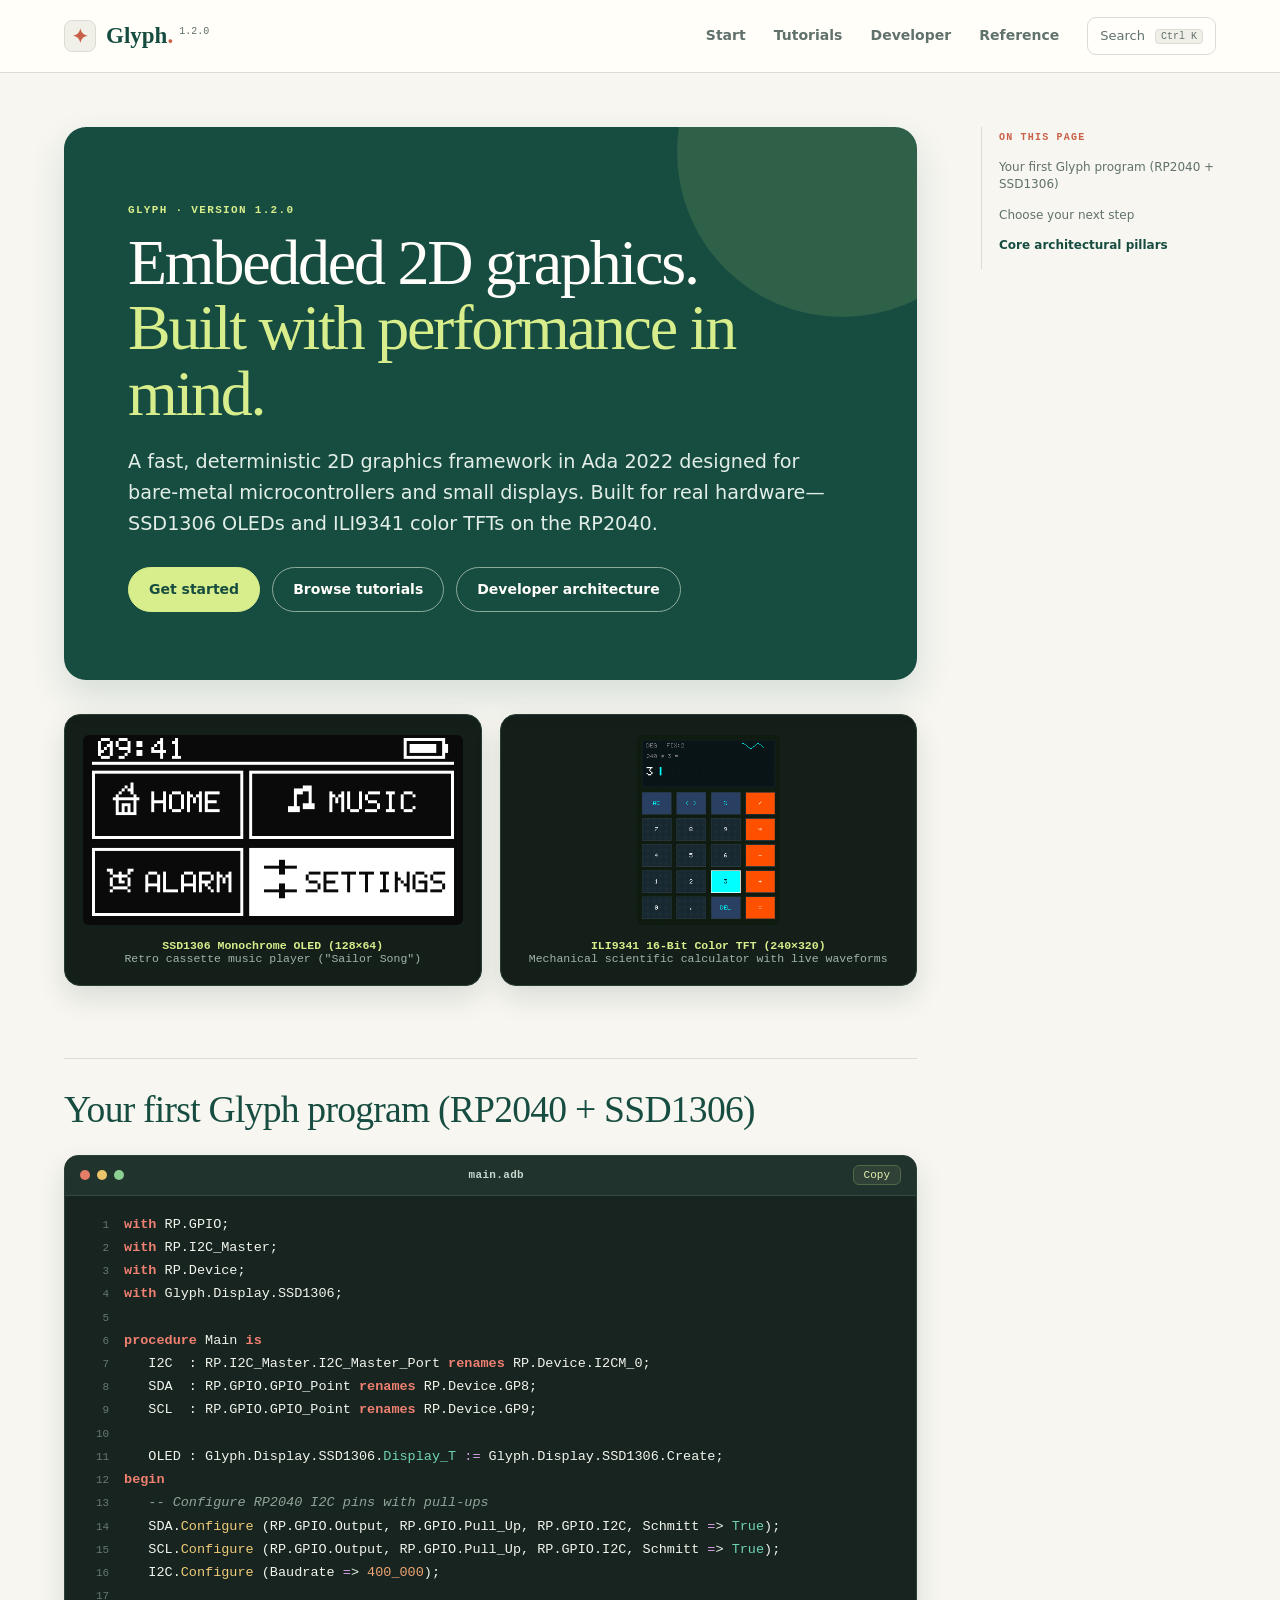
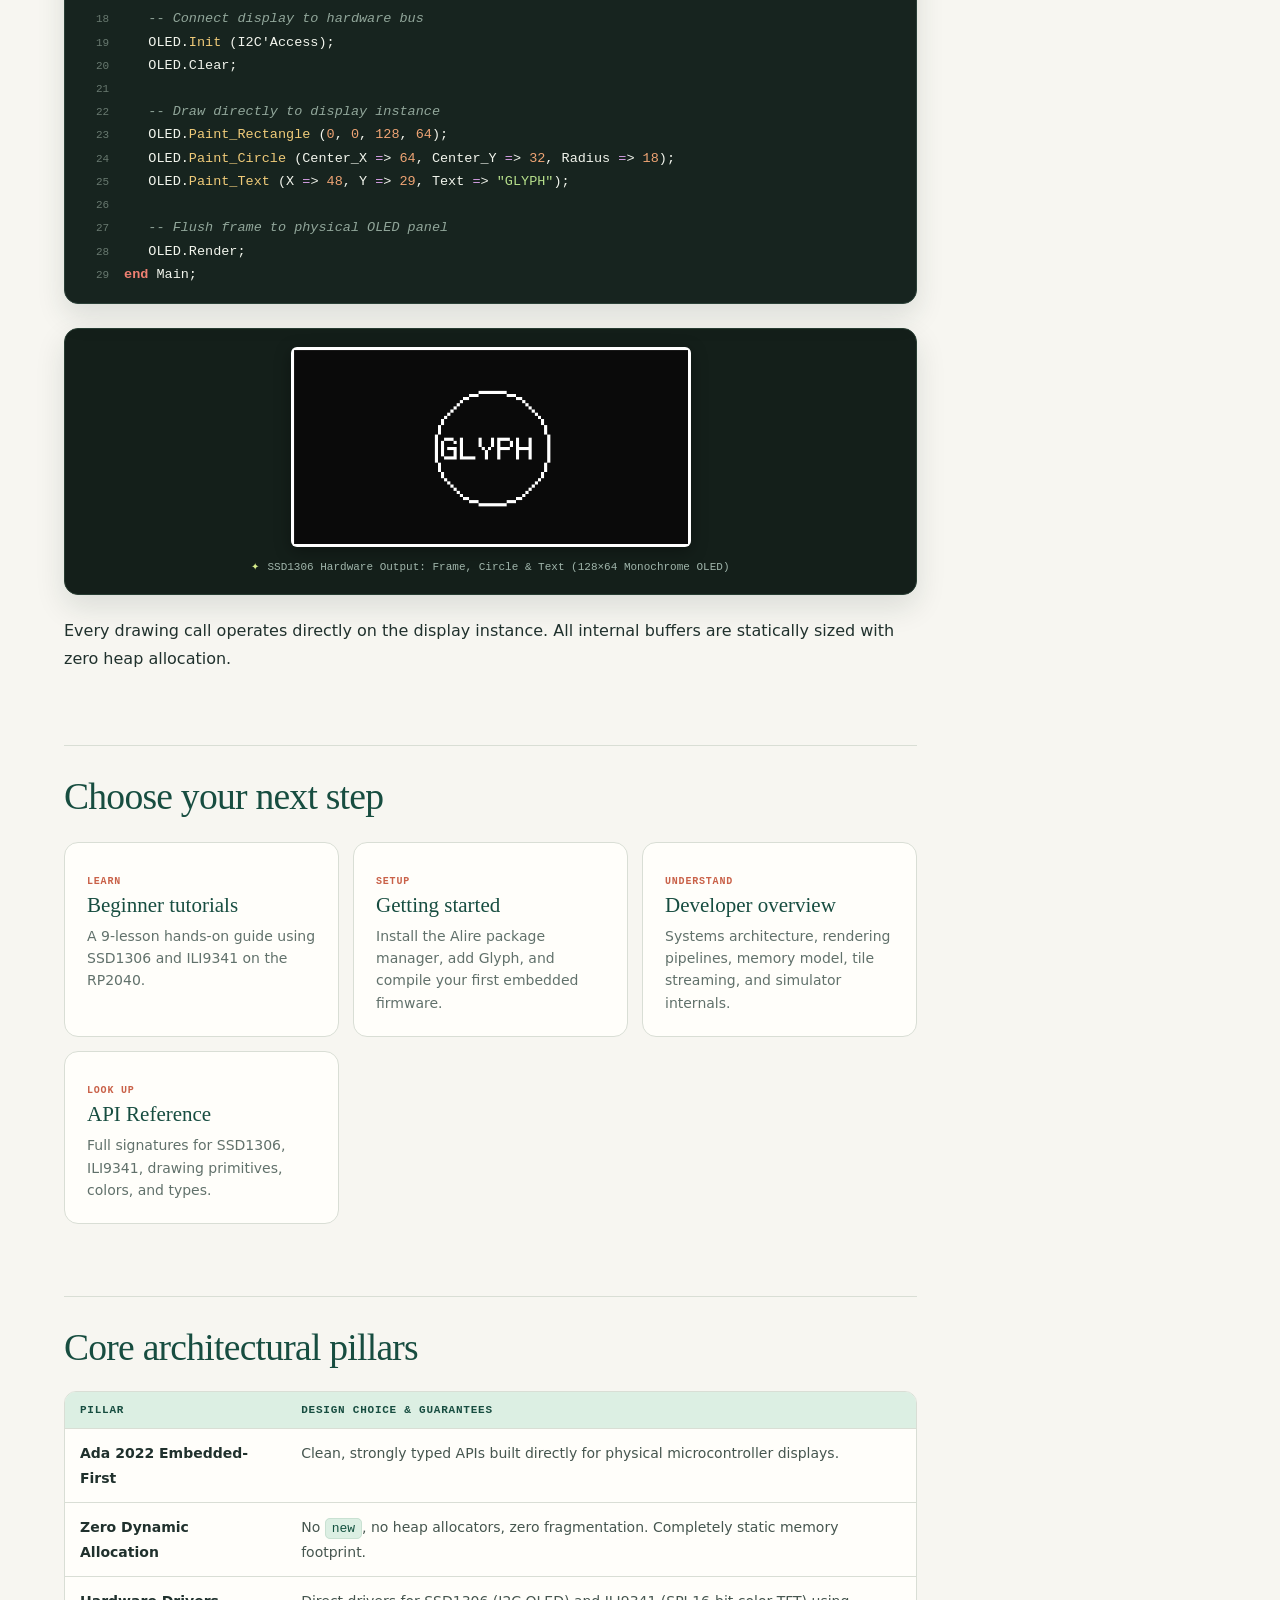
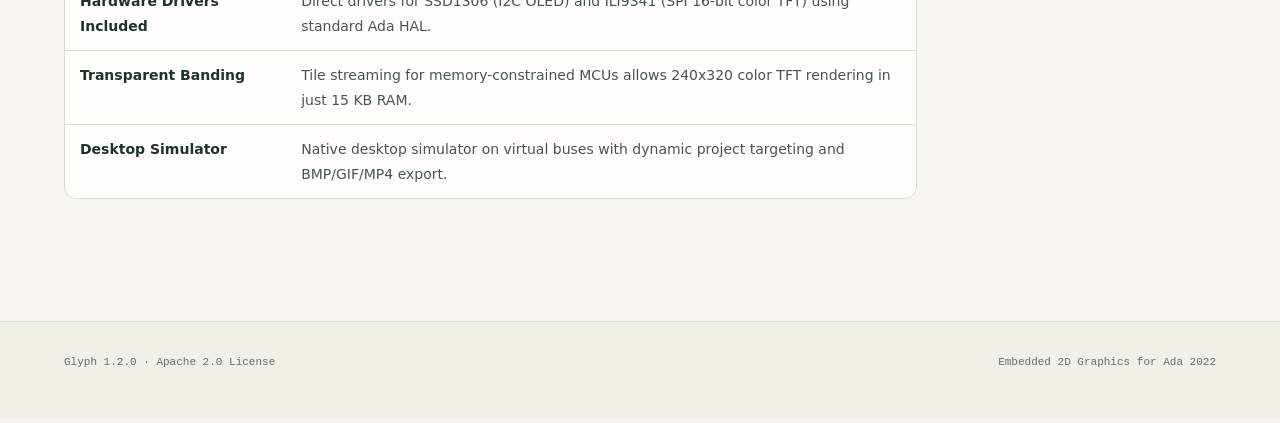
<file: docs/index.html>
<!doctype html><html lang="en"><head><meta charset="utf-8"><meta name="viewport" content="width=device-width,initial-scale=1"><title>Overview · Glyph 1.2.0</title><link rel="stylesheet" href="styles.css"><link rel="icon" href="data:image/svg+xml,<svg xmlns=%22http://www.w3.org/2000/svg%22 viewBox=%220 0 100 100%22><text y=%22.88em%22 font-size=%2286%22 fill=%22%23c96148%22>✦</text></svg>"></head><body data-r=""><header><div class="w"><a class="brand" href="index.html"><span class="brand-mark">✦</span><span>Glyph<i>.</i><sup>1.2.0</sup></span></a><nav><a href="getting-started.html">Start</a><a href="tutorials/index.html">Tutorials</a><a href="developer-overview.html">Developer</a><a href="reference.html">Reference</a></nav><button class="sb" id="sk">Search <kbd>Ctrl K</kbd></button><button class="mb" id="mb" aria-label="Menu">≡</button></div></header><div class="w doc"><article>

<div class="hero">
  <p class="eb">Glyph · version 1.2.0</p>
  <h1>Embedded 2D graphics.<br><em>Built with performance in mind.</em></h1>
  <p class="lead">A fast, deterministic 2D graphics framework in Ada 2022 designed for bare-metal microcontrollers and small displays. Built for real hardware—SSD1306 OLEDs and ILI9341 color TFTs on the RP2040.</p>
  <div class="cta"><a class="btn p" href="getting-started.html">Get started</a><a class="btn" href="tutorials/index.html">Browse tutorials</a><a class="btn" href="developer-overview.html">Developer architecture</a></div>
</div>

<div class="showcase-banner">
  <div class="showcase-item">
    <img src="assets/ssd1306_animation.gif" alt="SSD1306 Music Player" height="190">
    <span><b>SSD1306 Monochrome OLED (128×64)</b><br>Retro cassette music player ("Sailor Song")</span>
  </div>
  <div class="showcase-item">
    <img src="assets/ili9341_animation.gif" alt="ILI9341 Calculator" height="190">
    <span><b>ILI9341 16-Bit Color TFT (240×320)</b><br>Mechanical scientific calculator with live waveforms</span>
  </div>
</div>

<h2 id="first-program">Your first Glyph program (RP2040 + SSD1306)</h2>
<pre><code>with RP.GPIO;
with RP.I2C_Master;
with RP.Device;
with Glyph.Display.SSD1306;

procedure Main is
   I2C  : RP.I2C_Master.I2C_Master_Port renames RP.Device.I2CM_0;
   SDA  : RP.GPIO.GPIO_Point renames RP.Device.GP8;
   SCL  : RP.GPIO.GPIO_Point renames RP.Device.GP9;

   OLED : Glyph.Display.SSD1306.Display_T := Glyph.Display.SSD1306.Create;
begin
   -- Configure RP2040 I2C pins with pull-ups
   SDA.Configure (RP.GPIO.Output, RP.GPIO.Pull_Up, RP.GPIO.I2C, Schmitt => True);
   SCL.Configure (RP.GPIO.Output, RP.GPIO.Pull_Up, RP.GPIO.I2C, Schmitt => True);
   I2C.Configure (Baudrate => 400_000);

   -- Connect display to hardware bus
   OLED.Init (I2C'Access);
   OLED.Clear;

   -- Draw directly to display instance
   OLED.Paint_Rectangle (0, 0, 128, 64);
   OLED.Paint_Circle (Center_X => 64, Center_Y => 32, Radius => 18);
   OLED.Paint_Text (X => 48, Y => 29, Text => "GLYPH");

   -- Flush frame to physical OLED panel
   OLED.Render;
end Main;</code></pre>

<div class="display-preview">
  <img src="assets/first_program.gif" alt="First Program Output on SSD1306" width="400">
  <div class="caption">SSD1306 Hardware Output: Frame, Circle &amp; Text (128×64 Monochrome OLED)</div>
</div>

<p>Every drawing call operates directly on the display instance. All internal buffers are statically sized with zero heap allocation.</p>

<h2 id="learn">Choose your next step</h2>
<div class="grid">
  <a class="card" href="tutorials/index.html">
    <small>LEARN</small>
    <b>Beginner tutorials</b>
    <span>A 9-lesson hands-on guide using SSD1306 and ILI9341 on the RP2040.</span>
  </a>
  <a class="card" href="getting-started.html">
    <small>SETUP</small>
    <b>Getting started</b>
    <span>Install the Alire package manager, add Glyph, and compile your first embedded firmware.</span>
  </a>
  <a class="card" href="developer-overview.html">
    <small>UNDERSTAND</small>
    <b>Developer overview</b>
    <span>Systems architecture, rendering pipelines, memory model, tile streaming, and simulator internals.</span>
  </a>
  <a class="card" href="reference.html">
    <small>LOOK UP</small>
    <b>API Reference</b>
    <span>Full signatures for SSD1306, ILI9341, drawing primitives, colors, and types.</span>
  </a>
</div>

<h2 id="pillars">Core architectural pillars</h2>
<table>
  <tr><th>Pillar<th>Design Choice &amp; Guarantees</tr>
  <tr><td><b>Ada 2022 Embedded-First</b><td>Clean, strongly typed APIs built directly for physical microcontroller displays.</td></tr>
  <tr><td><b>Zero Dynamic Allocation</b><td>No <code>new</code>, no heap allocators, zero fragmentation. Completely static memory footprint.</td></tr>
  <tr><td><b>Hardware Drivers Included</b><td>Direct drivers for SSD1306 (I2C OLED) and ILI9341 (SPI 16-bit color TFT) using standard Ada HAL.</td></tr>
  <tr><td><b>Transparent Banding</b><td>Tile streaming for memory-constrained MCUs allows 240x320 color TFT rendering in just 15 KB RAM.</td></tr>
  <tr><td><b>Desktop Simulator</b><td>Native desktop simulator on virtual buses with dynamic project targeting and BMP/GIF/MP4 export.</td></tr>
</table>

</article><aside id="toc"></aside></div>

<footer><div class="w"><span>Glyph 1.2.0 · Apache 2.0 License</span><span>Embedded 2D Graphics for Ada 2022</span></div></footer>

<div id="pal"><div><input id="pi" placeholder="Search Glyph documentation…"><div id="pl"></div></div></div>

<script src="docs.js"></script>
</body></html>
</file>
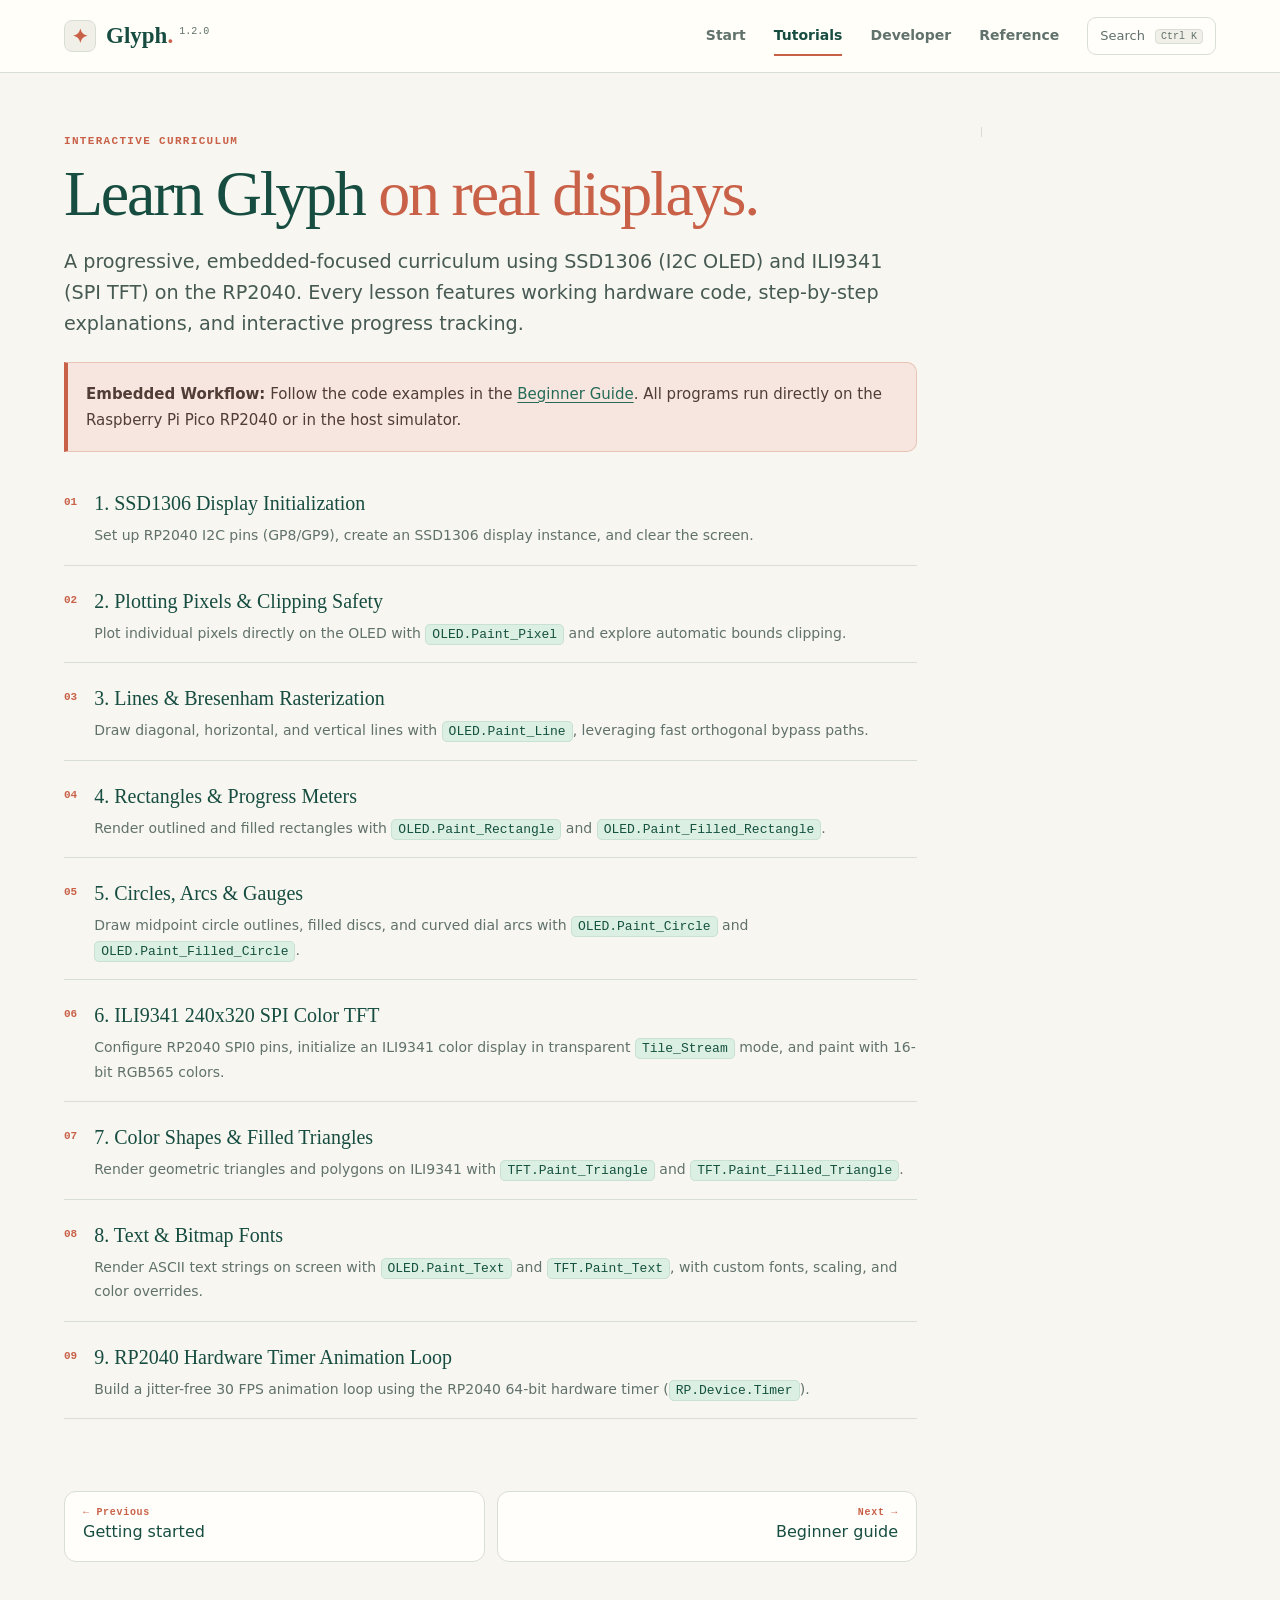
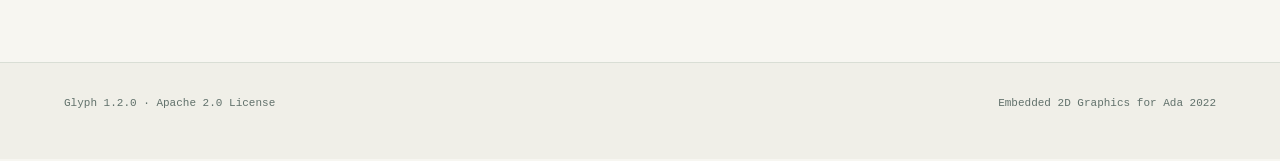
<file: docs/tutorials/index.html>
<!doctype html><html lang="en"><head><meta charset="utf-8"><meta name="viewport" content="width=device-width,initial-scale=1"><title>Tutorials · Glyph 1.2.0</title><link rel="stylesheet" href="../styles.css"><link rel="icon" href="data:image/svg+xml,<svg xmlns=%22http://www.w3.org/2000/svg%22 viewBox=%220 0 100 100%22><text y=%22.88em%22 font-size=%2286%22 fill=%22%23c96148%22>✦</text></svg>"></head><body data-r="../"><header><div class="w"><a class="brand" href="../index.html"><span class="brand-mark">✦</span><span>Glyph<i>.</i><sup>1.2.0</sup></span></a><nav><a href="../getting-started.html">Start</a><a href="../tutorials/index.html" class="on">Tutorials</a><a href="../developer-overview.html">Developer</a><a href="../reference.html">Reference</a></nav><button class="sb" id="sk">Search <kbd>Ctrl K</kbd></button><button class="mb" id="mb" aria-label="Menu">≡</button></div></header><div class="w doc"><article>

<p class="eb">Interactive Curriculum</p>
<h1>Learn Glyph <em>on real displays.</em></h1>
<p class="lead">A progressive, embedded-focused curriculum using SSD1306 (I2C OLED) and ILI9341 (SPI TFT) on the RP2040. Every lesson features working hardware code, step-by-step explanations, and interactive progress tracking.</p>

<div class="note">
  <p><b>Embedded Workflow:</b> Follow the code examples in the <a href="beginner-guide.html">Beginner Guide</a>. All programs run directly on the Raspberry Pi Pico RP2040 or in the host simulator.</p>
</div>

<ol class="les">
  <li><div><a href="beginner-guide.html#l1">1. SSD1306 Display Initialization</a><p>Set up RP2040 I2C pins (GP8/GP9), create an SSD1306 display instance, and clear the screen.</p></div></li>
  <li><div><a href="beginner-guide.html#l2">2. Plotting Pixels &amp; Clipping Safety</a><p>Plot individual pixels directly on the OLED with <code>OLED.Paint_Pixel</code> and explore automatic bounds clipping.</p></div></li>
  <li><div><a href="beginner-guide.html#l3">3. Lines &amp; Bresenham Rasterization</a><p>Draw diagonal, horizontal, and vertical lines with <code>OLED.Paint_Line</code>, leveraging fast orthogonal bypass paths.</p></div></li>
  <li><div><a href="beginner-guide.html#l4">4. Rectangles &amp; Progress Meters</a><p>Render outlined and filled rectangles with <code>OLED.Paint_Rectangle</code> and <code>OLED.Paint_Filled_Rectangle</code>.</p></div></li>
  <li><div><a href="beginner-guide.html#l5">5. Circles, Arcs &amp; Gauges</a><p>Draw midpoint circle outlines, filled discs, and curved dial arcs with <code>OLED.Paint_Circle</code> and <code>OLED.Paint_Filled_Circle</code>.</p></div></li>
  <li><div><a href="beginner-guide.html#l6">6. ILI9341 240x320 SPI Color TFT</a><p>Configure RP2040 SPI0 pins, initialize an ILI9341 color display in transparent <code>Tile_Stream</code> mode, and paint with 16-bit RGB565 colors.</p></div></li>
  <li><div><a href="beginner-guide.html#l7">7. Color Shapes &amp; Filled Triangles</a><p>Render geometric triangles and polygons on ILI9341 with <code>TFT.Paint_Triangle</code> and <code>TFT.Paint_Filled_Triangle</code>.</p></div></li>
  <li><div><a href="beginner-guide.html#l8">8. Text &amp; Bitmap Fonts</a><p>Render ASCII text strings on screen with <code>OLED.Paint_Text</code> and <code>TFT.Paint_Text</code>, with custom fonts, scaling, and color overrides.</p></div></li>
  <li><div><a href="beginner-guide.html#l9">9. RP2040 Hardware Timer Animation Loop</a><p>Build a jitter-free 30 FPS animation loop using the RP2040 64-bit hardware timer (<code>RP.Device.Timer</code>).</p></div></li>
</ol>

<div class="pn">
  <a href="../getting-started.html"><small>← Previous</small>Getting started</a>
  <a href="beginner-guide.html"><small>Next →</small>Beginner guide</a>
</div>

</article><aside id="toc"></aside></div>

<footer><div class="w"><span>Glyph 1.2.0 · Apache 2.0 License</span><span>Embedded 2D Graphics for Ada 2022</span></div></footer>

<div id="pal"><div><input id="pi" placeholder="Search Glyph documentation…"><div id="pl"></div></div></div>

<script src="../docs.js"></script>
</body></html>
</file>
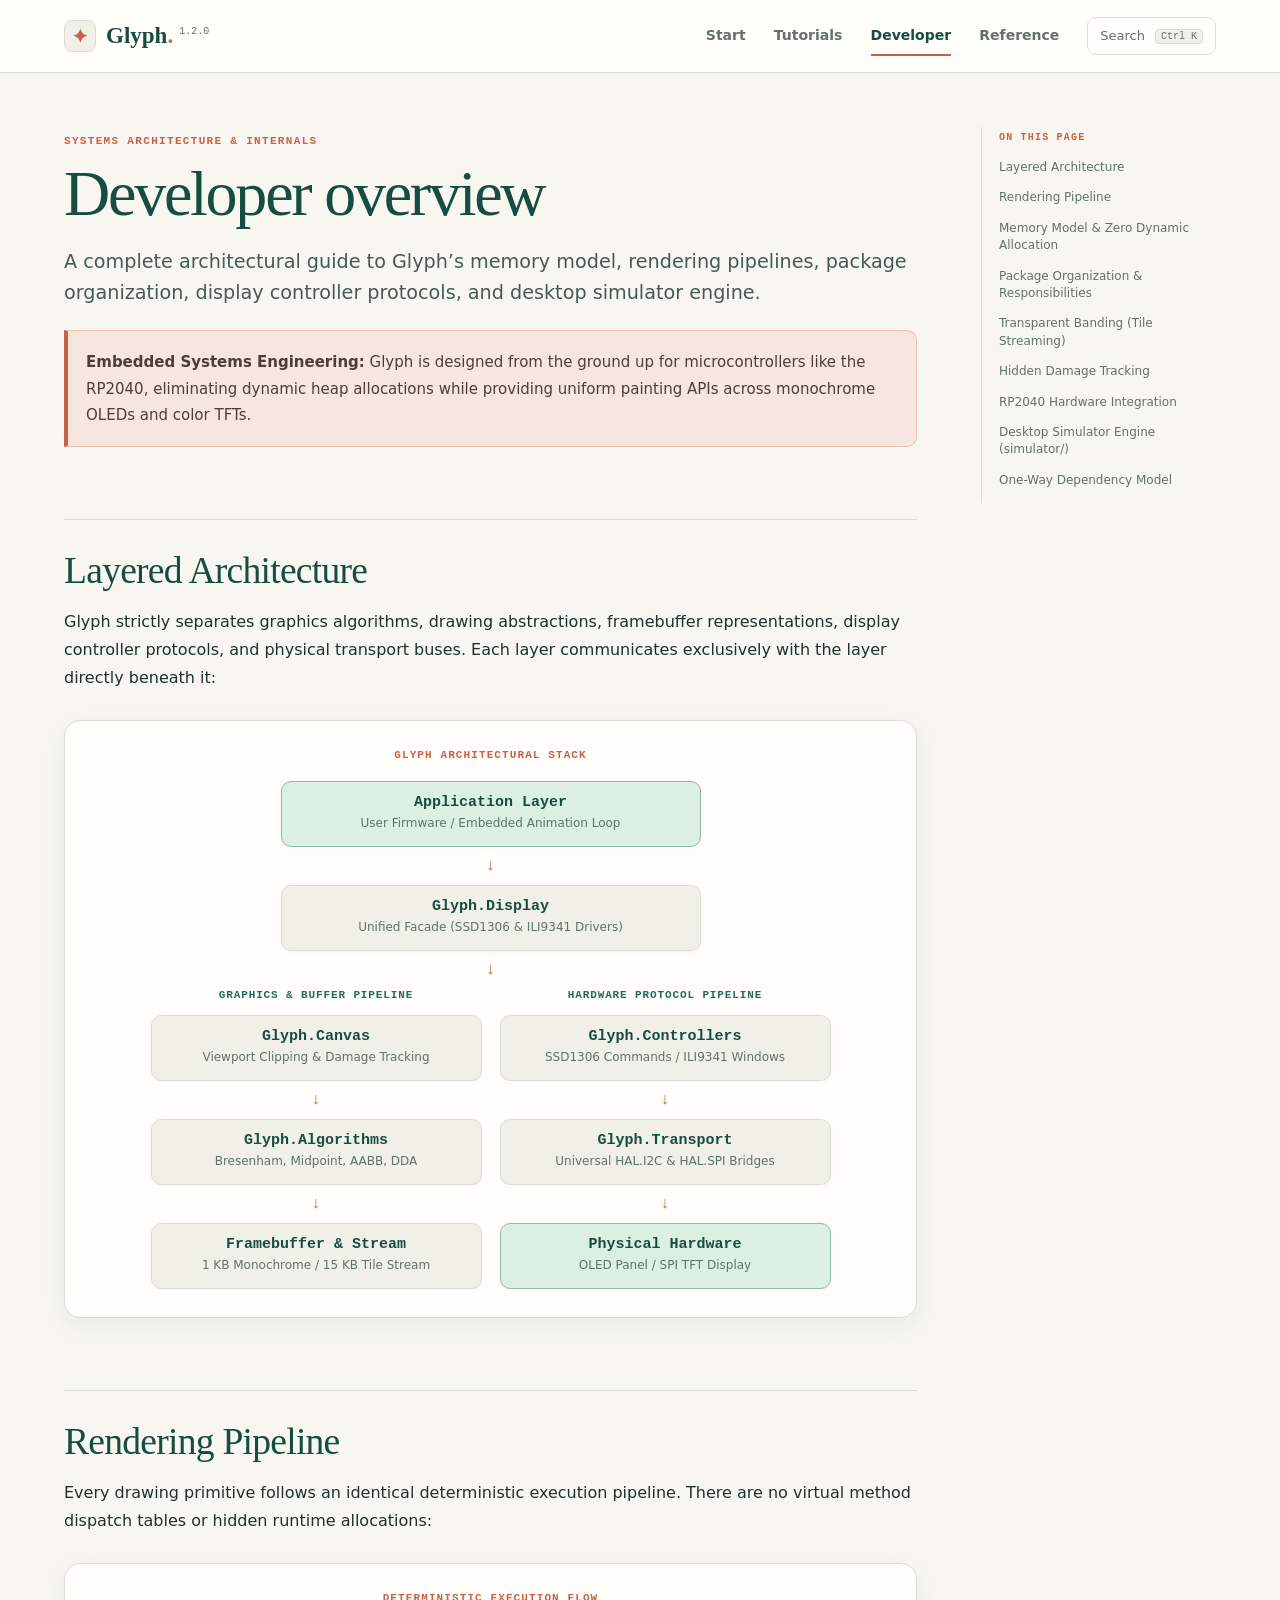
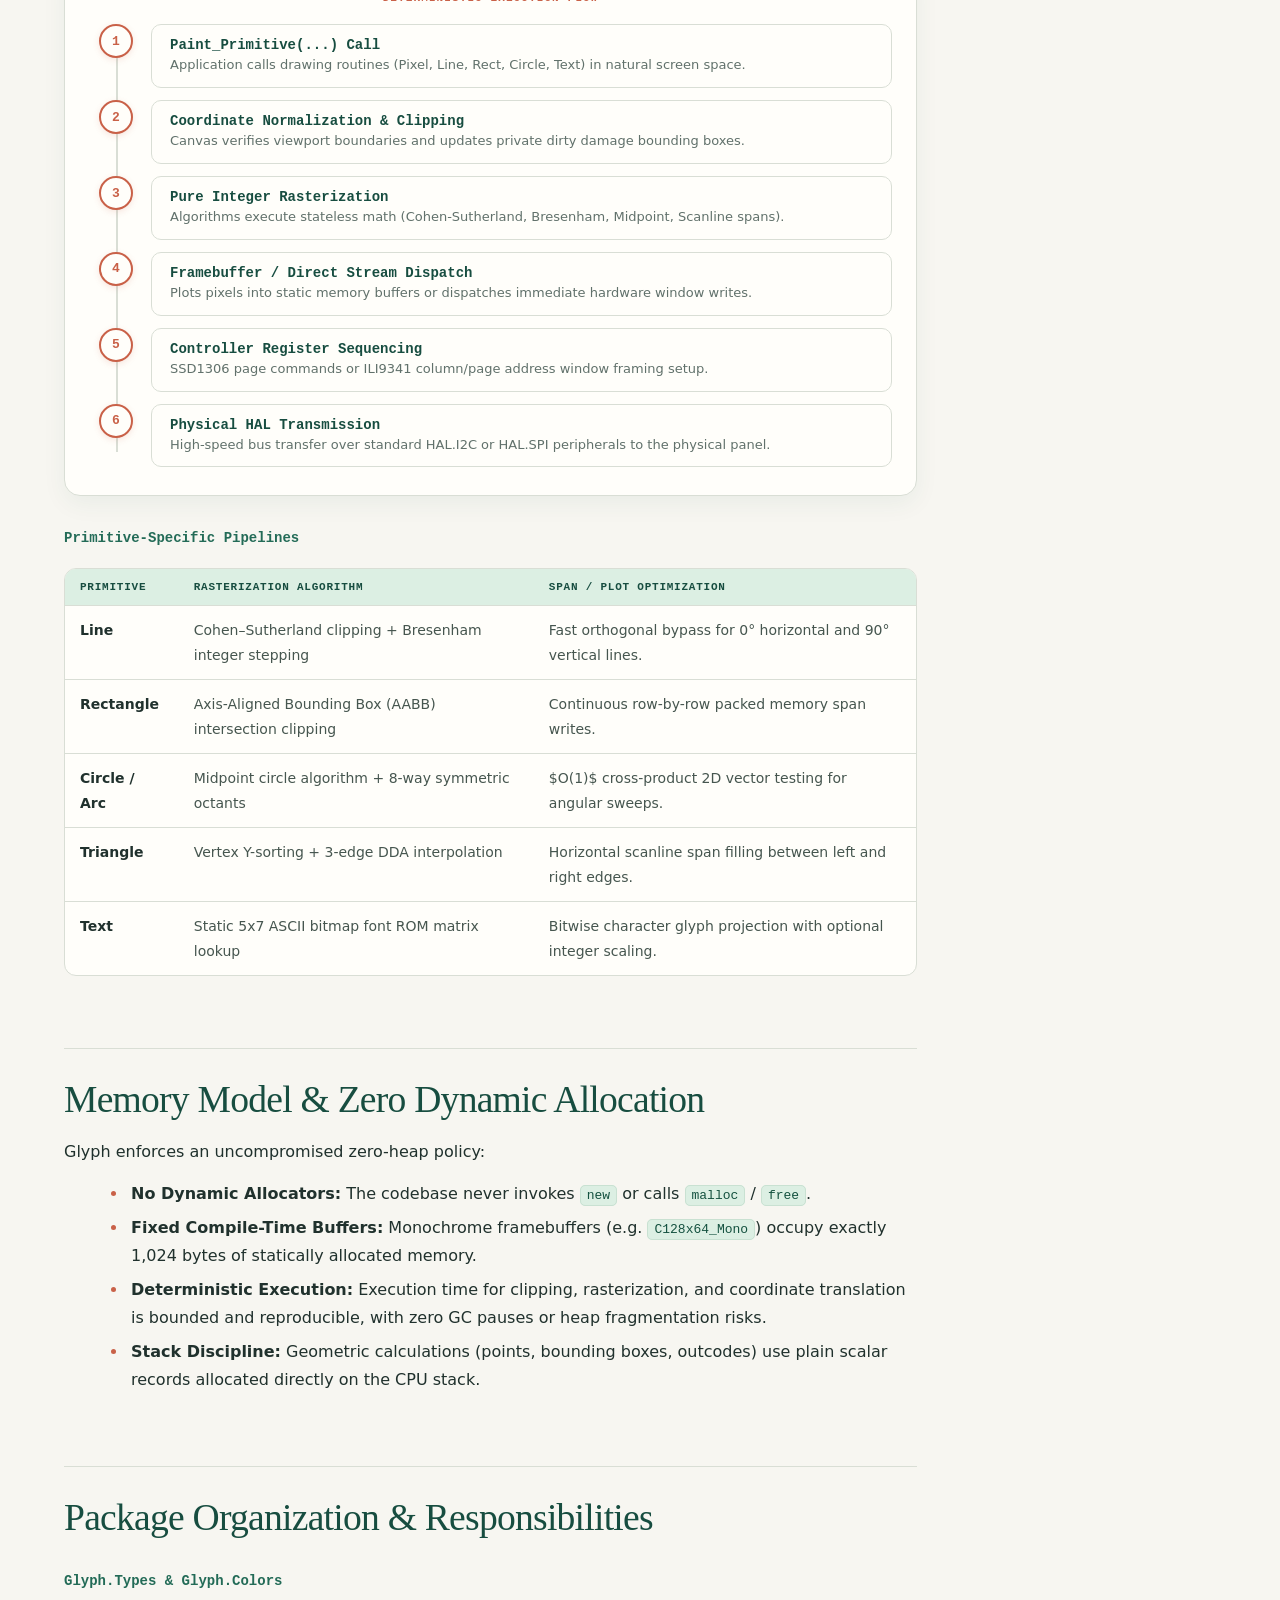
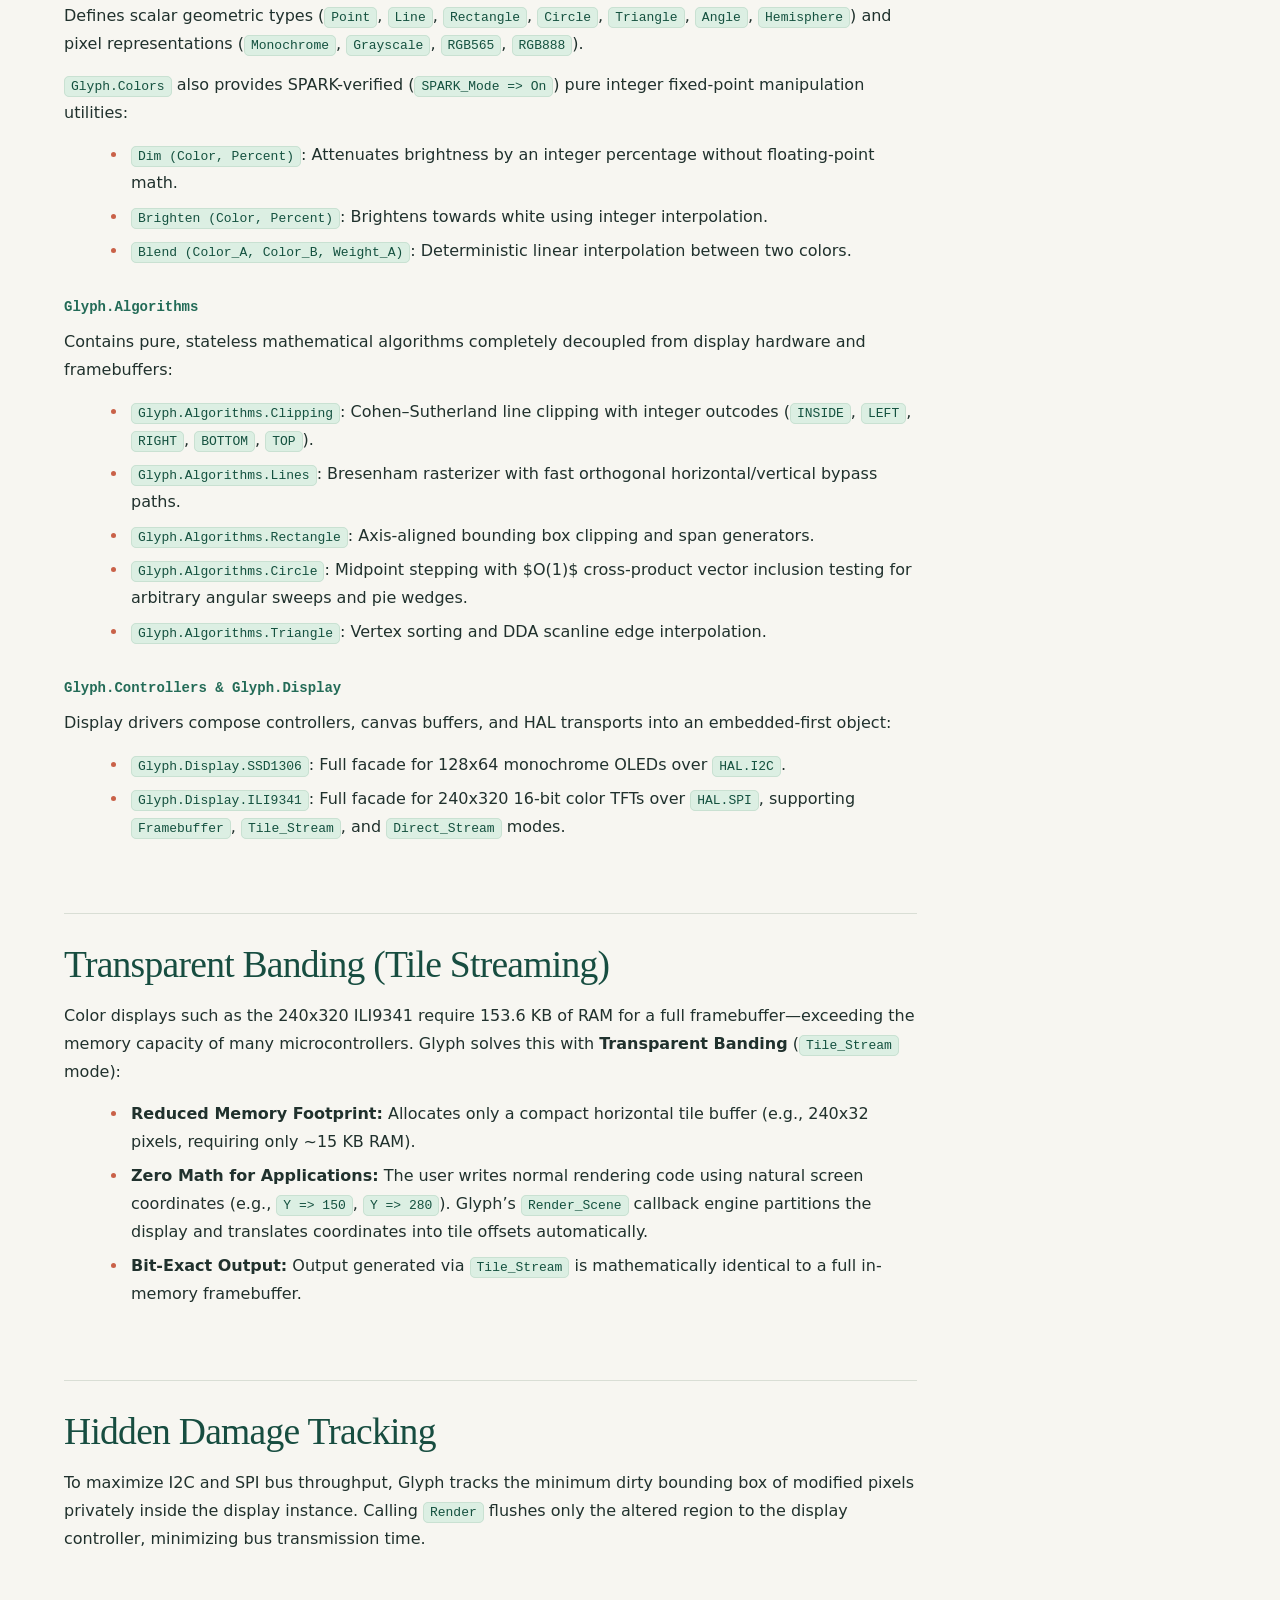
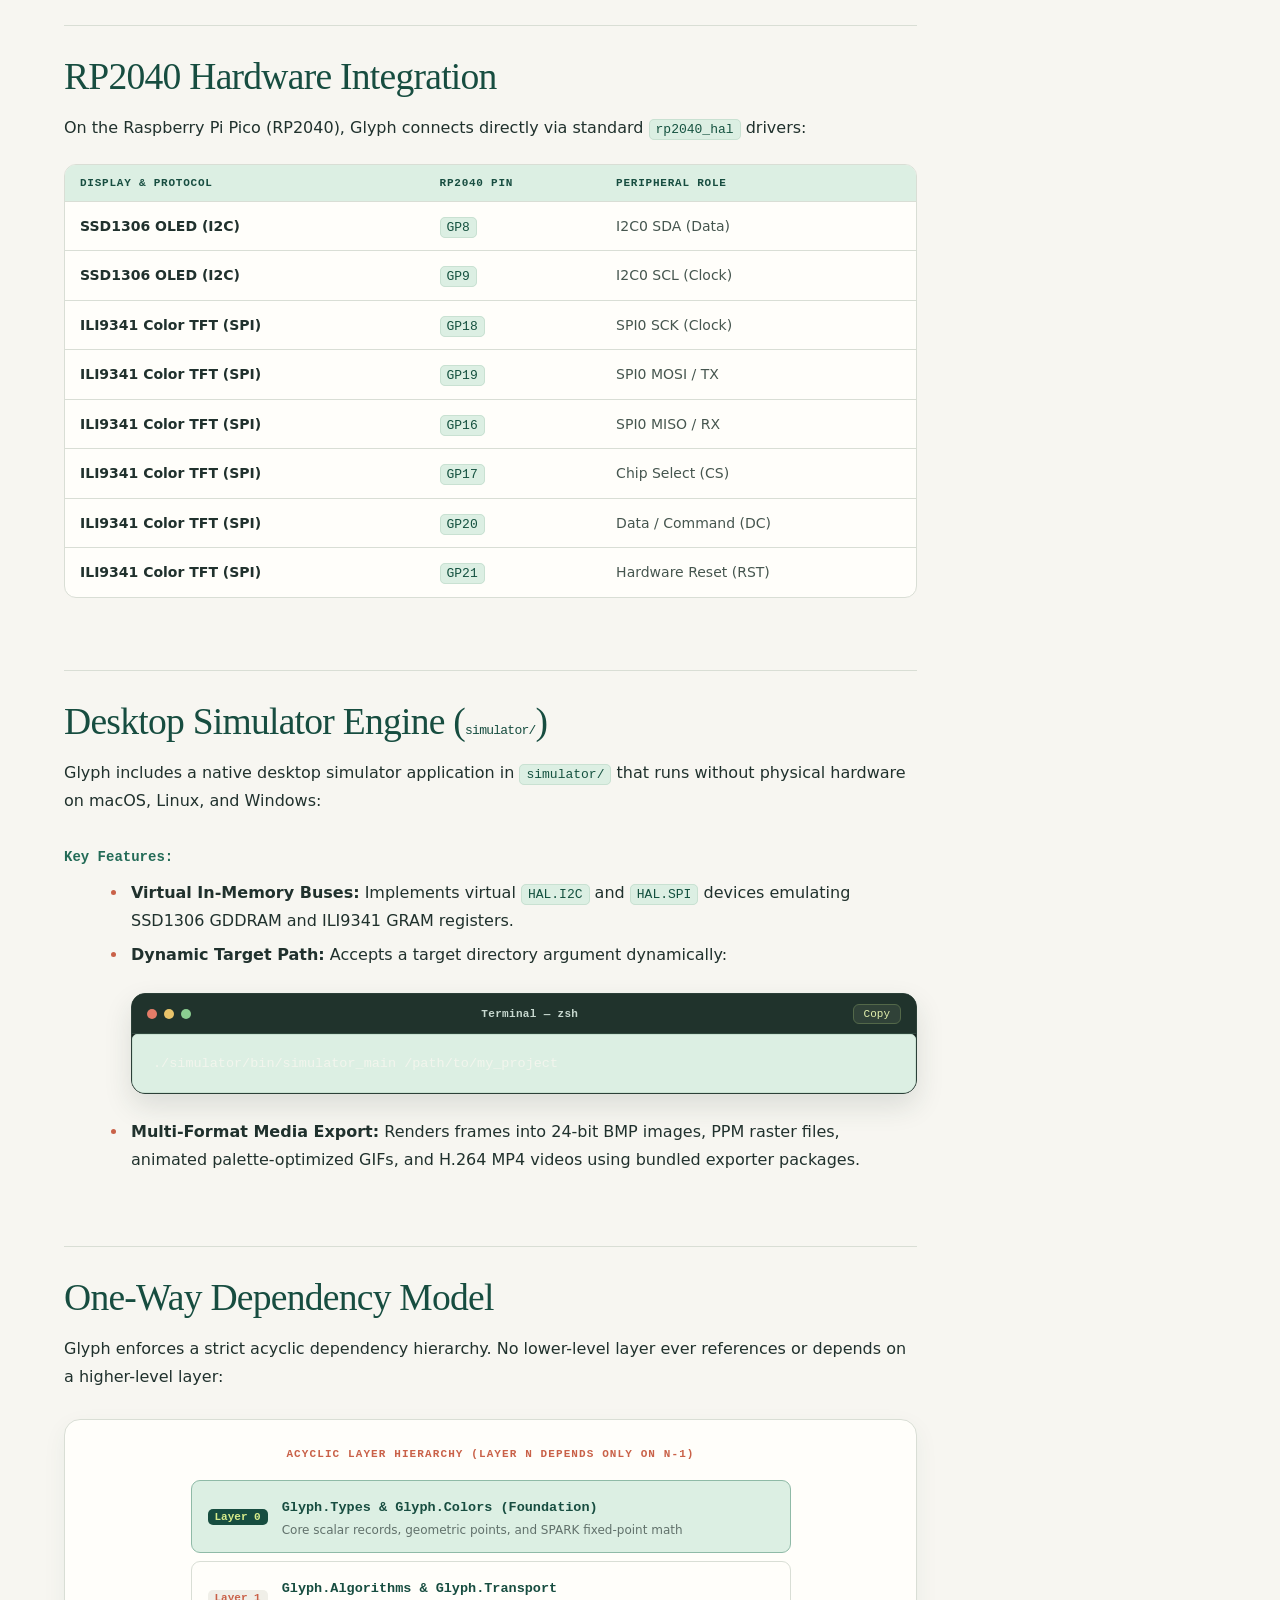
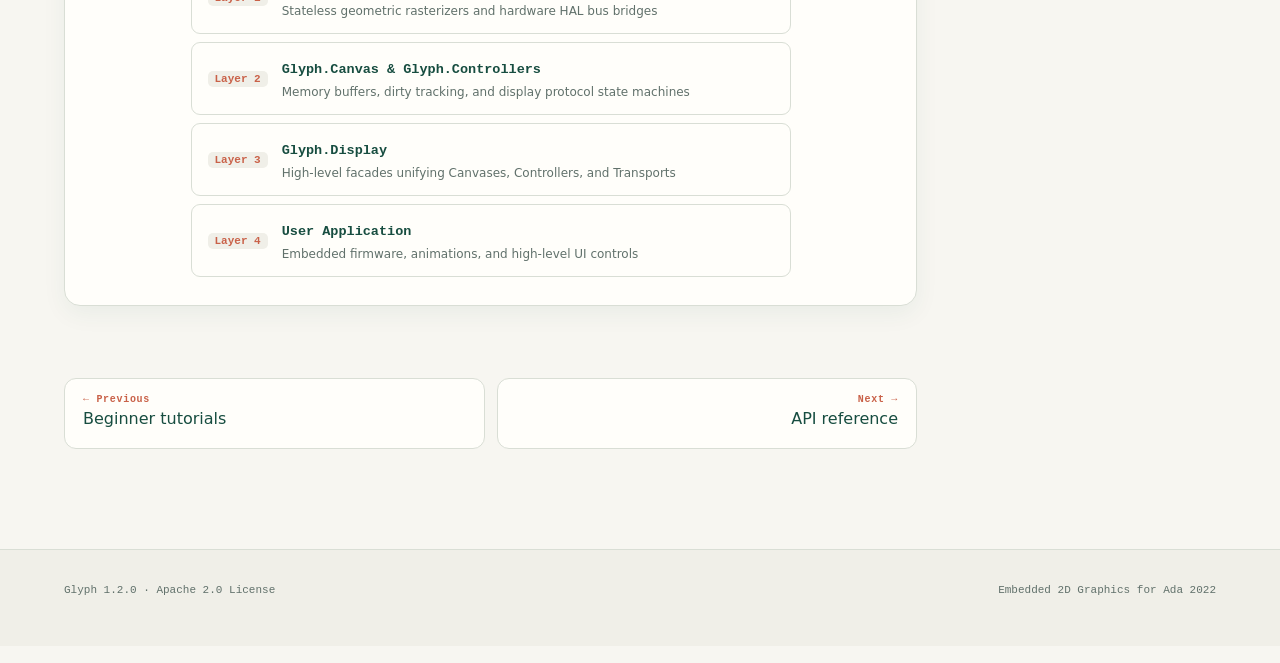
<file: docs/developer-overview.html>
<!doctype html><html lang="en"><head><meta charset="utf-8"><meta name="viewport" content="width=device-width,initial-scale=1"><title>Developer overview · Glyph 1.2.0</title><link rel="stylesheet" href="styles.css"><link rel="icon" href="data:image/svg+xml,<svg xmlns=%22http://www.w3.org/2000/svg%22 viewBox=%220 0 100 100%22><text y=%22.88em%22 font-size=%2286%22 fill=%22%23c96148%22>✦</text></svg>"></head><body data-r=""><header><div class="w"><a class="brand" href="index.html"><span class="brand-mark">✦</span><span>Glyph<i>.</i><sup>1.2.0</sup></span></a><nav><a href="getting-started.html">Start</a><a href="tutorials/index.html">Tutorials</a><a href="developer-overview.html" class="on">Developer</a><a href="reference.html">Reference</a></nav><button class="sb" id="sk">Search <kbd>Ctrl K</kbd></button><button class="mb" id="mb" aria-label="Menu">≡</button></div></header><div class="w doc"><article>

<p class="eb">Systems Architecture &amp; Internals</p>
<h1>Developer overview</h1>
<p class="lead">A complete architectural guide to Glyph’s memory model, rendering pipelines, package organization, display controller protocols, and desktop simulator engine.</p>

<div class="note">
  <p><b>Embedded Systems Engineering:</b> Glyph is designed from the ground up for microcontrollers like the RP2040, eliminating dynamic heap allocations while providing uniform painting APIs across monochrome OLEDs and color TFTs.</p>
</div>

<!-- Architecture -->
<h2 id="architecture">Layered Architecture</h2>
<p>Glyph strictly separates graphics algorithms, drawing abstractions, framebuffer representations, display controller protocols, and physical transport buses. Each layer communicates exclusively with the layer directly beneath it:</p>

<div class="diag-box">
  <div class="diag-title">Glyph Architectural Stack</div>
  <div class="arch-tree">
    <div class="arch-node highlight">
      <b>Application Layer</b>
      <small>User Firmware / Embedded Animation Loop</small>
    </div>
    <div class="arch-arrow">↓</div>
    <div class="arch-node">
      <b>Glyph.Display</b>
      <small>Unified Facade (SSD1306 &amp; ILI9341 Drivers)</small>
    </div>
    <div class="arch-arrow">↓</div>
    <div class="arch-branches">
      <div class="arch-branch-col">
        <div class="arch-branch-header">Graphics &amp; Buffer Pipeline</div>
        <div class="arch-node">
          <b>Glyph.Canvas</b>
          <small>Viewport Clipping &amp; Damage Tracking</small>
        </div>
        <div class="arch-arrow">↓</div>
        <div class="arch-node">
          <b>Glyph.Algorithms</b>
          <small>Bresenham, Midpoint, AABB, DDA</small>
        </div>
        <div class="arch-arrow">↓</div>
        <div class="arch-node">
          <b>Framebuffer &amp; Stream</b>
          <small>1 KB Monochrome / 15 KB Tile Stream</small>
        </div>
      </div>
      <div class="arch-branch-col">
        <div class="arch-branch-header">Hardware Protocol Pipeline</div>
        <div class="arch-node">
          <b>Glyph.Controllers</b>
          <small>SSD1306 Commands / ILI9341 Windows</small>
        </div>
        <div class="arch-arrow">↓</div>
        <div class="arch-node">
          <b>Glyph.Transport</b>
          <small>Universal HAL.I2C &amp; HAL.SPI Bridges</small>
        </div>
        <div class="arch-arrow">↓</div>
        <div class="arch-node highlight">
          <b>Physical Hardware</b>
          <small>OLED Panel / SPI TFT Display</small>
        </div>
      </div>
    </div>
  </div>
</div>

<!-- Rendering Pipeline -->
<h2 id="pipeline">Rendering Pipeline</h2>
<p>Every drawing primitive follows an identical deterministic execution pipeline. There are no virtual method dispatch tables or hidden runtime allocations:</p>

<div class="diag-box">
  <div class="diag-title">Deterministic Execution Flow</div>
  <div class="pipeline-flow">
    <div class="pipe-step">
      <div class="pipe-num">1</div>
      <div class="pipe-content">
        <b>Paint_Primitive(...) Call</b>
        <p>Application calls drawing routines (Pixel, Line, Rect, Circle, Text) in natural screen space.</p>
      </div>
    </div>
    <div class="pipe-step">
      <div class="pipe-num">2</div>
      <div class="pipe-content">
        <b>Coordinate Normalization &amp; Clipping</b>
        <p>Canvas verifies viewport boundaries and updates private dirty damage bounding boxes.</p>
      </div>
    </div>
    <div class="pipe-step">
      <div class="pipe-num">3</div>
      <div class="pipe-content">
        <b>Pure Integer Rasterization</b>
        <p>Algorithms execute stateless math (Cohen-Sutherland, Bresenham, Midpoint, Scanline spans).</p>
      </div>
    </div>
    <div class="pipe-step">
      <div class="pipe-num">4</div>
      <div class="pipe-content">
        <b>Framebuffer / Direct Stream Dispatch</b>
        <p>Plots pixels into static memory buffers or dispatches immediate hardware window writes.</p>
      </div>
    </div>
    <div class="pipe-step">
      <div class="pipe-num">5</div>
      <div class="pipe-content">
        <b>Controller Register Sequencing</b>
        <p>SSD1306 page commands or ILI9341 column/page address window framing setup.</p>
      </div>
    </div>
    <div class="pipe-step">
      <div class="pipe-num">6</div>
      <div class="pipe-content">
        <b>Physical HAL Transmission</b>
        <p>High-speed bus transfer over standard HAL.I2C or HAL.SPI peripherals to the physical panel.</p>
      </div>
    </div>
  </div>
</div>

<h3>Primitive-Specific Pipelines</h3>
<table>
  <tr><th>Primitive<th>Rasterization Algorithm<th>Span / Plot Optimization</tr>
  <tr><td><b>Line</b><td>Cohen–Sutherland clipping + Bresenham integer stepping</td><td>Fast orthogonal bypass for 0° horizontal and 90° vertical lines.</td></tr>
  <tr><td><b>Rectangle</b><td>Axis-Aligned Bounding Box (AABB) intersection clipping</td><td>Continuous row-by-row packed memory span writes.</td></tr>
  <tr><td><b>Circle / Arc</b><td>Midpoint circle algorithm + 8-way symmetric octants</td><td>$O(1)$ cross-product 2D vector testing for angular sweeps.</td></tr>
  <tr><td><b>Triangle</b><td>Vertex Y-sorting + 3-edge DDA interpolation</td><td>Horizontal scanline span filling between left and right edges.</td></tr>
  <tr><td><b>Text</b><td>Static 5x7 ASCII bitmap font ROM matrix lookup</td><td>Bitwise character glyph projection with optional integer scaling.</td></tr>
</table>

<!-- Memory Model -->
<h2 id="memory-model">Memory Model &amp; Zero Dynamic Allocation</h2>
<p>Glyph enforces an uncompromised zero-heap policy:</p>
<ul>
  <li><b>No Dynamic Allocators:</b> The codebase never invokes <code>new</code> or calls <code>malloc</code> / <code>free</code>.</li>
  <li><b>Fixed Compile-Time Buffers:</b> Monochrome framebuffers (e.g. <code>C128x64_Mono</code>) occupy exactly 1,024 bytes of statically allocated memory.</li>
  <li><b>Deterministic Execution:</b> Execution time for clipping, rasterization, and coordinate translation is bounded and reproducible, with zero GC pauses or heap fragmentation risks.</li>
  <li><b>Stack Discipline:</b> Geometric calculations (points, bounding boxes, outcodes) use plain scalar records allocated directly on the CPU stack.</li>
</ul>

<!-- Package Responsibilities -->
<h2 id="packages">Package Organization &amp; Responsibilities</h2>

<h3>Glyph.Types &amp; Glyph.Colors</h3>
<p>Defines scalar geometric types (<code>Point</code>, <code>Line</code>, <code>Rectangle</code>, <code>Circle</code>, <code>Triangle</code>, <code>Angle</code>, <code>Hemisphere</code>) and pixel representations (<code>Monochrome</code>, <code>Grayscale</code>, <code>RGB565</code>, <code>RGB888</code>).</p>
<p><code>Glyph.Colors</code> also provides SPARK-verified (<code>SPARK_Mode => On</code>) pure integer fixed-point manipulation utilities:</p>
<ul>
  <li><code>Dim (Color, Percent)</code>: Attenuates brightness by an integer percentage without floating-point math.</li>
  <li><code>Brighten (Color, Percent)</code>: Brightens towards white using integer interpolation.</li>
  <li><code>Blend (Color_A, Color_B, Weight_A)</code>: Deterministic linear interpolation between two colors.</li>
</ul>

<h3>Glyph.Algorithms</h3>
<p>Contains pure, stateless mathematical algorithms completely decoupled from display hardware and framebuffers:</p>
<ul>
  <li><code>Glyph.Algorithms.Clipping</code>: Cohen–Sutherland line clipping with integer outcodes (<code>INSIDE</code>, <code>LEFT</code>, <code>RIGHT</code>, <code>BOTTOM</code>, <code>TOP</code>).</li>
  <li><code>Glyph.Algorithms.Lines</code>: Bresenham rasterizer with fast orthogonal horizontal/vertical bypass paths.</li>
  <li><code>Glyph.Algorithms.Rectangle</code>: Axis-aligned bounding box clipping and span generators.</li>
  <li><code>Glyph.Algorithms.Circle</code>: Midpoint stepping with $O(1)$ cross-product vector inclusion testing for arbitrary angular sweeps and pie wedges.</li>
  <li><code>Glyph.Algorithms.Triangle</code>: Vertex sorting and DDA scanline edge interpolation.</li>
</ul>

<h3>Glyph.Controllers &amp; Glyph.Display</h3>
<p>Display drivers compose controllers, canvas buffers, and HAL transports into an embedded-first object:</p>
<ul>
  <li><code>Glyph.Display.SSD1306</code>: Full facade for 128x64 monochrome OLEDs over <code>HAL.I2C</code>.</li>
  <li><code>Glyph.Display.ILI9341</code>: Full facade for 240x320 16-bit color TFTs over <code>HAL.SPI</code>, supporting <code>Framebuffer</code>, <code>Tile_Stream</code>, and <code>Direct_Stream</code> modes.</li>
</ul>

<!-- Banding & Damage Tracking -->
<h2 id="banding">Transparent Banding (Tile Streaming)</h2>
<p>Color displays such as the 240x320 ILI9341 require 153.6 KB of RAM for a full framebuffer—exceeding the memory capacity of many microcontrollers. Glyph solves this with <b>Transparent Banding</b> (<code>Tile_Stream</code> mode):</p>
<ul>
  <li><b>Reduced Memory Footprint:</b> Allocates only a compact horizontal tile buffer (e.g., 240x32 pixels, requiring only ~15 KB RAM).</li>
  <li><b>Zero Math for Applications:</b> The user writes normal rendering code using natural screen coordinates (e.g., <code>Y => 150</code>, <code>Y => 280</code>). Glyph’s <code>Render_Scene</code> callback engine partitions the display and translates coordinates into tile offsets automatically.</li>
  <li><b>Bit-Exact Output:</b> Output generated via <code>Tile_Stream</code> is mathematically identical to a full in-memory framebuffer.</li>
</ul>

<h2 id="damage-tracking">Hidden Damage Tracking</h2>
<p>To maximize I2C and SPI bus throughput, Glyph tracks the minimum dirty bounding box of modified pixels privately inside the display instance. Calling <code>Render</code> flushes only the altered region to the display controller, minimizing bus transmission time.</p>

<!-- RP2040 Hardware Integration -->
<h2 id="rp2040-hardware">RP2040 Hardware Integration</h2>
<p>On the Raspberry Pi Pico (RP2040), Glyph connects directly via standard <code>rp2040_hal</code> drivers:</p>

<table>
  <tr><th>Display &amp; Protocol<th>RP2040 Pin<th>Peripheral Role</tr>
  <tr><td><b>SSD1306 OLED (I2C)</b></td><td><code>GP8</code></td><td>I2C0 SDA (Data)</td></tr>
  <tr><td><b>SSD1306 OLED (I2C)</b></td><td><code>GP9</code></td><td>I2C0 SCL (Clock)</td></tr>
  <tr><td><b>ILI9341 Color TFT (SPI)</b></td><td><code>GP18</code></td><td>SPI0 SCK (Clock)</td></tr>
  <tr><td><b>ILI9341 Color TFT (SPI)</b></td><td><code>GP19</code></td><td>SPI0 MOSI / TX</td></tr>
  <tr><td><b>ILI9341 Color TFT (SPI)</b></td><td><code>GP16</code></td><td>SPI0 MISO / RX</td></tr>
  <tr><td><b>ILI9341 Color TFT (SPI)</b></td><td><code>GP17</code></td><td>Chip Select (CS)</td></tr>
  <tr><td><b>ILI9341 Color TFT (SPI)</b></td><td><code>GP20</code></td><td>Data / Command (DC)</td></tr>
  <tr><td><b>ILI9341 Color TFT (SPI)</b></td><td><code>GP21</code></td><td>Hardware Reset (RST)</td></tr>
</table>

<!-- Desktop Simulator -->
<h2 id="simulator">Desktop Simulator Engine (<code>simulator/</code>)</h2>
<p>Glyph includes a native desktop simulator application in <code>simulator/</code> that runs without physical hardware on macOS, Linux, and Windows:</p>

<h3>Key Features:</h3>
<ul>
  <li><b>Virtual In-Memory Buses:</b> Implements virtual <code>HAL.I2C</code> and <code>HAL.SPI</code> devices emulating SSD1306 GDDRAM and ILI9341 GRAM registers.</li>
  <li><b>Dynamic Target Path:</b> Accepts a target directory argument dynamically:
    <pre class="sh"><code>./simulator/bin/simulator_main /path/to/my_project</code></pre>
  </li>
  <li><b>Multi-Format Media Export:</b> Renders frames into 24-bit BMP images, PPM raster files, animated palette-optimized GIFs, and H.264 MP4 videos using bundled exporter packages.</li>
</ul>

<!-- Dependency Rules -->
<h2 id="dependency-rules">One-Way Dependency Model</h2>
<p>Glyph enforces a strict acyclic dependency hierarchy. No lower-level layer ever references or depends on a higher-level layer:</p>

<div class="diag-box">
  <div class="diag-title">Acyclic Layer Hierarchy (Layer N depends only on N-1)</div>
  <div class="dep-layers">
    <div class="dep-layer">
      <span class="dep-lvl">Layer 4</span>
      <div class="dep-info">
        <b>User Application</b>
        <span>Embedded firmware, animations, and high-level UI controls</span>
      </div>
    </div>
    <div class="dep-layer">
      <span class="dep-lvl">Layer 3</span>
      <div class="dep-info">
        <b>Glyph.Display</b>
        <span>High-level facades unifying Canvases, Controllers, and Transports</span>
      </div>
    </div>
    <div class="dep-layer">
      <span class="dep-lvl">Layer 2</span>
      <div class="dep-info">
        <b>Glyph.Canvas &amp; Glyph.Controllers</b>
        <span>Memory buffers, dirty tracking, and display protocol state machines</span>
      </div>
    </div>
    <div class="dep-layer">
      <span class="dep-lvl">Layer 1</span>
      <div class="dep-info">
        <b>Glyph.Algorithms &amp; Glyph.Transport</b>
        <span>Stateless geometric rasterizers and hardware HAL bus bridges</span>
      </div>
    </div>
    <div class="dep-layer root">
      <span class="dep-lvl">Layer 0</span>
      <div class="dep-info">
        <b>Glyph.Types &amp; Glyph.Colors (Foundation)</b>
        <span>Core scalar records, geometric points, and SPARK fixed-point math</span>
      </div>
    </div>
  </div>
</div>

<div class="pn">
  <a href="tutorials/beginner-guide.html"><small>← Previous</small>Beginner tutorials</a>
  <a href="reference.html"><small>Next →</small>API reference</a>
</div>

</article><aside id="toc"></aside></div>

<footer><div class="w"><span>Glyph 1.2.0 · Apache 2.0 License</span><span>Embedded 2D Graphics for Ada 2022</span></div></footer>

<div id="pal"><div><input id="pi" placeholder="Search Glyph documentation…"><div id="pl"></div></div></div>

<script src="docs.js"></script>
</body></html>
</file>
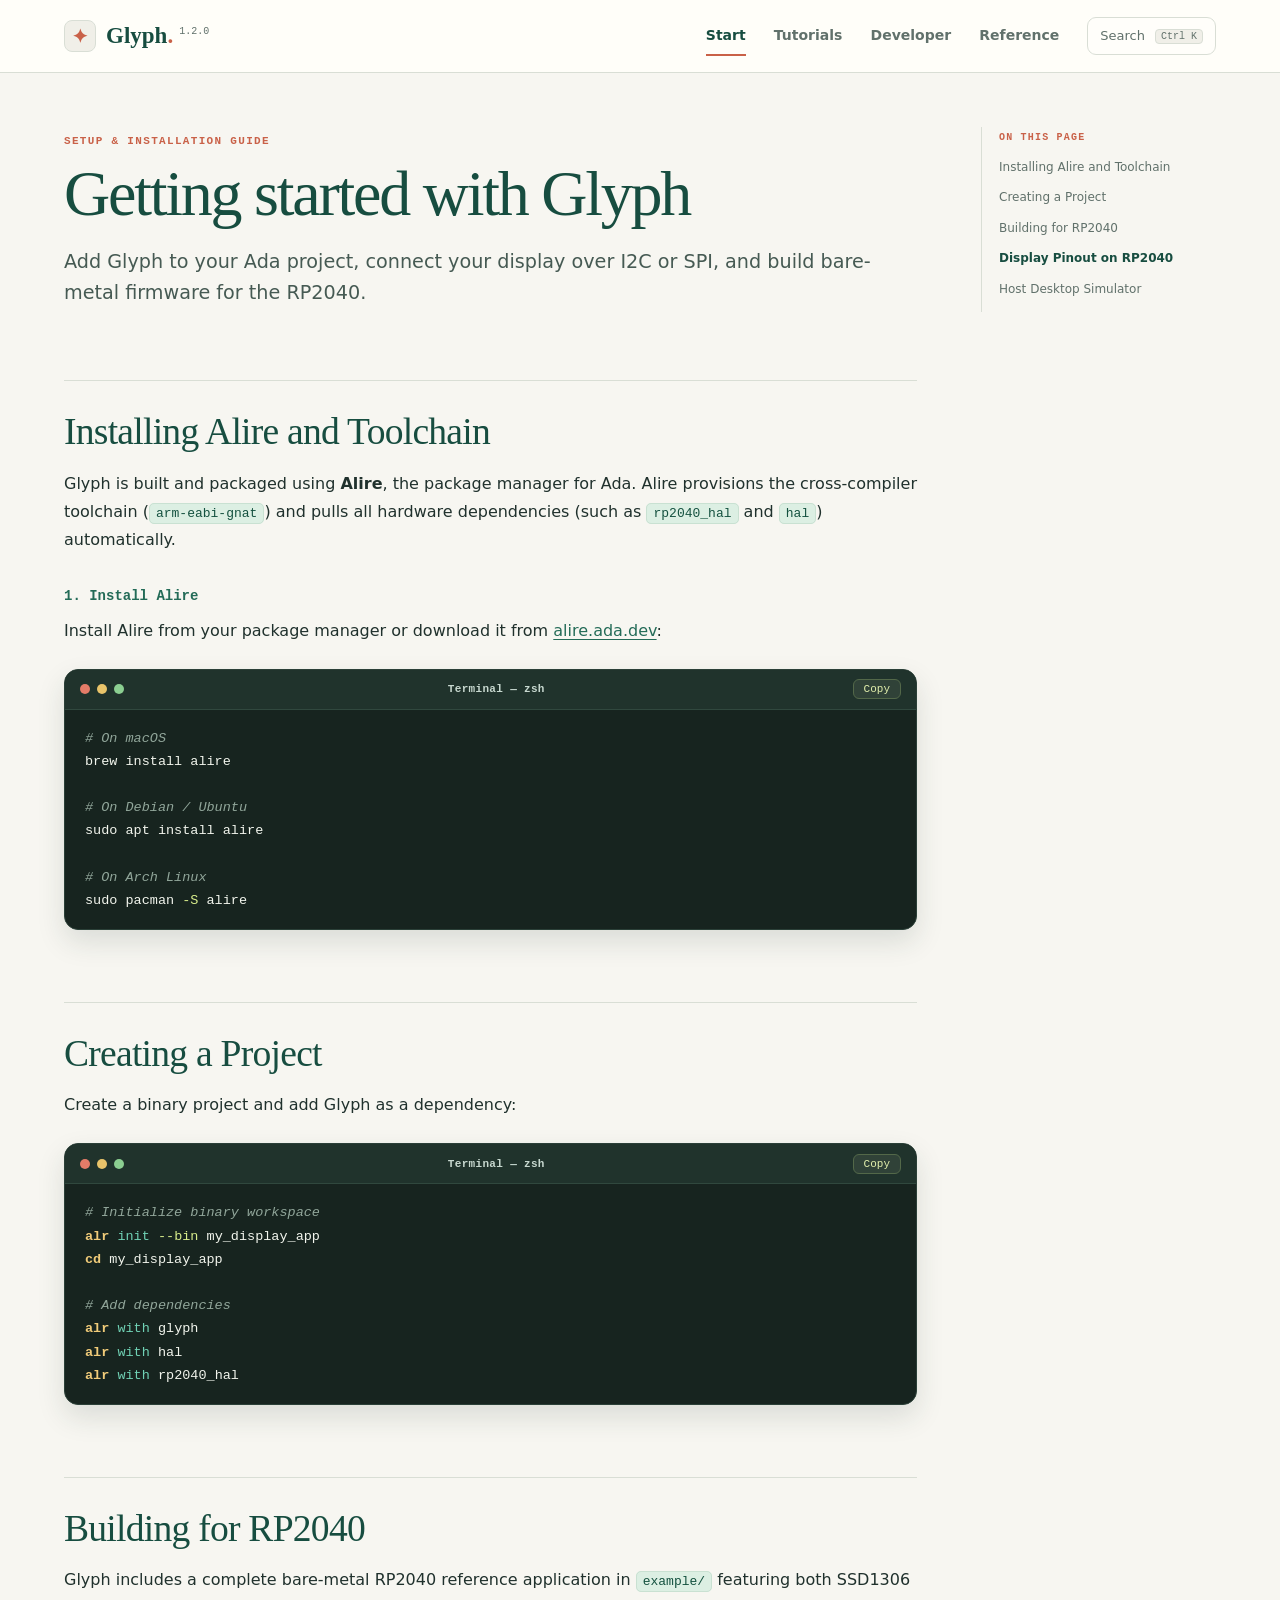
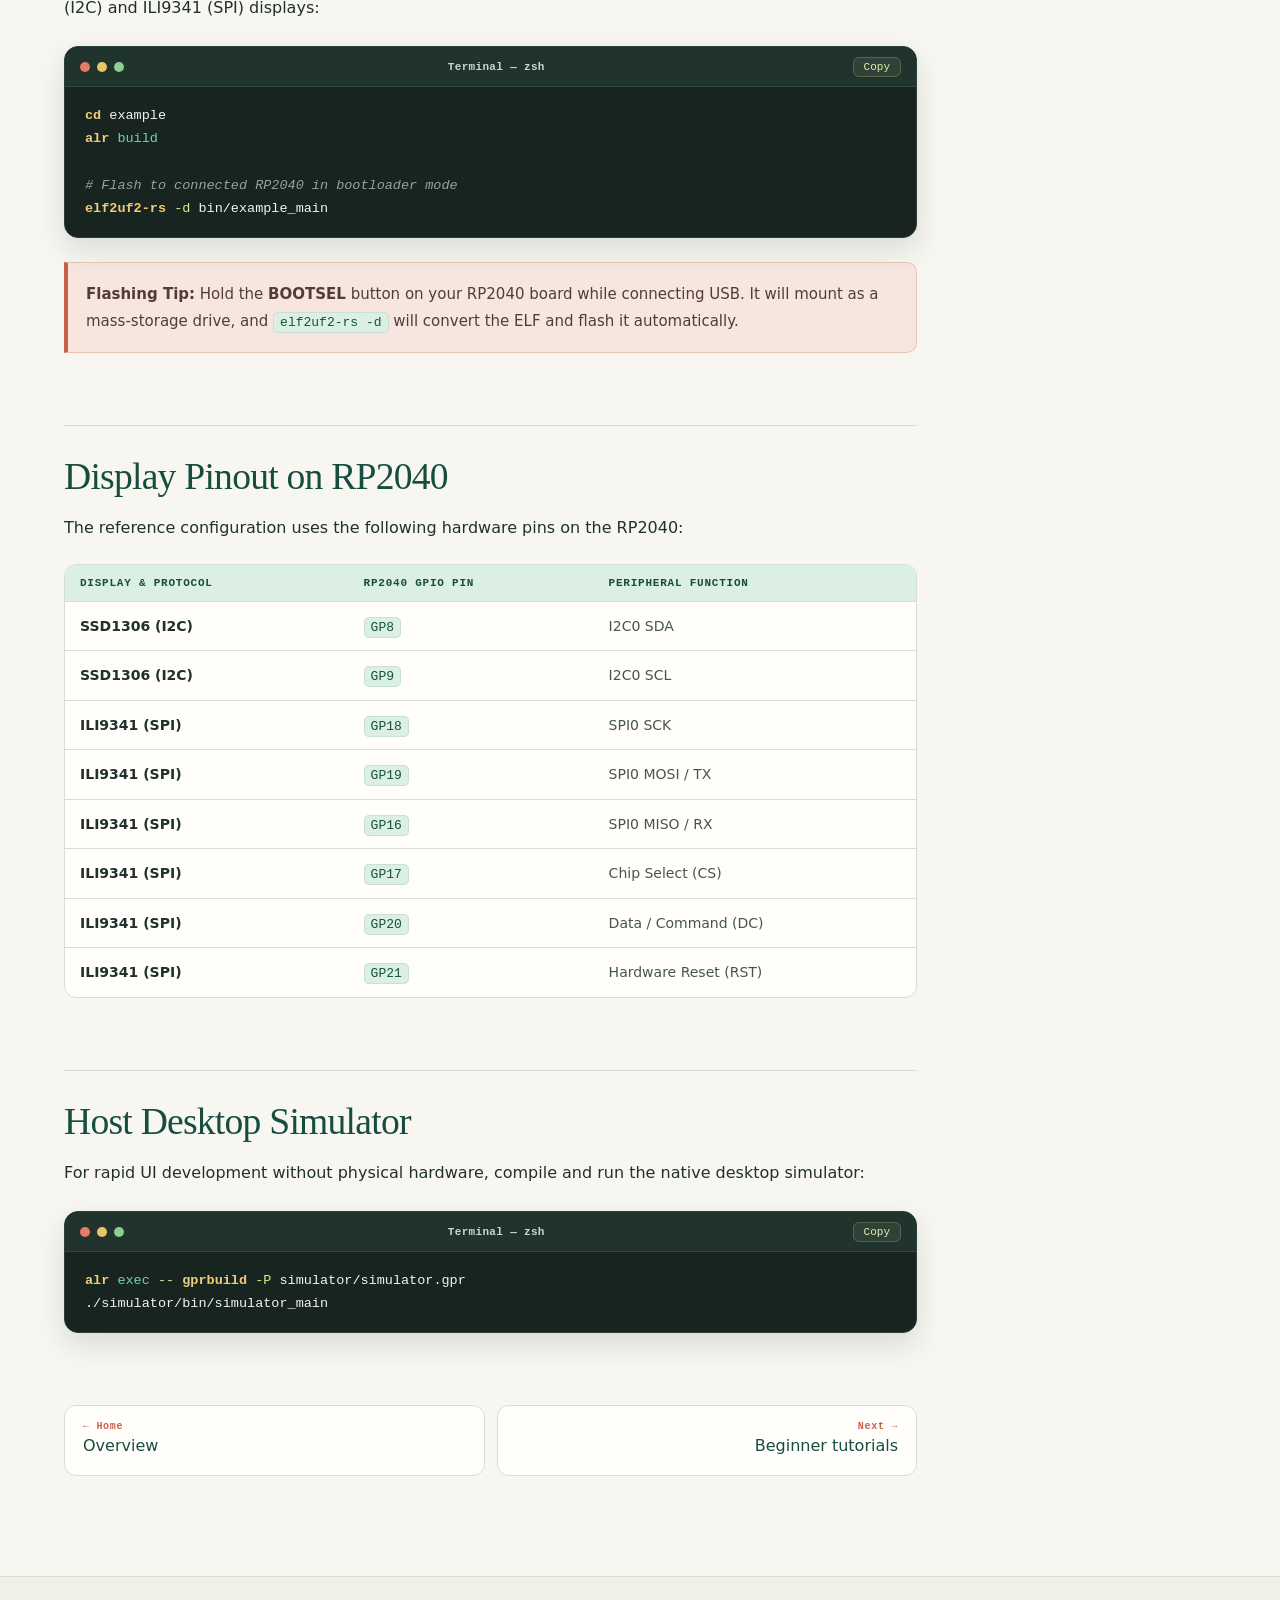
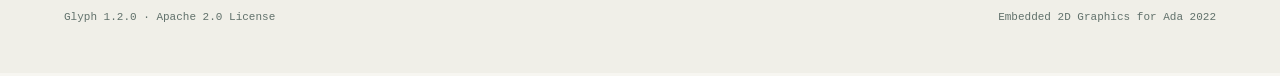
<file: docs/getting-started.html>
<!doctype html><html lang="en"><head><meta charset="utf-8"><meta name="viewport" content="width=device-width,initial-scale=1"><title>Getting started · Glyph 1.2.0</title><link rel="stylesheet" href="styles.css"><link rel="icon" href="data:image/svg+xml,<svg xmlns=%22http://www.w3.org/2000/svg%22 viewBox=%220 0 100 100%22><text y=%22.88em%22 font-size=%2286%22 fill=%22%23c96148%22>✦</text></svg>"></head><body data-r=""><header><div class="w"><a class="brand" href="index.html"><span class="brand-mark">✦</span><span>Glyph<i>.</i><sup>1.2.0</sup></span></a><nav><a href="getting-started.html" class="on">Start</a><a href="tutorials/index.html">Tutorials</a><a href="developer-overview.html">Developer</a><a href="reference.html">Reference</a></nav><button class="sb" id="sk">Search <kbd>Ctrl K</kbd></button><button class="mb" id="mb" aria-label="Menu">≡</button></div></header><div class="w doc"><article>

<p class="eb">Setup &amp; Installation Guide</p>
<h1>Getting started with Glyph</h1>
<p class="lead">Add Glyph to your Ada project, connect your display over I2C or SPI, and build bare-metal firmware for the RP2040.</p>

<h2 id="install">Installing Alire and Toolchain</h2>
<p>Glyph is built and packaged using <b>Alire</b>, the package manager for Ada. Alire provisions the cross-compiler toolchain (<code>arm-eabi-gnat</code>) and pulls all hardware dependencies (such as <code>rp2040_hal</code> and <code>hal</code>) automatically.</p>

<h3>1. Install Alire</h3>
<p>Install Alire from your package manager or download it from <a href="https://alire.ada.dev" target="_blank" rel="noopener">alire.ada.dev</a>:</p>

<pre class="sh"><code># On macOS
brew install alire

# On Debian / Ubuntu
sudo apt install alire

# On Arch Linux
sudo pacman -S alire</code></pre>

<h2 id="project-setup">Creating a Project</h2>
<p>Create a binary project and add Glyph as a dependency:</p>

<pre class="sh"><code># Initialize binary workspace
alr init --bin my_display_app
cd my_display_app

# Add dependencies
alr with glyph
alr with hal
alr with rp2040_hal</code></pre>

<h2 id="rp2040-example">Building for RP2040</h2>
<p>Glyph includes a complete bare-metal RP2040 reference application in <code>example/</code> featuring both SSD1306 (I2C) and ILI9341 (SPI) displays:</p>

<pre class="sh"><code>cd example
alr build

# Flash to connected RP2040 in bootloader mode
elf2uf2-rs -d bin/example_main</code></pre>

<div class="note">
  <p><b>Flashing Tip:</b> Hold the <b>BOOTSEL</b> button on your RP2040 board while connecting USB. It will mount as a mass-storage drive, and <code>elf2uf2-rs -d</code> will convert the ELF and flash it automatically.</p>
</div>

<h2 id="hardware-wiring">Display Pinout on RP2040</h2>
<p>The reference configuration uses the following hardware pins on the RP2040:</p>

<table>
  <tr><th>Display &amp; Protocol<th>RP2040 GPIO Pin<th>Peripheral Function</tr>
  <tr><td><b>SSD1306 (I2C)</b></td><td><code>GP8</code></td><td>I2C0 SDA</td></tr>
  <tr><td><b>SSD1306 (I2C)</b></td><td><code>GP9</code></td><td>I2C0 SCL</td></tr>
  <tr><td><b>ILI9341 (SPI)</b></td><td><code>GP18</code></td><td>SPI0 SCK</td></tr>
  <tr><td><b>ILI9341 (SPI)</b></td><td><code>GP19</code></td><td>SPI0 MOSI / TX</td></tr>
  <tr><td><b>ILI9341 (SPI)</b></td><td><code>GP16</code></td><td>SPI0 MISO / RX</td></tr>
  <tr><td><b>ILI9341 (SPI)</b></td><td><code>GP17</code></td><td>Chip Select (CS)</td></tr>
  <tr><td><b>ILI9341 (SPI)</b></td><td><code>GP20</code></td><td>Data / Command (DC)</td></tr>
  <tr><td><b>ILI9341 (SPI)</b></td><td><code>GP21</code></td><td>Hardware Reset (RST)</td></tr>
</table>

<h2 id="desktop-simulator">Host Desktop Simulator</h2>
<p>For rapid UI development without physical hardware, compile and run the native desktop simulator:</p>

<pre class="sh"><code>alr exec -- gprbuild -P simulator/simulator.gpr
./simulator/bin/simulator_main</code></pre>

<div class="pn">
  <a href="index.html"><small>← Home</small>Overview</a>
  <a href="tutorials/index.html"><small>Next →</small>Beginner tutorials</a>
</div>

</article><aside id="toc"></aside></div>

<footer><div class="w"><span>Glyph 1.2.0 · Apache 2.0 License</span><span>Embedded 2D Graphics for Ada 2022</span></div></footer>

<div id="pal"><div><input id="pi" placeholder="Search Glyph documentation…"><div id="pl"></div></div></div>

<script src="docs.js"></script>
</body></html>
</file>
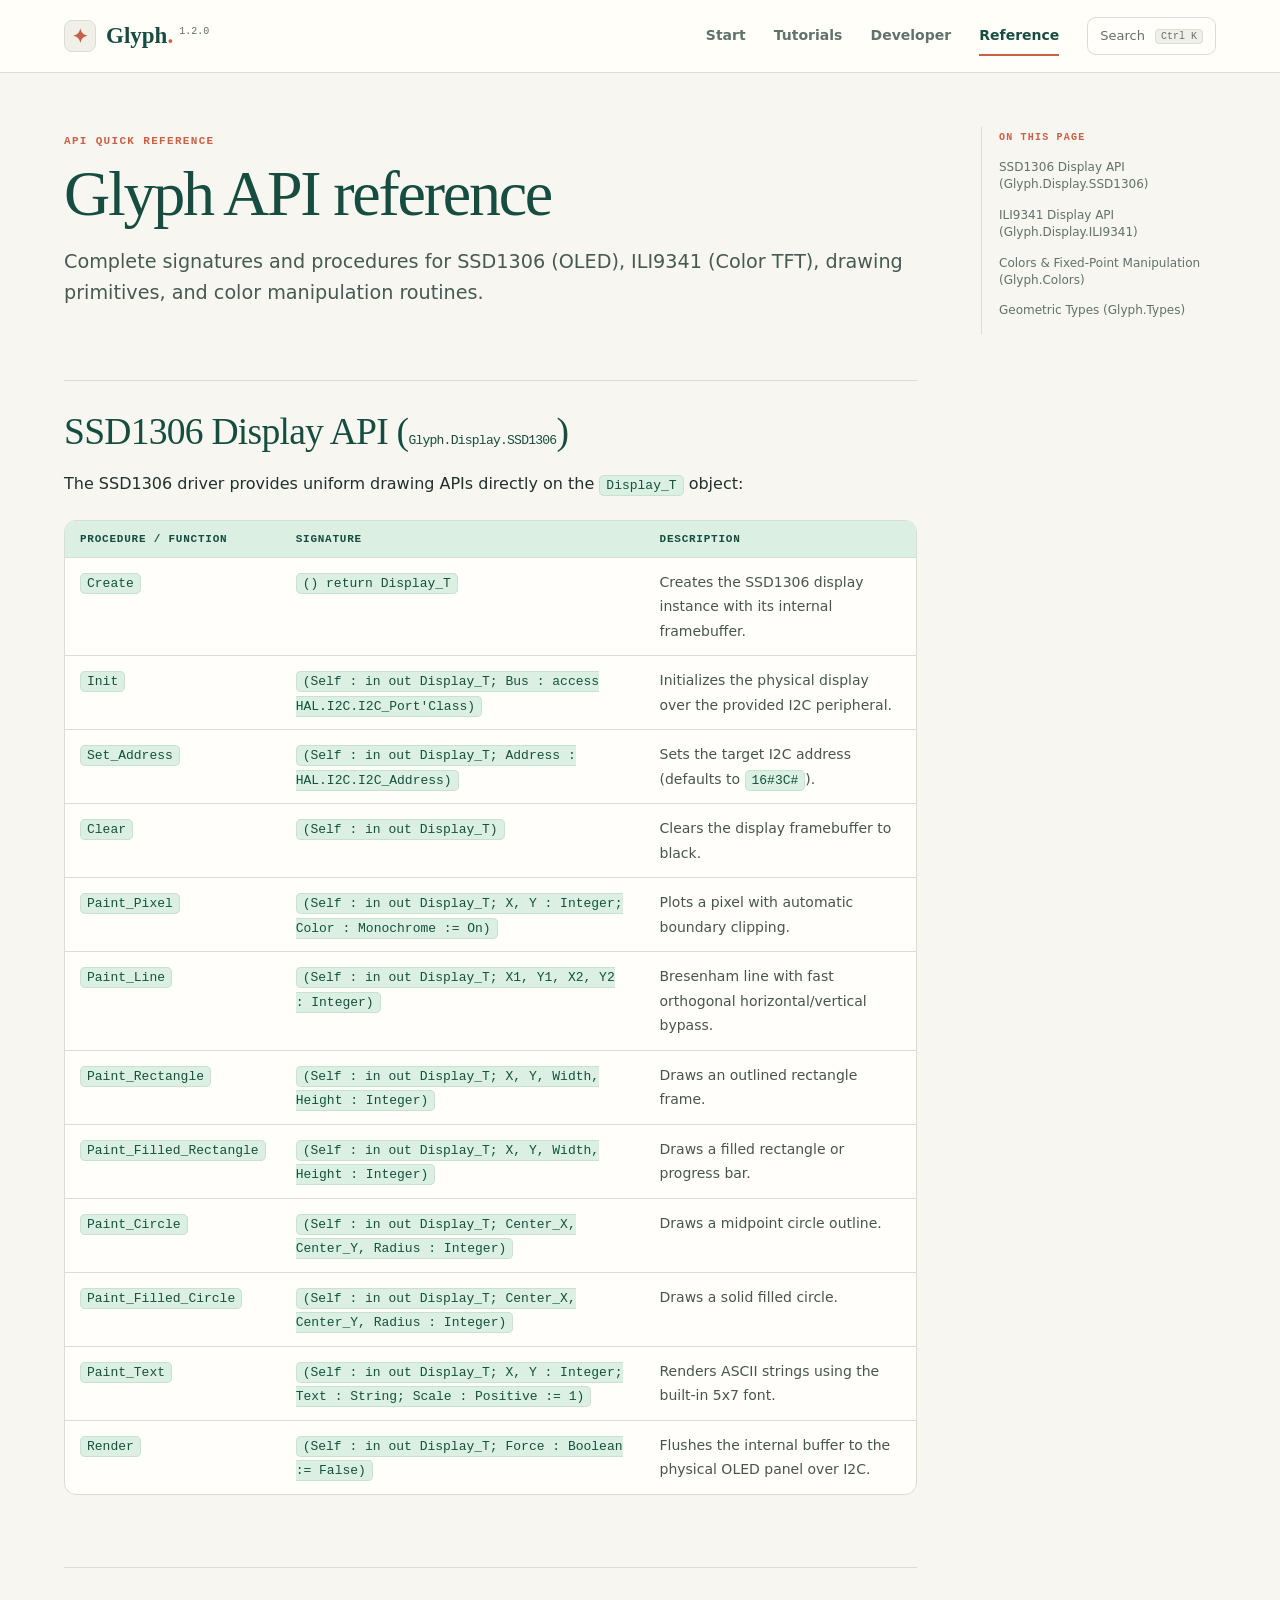
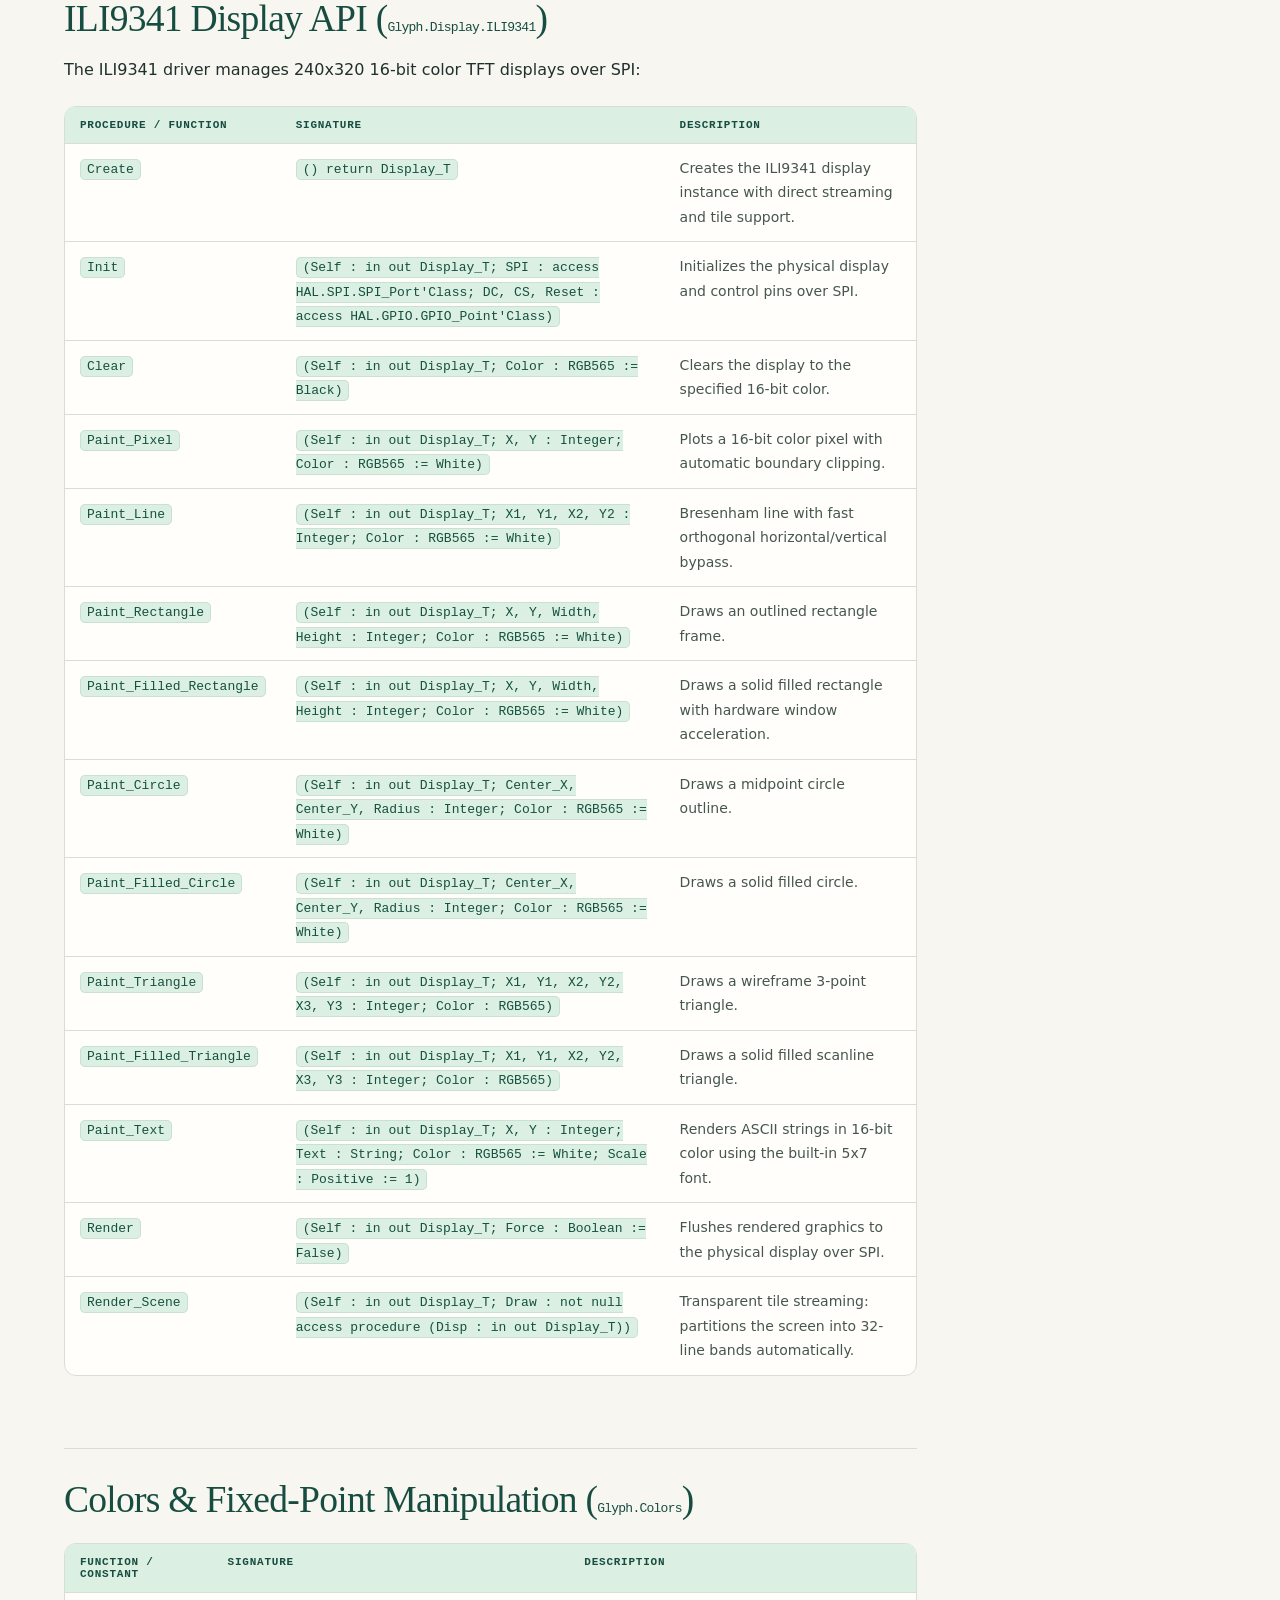
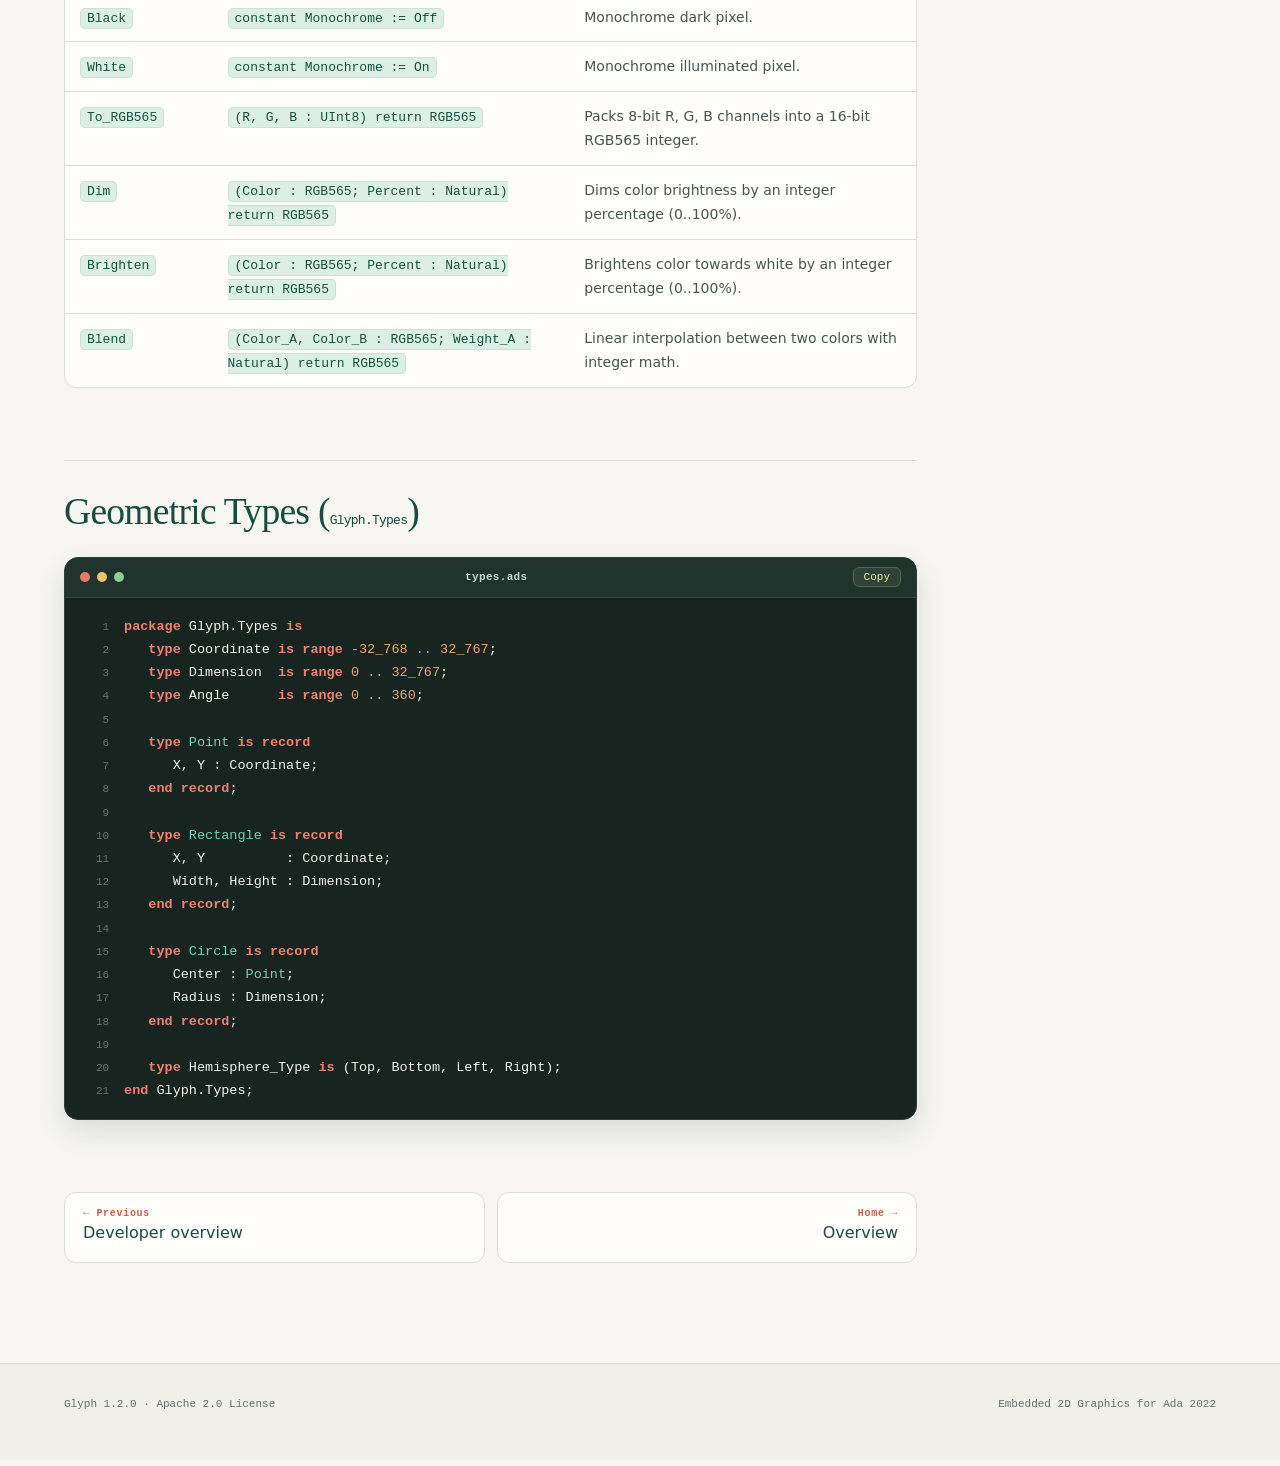
<file: docs/reference.html>
<!doctype html><html lang="en"><head><meta charset="utf-8"><meta name="viewport" content="width=device-width,initial-scale=1"><title>API Reference · Glyph 1.2.0</title><link rel="stylesheet" href="styles.css"><link rel="icon" href="data:image/svg+xml,<svg xmlns=%22http://www.w3.org/2000/svg%22 viewBox=%220 0 100 100%22><text y=%22.88em%22 font-size=%2286%22 fill=%22%23c96148%22>✦</text></svg>"></head><body data-r=""><header><div class="w"><a class="brand" href="index.html"><span class="brand-mark">✦</span><span>Glyph<i>.</i><sup>1.2.0</sup></span></a><nav><a href="getting-started.html">Start</a><a href="tutorials/index.html">Tutorials</a><a href="developer-overview.html">Developer</a><a href="reference.html" class="on">Reference</a></nav><button class="sb" id="sk">Search <kbd>Ctrl K</kbd></button><button class="mb" id="mb" aria-label="Menu">≡</button></div></header><div class="w doc"><article>

<p class="eb">API Quick Reference</p>
<h1>Glyph API reference</h1>
<p class="lead">Complete signatures and procedures for SSD1306 (OLED), ILI9341 (Color TFT), drawing primitives, and color manipulation routines.</p>

<h2 id="ssd1306">SSD1306 Display API (<code>Glyph.Display.SSD1306</code>)</h2>
<p>The SSD1306 driver provides uniform drawing APIs directly on the <code>Display_T</code> object:</p>

<table>
  <tr><th>Procedure / Function<th>Signature<th>Description</tr>
  <tr><td><code>Create</code></td><td><code>() return Display_T</code></td><td>Creates the SSD1306 display instance with its internal framebuffer.</td></tr>
  <tr><td><code>Init</code></td><td><code>(Self : in out Display_T; Bus : access HAL.I2C.I2C_Port'Class)</code></td><td>Initializes the physical display over the provided I2C peripheral.</td></tr>
  <tr><td><code>Set_Address</code></td><td><code>(Self : in out Display_T; Address : HAL.I2C.I2C_Address)</code></td><td>Sets the target I2C address (defaults to <code>16#3C#</code>).</td></tr>
  <tr><td><code>Clear</code></td><td><code>(Self : in out Display_T)</code></td><td>Clears the display framebuffer to black.</td></tr>
  <tr><td><code>Paint_Pixel</code></td><td><code>(Self : in out Display_T; X, Y : Integer; Color : Monochrome := On)</code></td><td>Plots a pixel with automatic boundary clipping.</td></tr>
  <tr><td><code>Paint_Line</code></td><td><code>(Self : in out Display_T; X1, Y1, X2, Y2 : Integer)</code></td><td>Bresenham line with fast orthogonal horizontal/vertical bypass.</td></tr>
  <tr><td><code>Paint_Rectangle</code></td><td><code>(Self : in out Display_T; X, Y, Width, Height : Integer)</code></td><td>Draws an outlined rectangle frame.</td></tr>
  <tr><td><code>Paint_Filled_Rectangle</code></td><td><code>(Self : in out Display_T; X, Y, Width, Height : Integer)</code></td><td>Draws a filled rectangle or progress bar.</td></tr>
  <tr><td><code>Paint_Circle</code></td><td><code>(Self : in out Display_T; Center_X, Center_Y, Radius : Integer)</code></td><td>Draws a midpoint circle outline.</td></tr>
  <tr><td><code>Paint_Filled_Circle</code></td><td><code>(Self : in out Display_T; Center_X, Center_Y, Radius : Integer)</code></td><td>Draws a solid filled circle.</td></tr>
  <tr><td><code>Paint_Text</code></td><td><code>(Self : in out Display_T; X, Y : Integer; Text : String; Scale : Positive := 1)</code></td><td>Renders ASCII strings using the built-in 5x7 font.</td></tr>
  <tr><td><code>Render</code></td><td><code>(Self : in out Display_T; Force : Boolean := False)</code></td><td>Flushes the internal buffer to the physical OLED panel over I2C.</td></tr>
</table>

<h2 id="ili9341">ILI9341 Display API (<code>Glyph.Display.ILI9341</code>)</h2>
<p>The ILI9341 driver manages 240x320 16-bit color TFT displays over SPI:</p>

<table>
  <tr><th>Procedure / Function<th>Signature<th>Description</tr>
  <tr><td><code>Create</code></td><td><code>() return Display_T</code></td><td>Creates the ILI9341 display instance with direct streaming and tile support.</td></tr>
  <tr><td><code>Init</code></td><td><code>(Self : in out Display_T; SPI : access HAL.SPI.SPI_Port'Class; DC, CS, Reset : access HAL.GPIO.GPIO_Point'Class)</code></td><td>Initializes the physical display and control pins over SPI.</td></tr>
  <tr><td><code>Clear</code></td><td><code>(Self : in out Display_T; Color : RGB565 := Black)</code></td><td>Clears the display to the specified 16-bit color.</td></tr>
  <tr><td><code>Paint_Pixel</code></td><td><code>(Self : in out Display_T; X, Y : Integer; Color : RGB565 := White)</code></td><td>Plots a 16-bit color pixel with automatic boundary clipping.</td></tr>
  <tr><td><code>Paint_Line</code></td><td><code>(Self : in out Display_T; X1, Y1, X2, Y2 : Integer; Color : RGB565 := White)</code></td><td>Bresenham line with fast orthogonal horizontal/vertical bypass.</td></tr>
  <tr><td><code>Paint_Rectangle</code></td><td><code>(Self : in out Display_T; X, Y, Width, Height : Integer; Color : RGB565 := White)</code></td><td>Draws an outlined rectangle frame.</td></tr>
  <tr><td><code>Paint_Filled_Rectangle</code></td><td><code>(Self : in out Display_T; X, Y, Width, Height : Integer; Color : RGB565 := White)</code></td><td>Draws a solid filled rectangle with hardware window acceleration.</td></tr>
  <tr><td><code>Paint_Circle</code></td><td><code>(Self : in out Display_T; Center_X, Center_Y, Radius : Integer; Color : RGB565 := White)</code></td><td>Draws a midpoint circle outline.</td></tr>
  <tr><td><code>Paint_Filled_Circle</code></td><td><code>(Self : in out Display_T; Center_X, Center_Y, Radius : Integer; Color : RGB565 := White)</code></td><td>Draws a solid filled circle.</td></tr>
  <tr><td><code>Paint_Triangle</code></td><td><code>(Self : in out Display_T; X1, Y1, X2, Y2, X3, Y3 : Integer; Color : RGB565)</code></td><td>Draws a wireframe 3-point triangle.</td></tr>
  <tr><td><code>Paint_Filled_Triangle</code></td><td><code>(Self : in out Display_T; X1, Y1, X2, Y2, X3, Y3 : Integer; Color : RGB565)</code></td><td>Draws a solid filled scanline triangle.</td></tr>
  <tr><td><code>Paint_Text</code></td><td><code>(Self : in out Display_T; X, Y : Integer; Text : String; Color : RGB565 := White; Scale : Positive := 1)</code></td><td>Renders ASCII strings in 16-bit color using the built-in 5x7 font.</td></tr>
  <tr><td><code>Render</code></td><td><code>(Self : in out Display_T; Force : Boolean := False)</code></td><td>Flushes rendered graphics to the physical display over SPI.</td></tr>
  <tr><td><code>Render_Scene</code></td><td><code>(Self : in out Display_T; Draw : not null access procedure (Disp : in out Display_T))</code></td><td>Transparent tile streaming: partitions the screen into 32-line bands automatically.</td></tr>
</table>

<h2 id="colors">Colors &amp; Fixed-Point Manipulation (<code>Glyph.Colors</code>)</h2>
<table>
  <tr><th>Function / Constant<th>Signature<th>Description</tr>
  <tr><td><code>Black</code></td><td><code>constant Monochrome := Off</code></td><td>Monochrome dark pixel.</td></tr>
  <tr><td><code>White</code></td><td><code>constant Monochrome := On</code></td><td>Monochrome illuminated pixel.</td></tr>
  <tr><td><code>To_RGB565</code></td><td><code>(R, G, B : UInt8) return RGB565</code></td><td>Packs 8-bit R, G, B channels into a 16-bit RGB565 integer.</td></tr>
  <tr><td><code>Dim</code></td><td><code>(Color : RGB565; Percent : Natural) return RGB565</code></td><td>Dims color brightness by an integer percentage (0..100%).</td></tr>
  <tr><td><code>Brighten</code></td><td><code>(Color : RGB565; Percent : Natural) return RGB565</code></td><td>Brightens color towards white by an integer percentage (0..100%).</td></tr>
  <tr><td><code>Blend</code></td><td><code>(Color_A, Color_B : RGB565; Weight_A : Natural) return RGB565</code></td><td>Linear interpolation between two colors with integer math.</td></tr>
</table>

<h2 id="types">Geometric Types (<code>Glyph.Types</code>)</h2>
<pre><code>package Glyph.Types is
   type Coordinate is range -32_768 .. 32_767;
   type Dimension  is range 0 .. 32_767;
   type Angle      is range 0 .. 360;

   type Point is record
      X, Y : Coordinate;
   end record;

   type Rectangle is record
      X, Y          : Coordinate;
      Width, Height : Dimension;
   end record;

   type Circle is record
      Center : Point;
      Radius : Dimension;
   end record;

   type Hemisphere_Type is (Top, Bottom, Left, Right);
end Glyph.Types;</code></pre>

<div class="pn">
  <a href="developer-overview.html"><small>← Previous</small>Developer overview</a>
  <a href="index.html"><small>Home →</small>Overview</a>
</div>

</article><aside id="toc"></aside></div>

<footer><div class="w"><span>Glyph 1.2.0 · Apache 2.0 License</span><span>Embedded 2D Graphics for Ada 2022</span></div></footer>

<div id="pal"><div><input id="pi" placeholder="Search Glyph documentation…"><div id="pl"></div></div></div>

<script src="docs.js"></script>
</body></html>
</file>
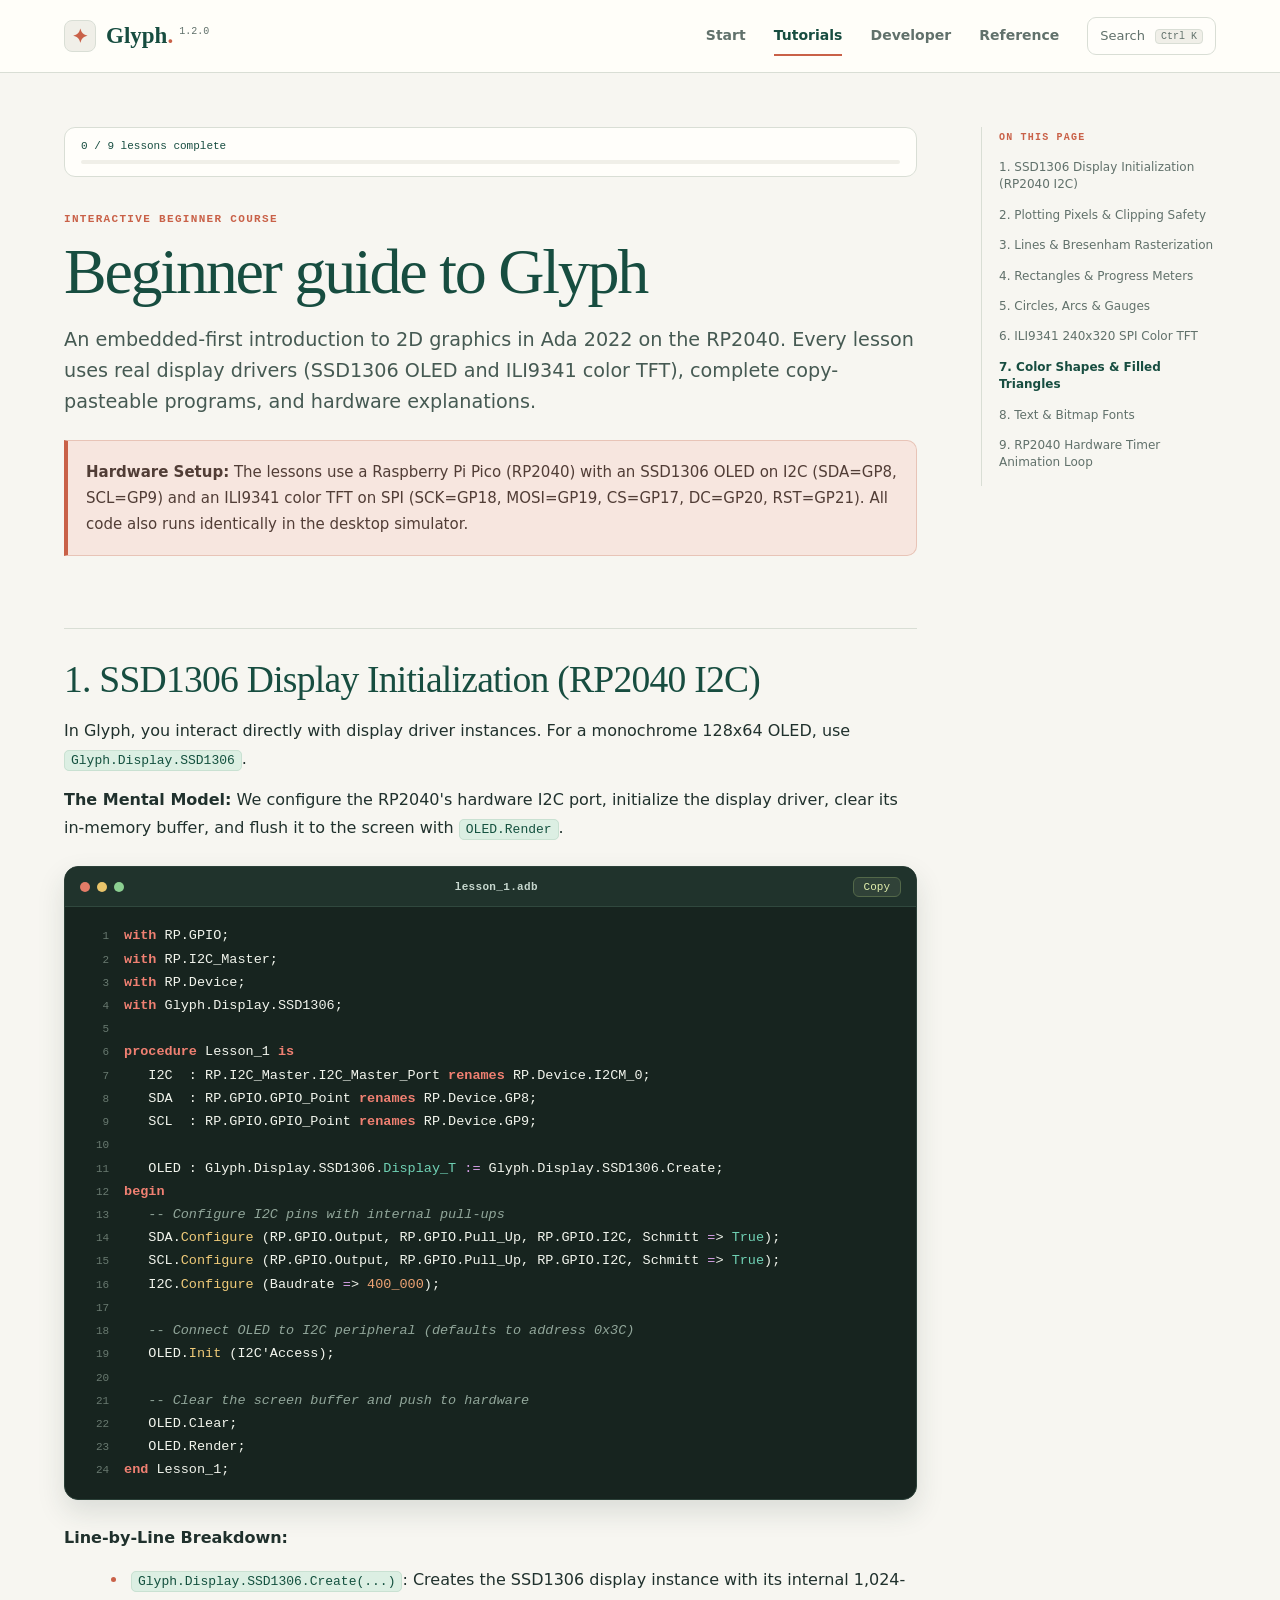
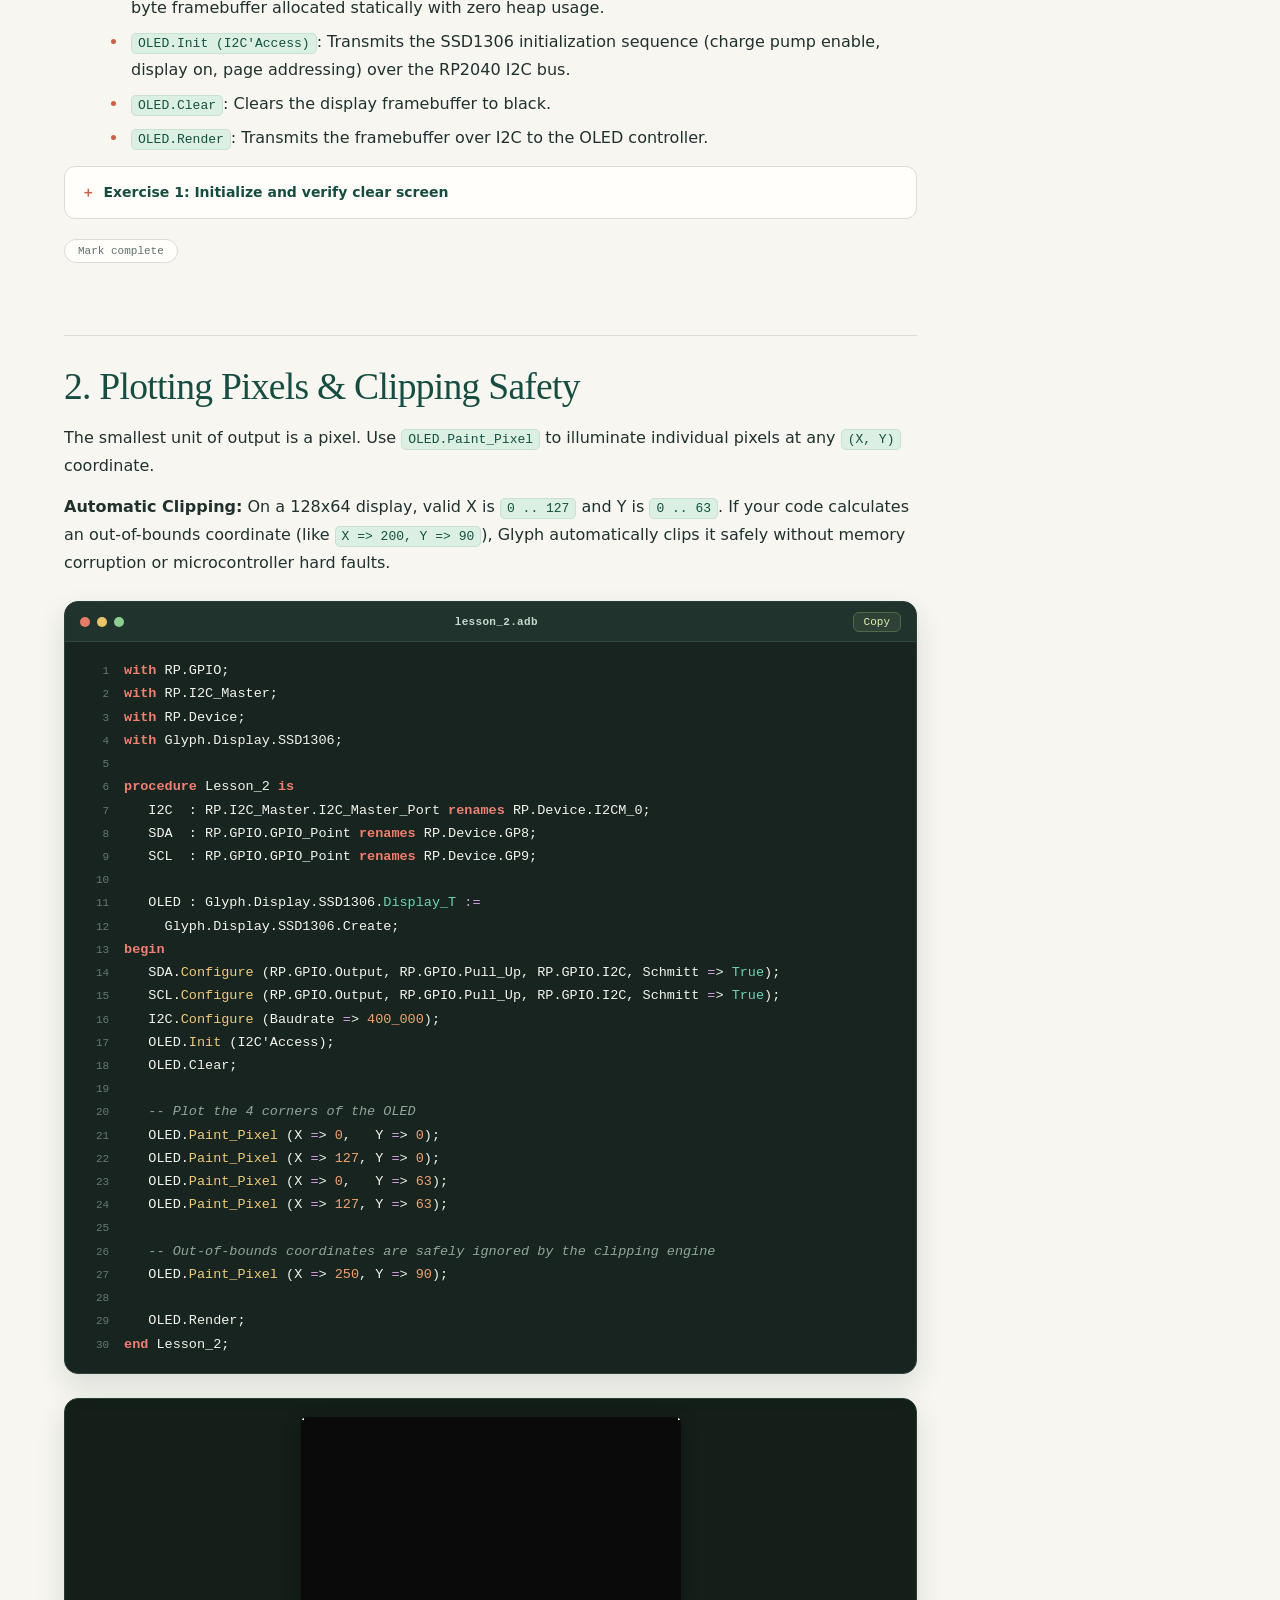
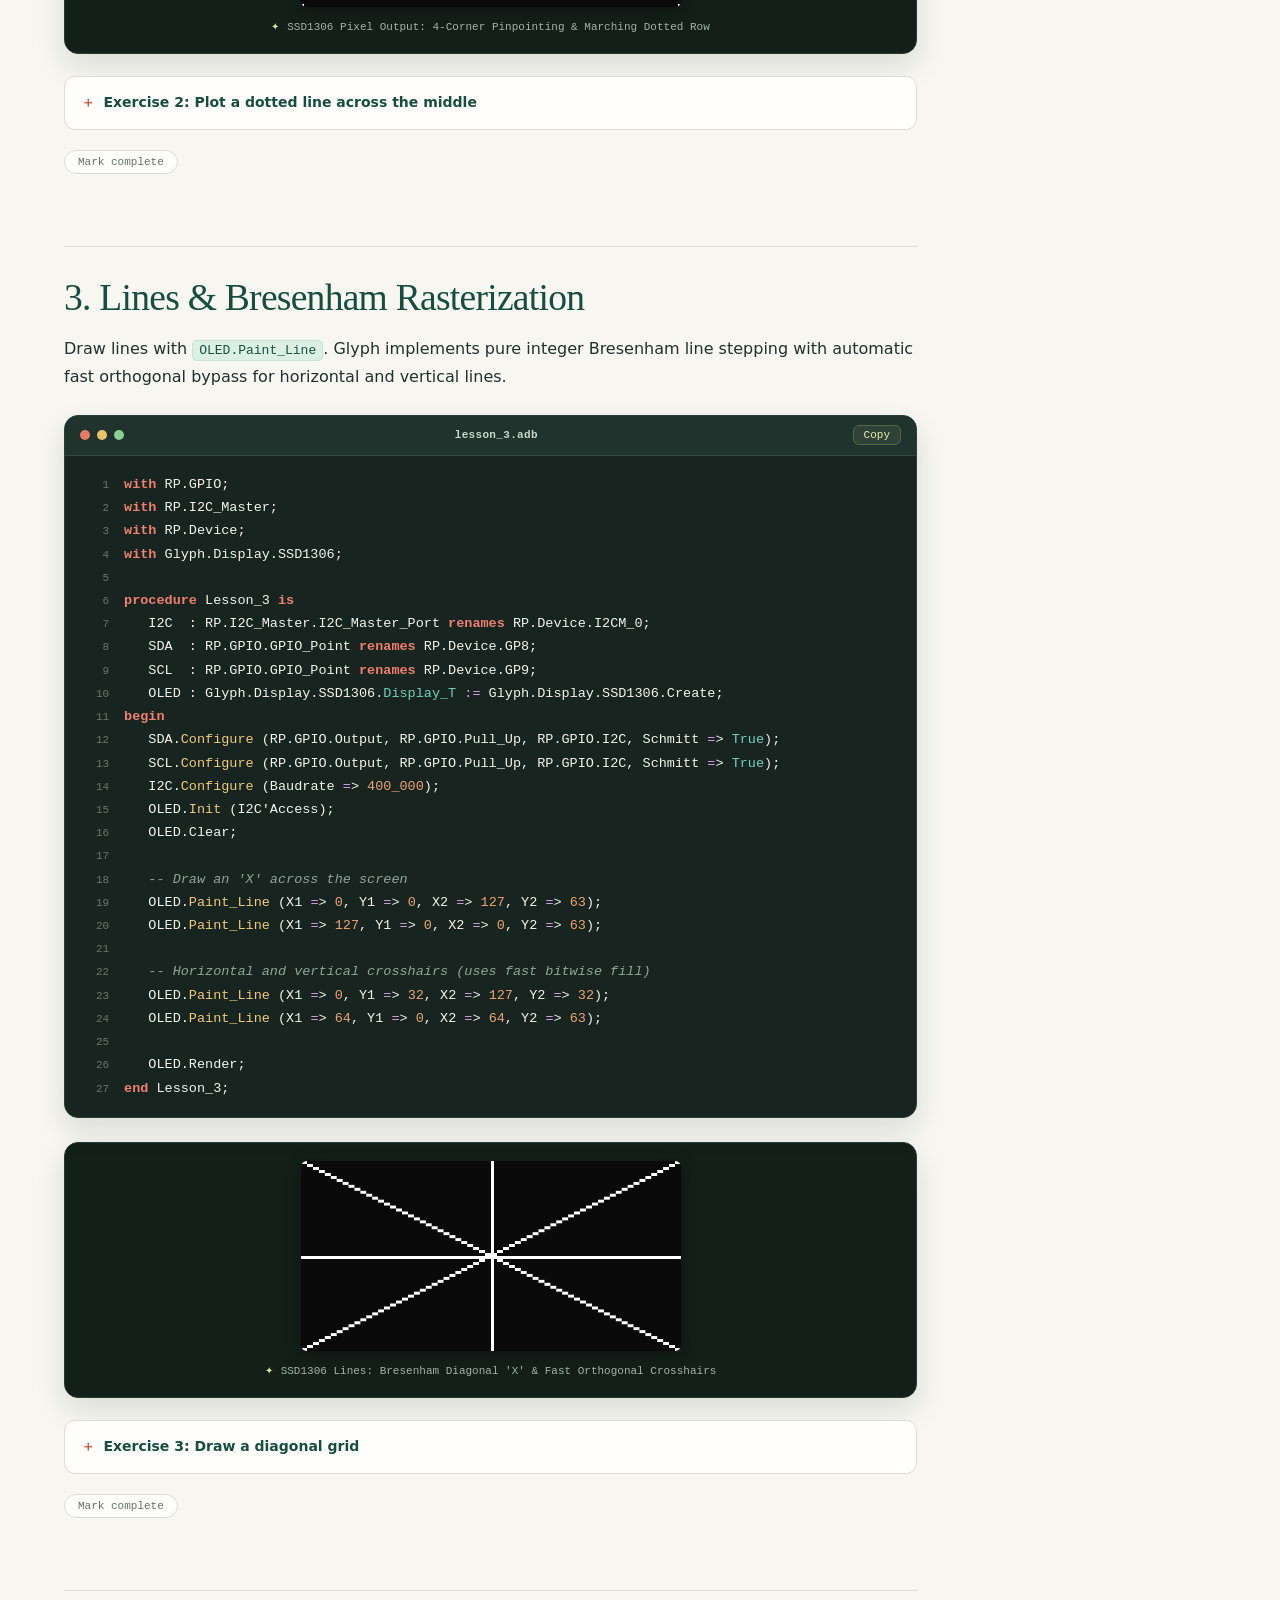
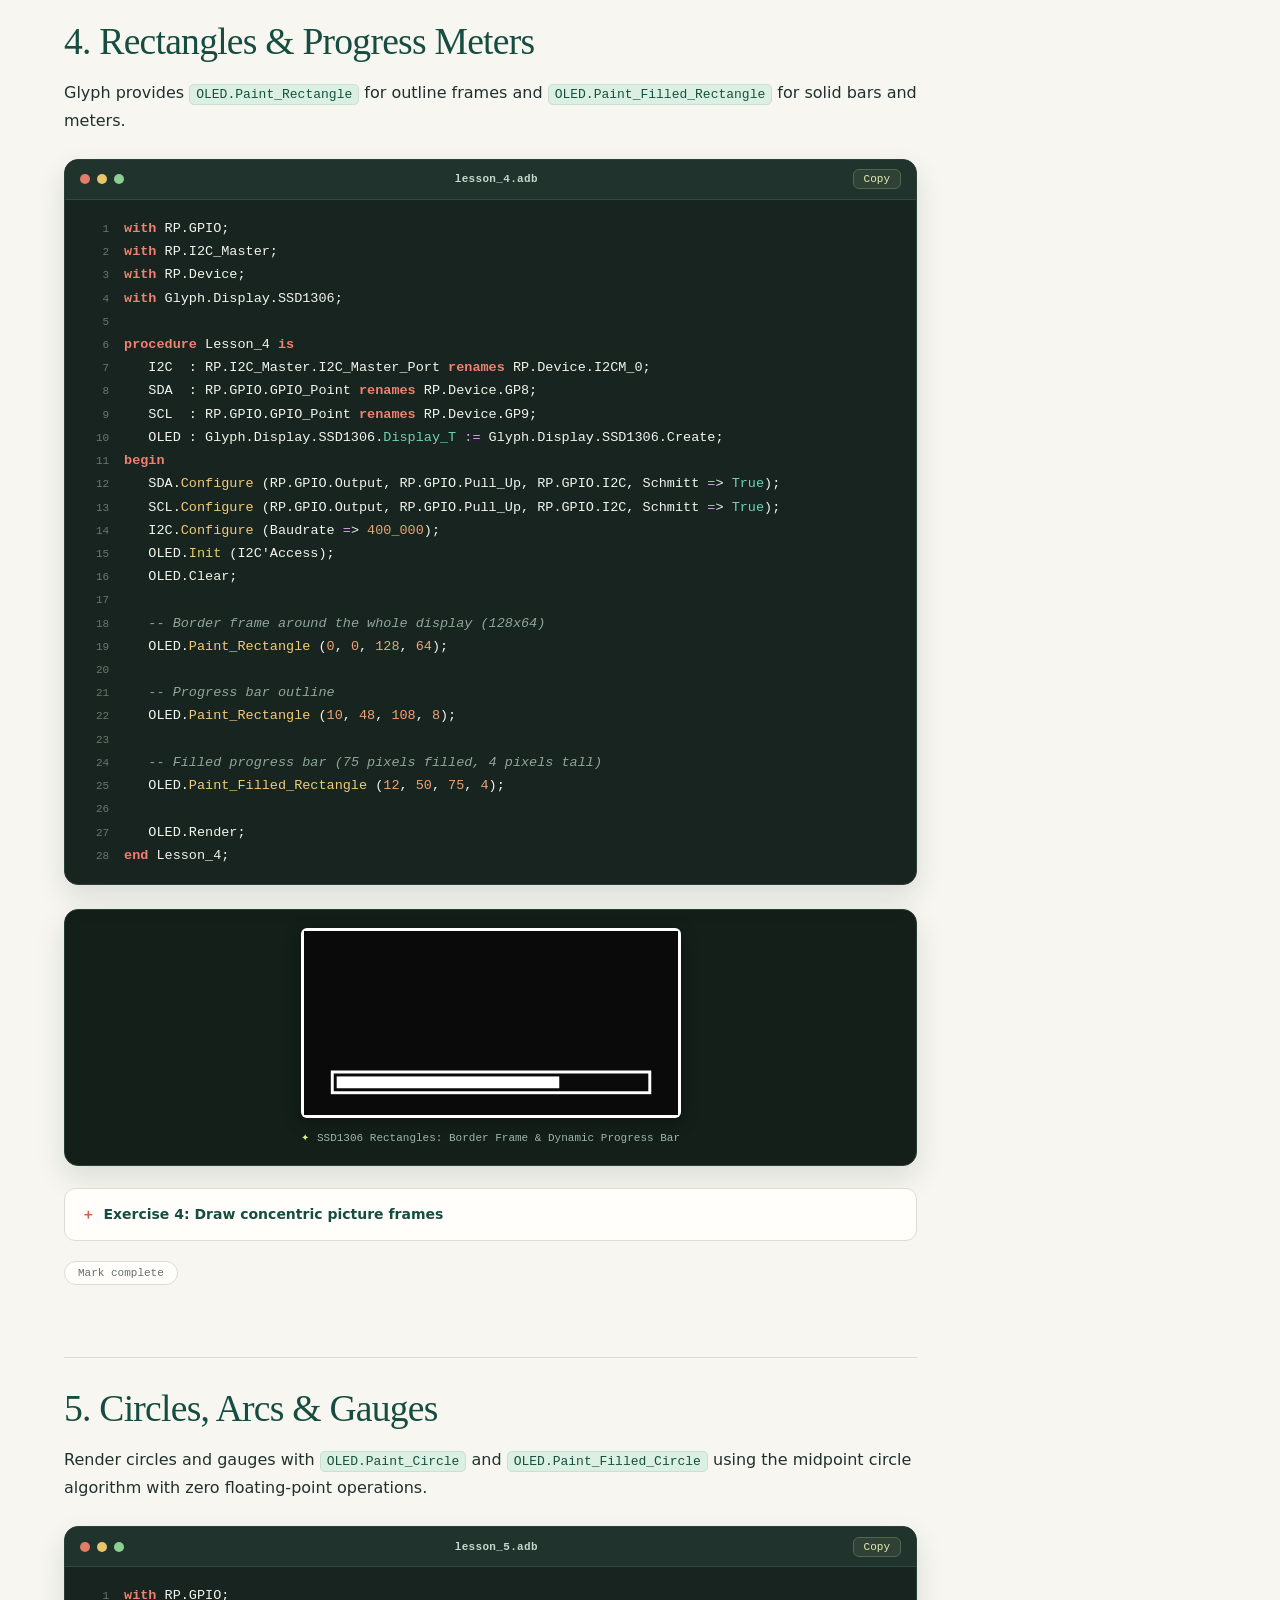
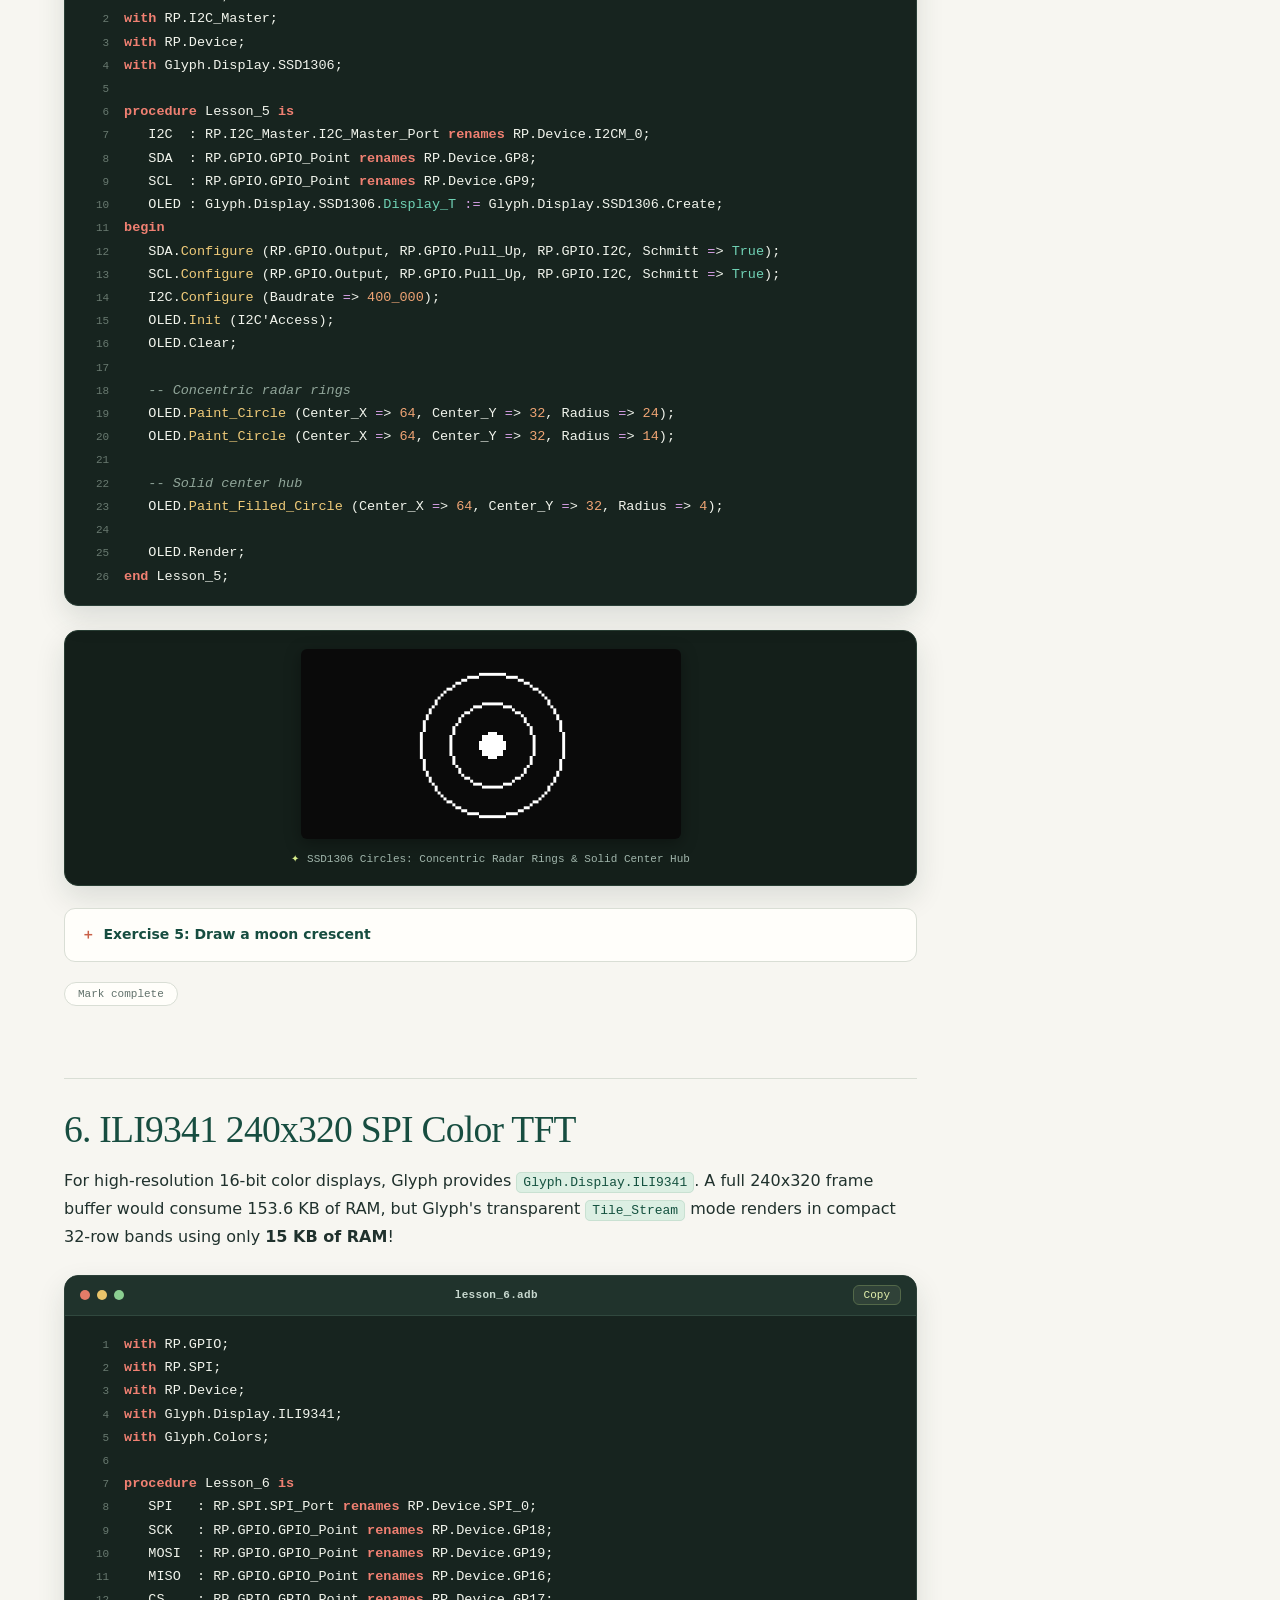
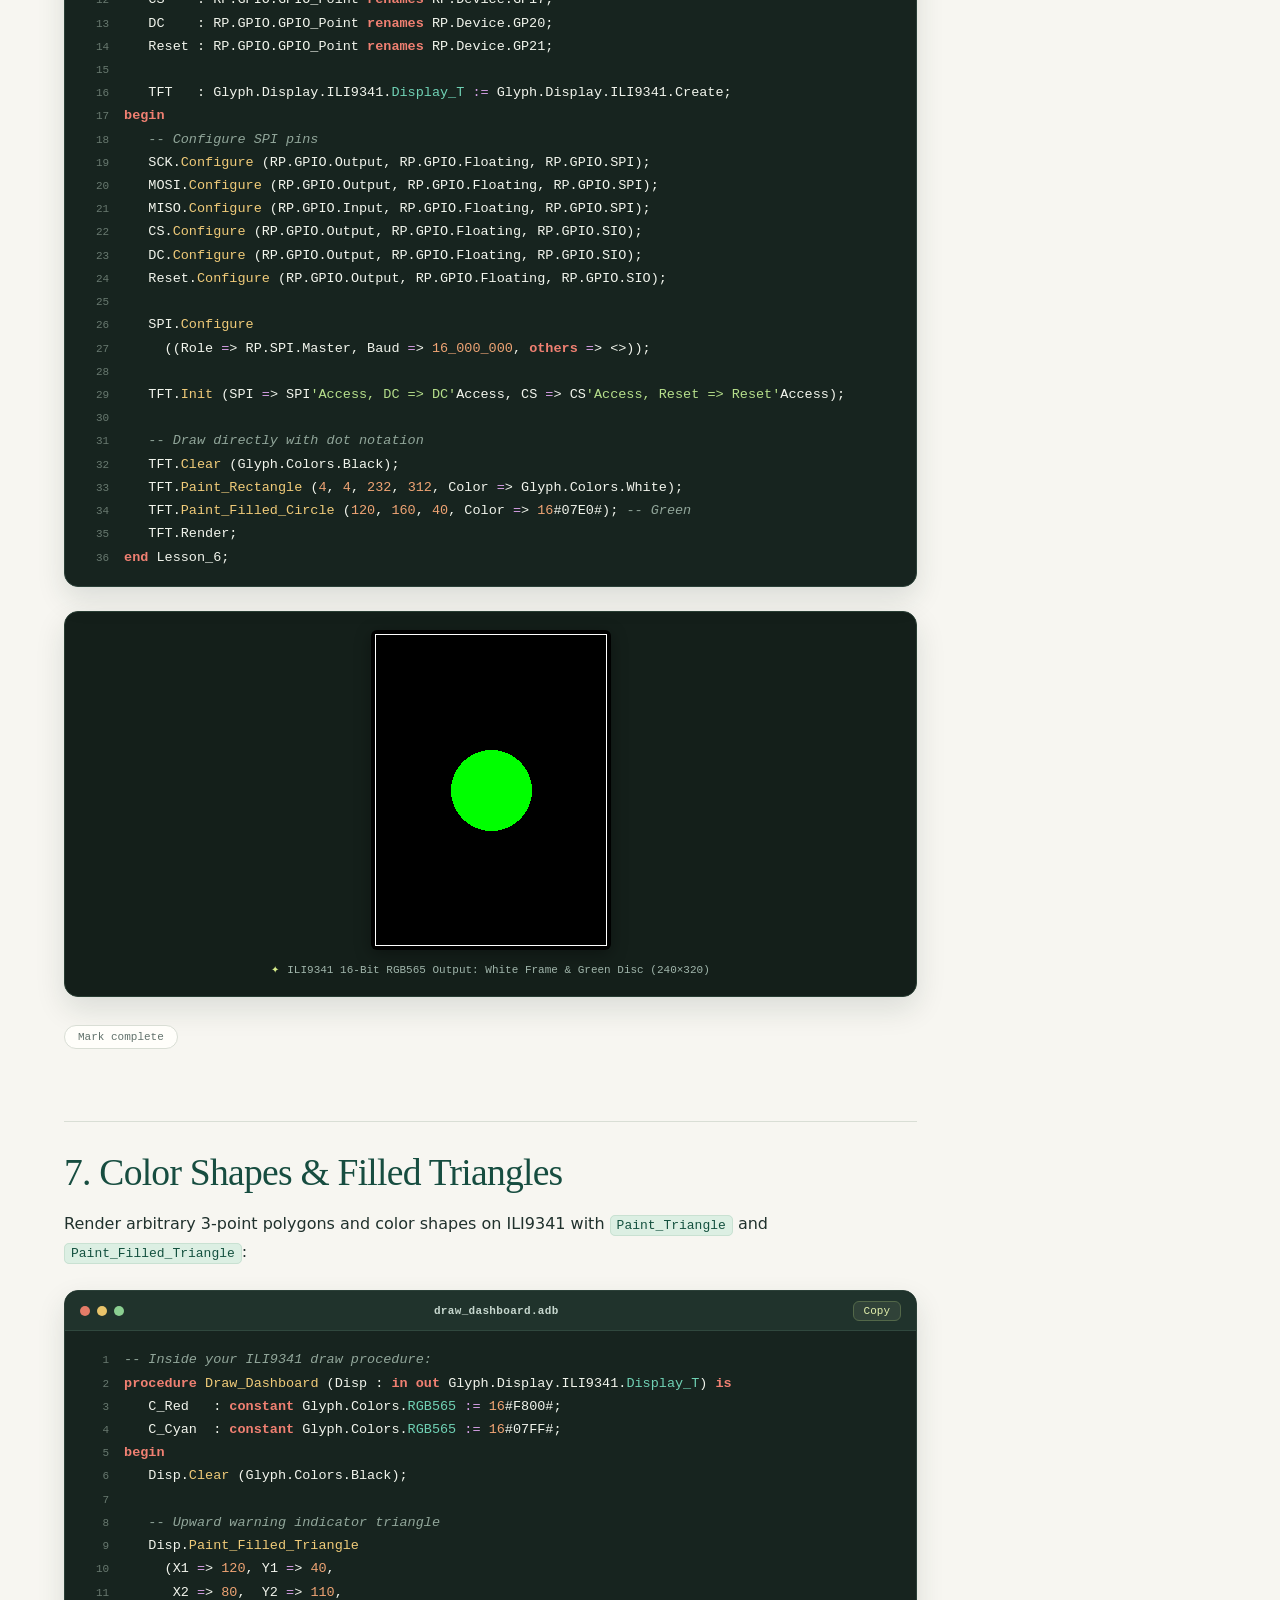
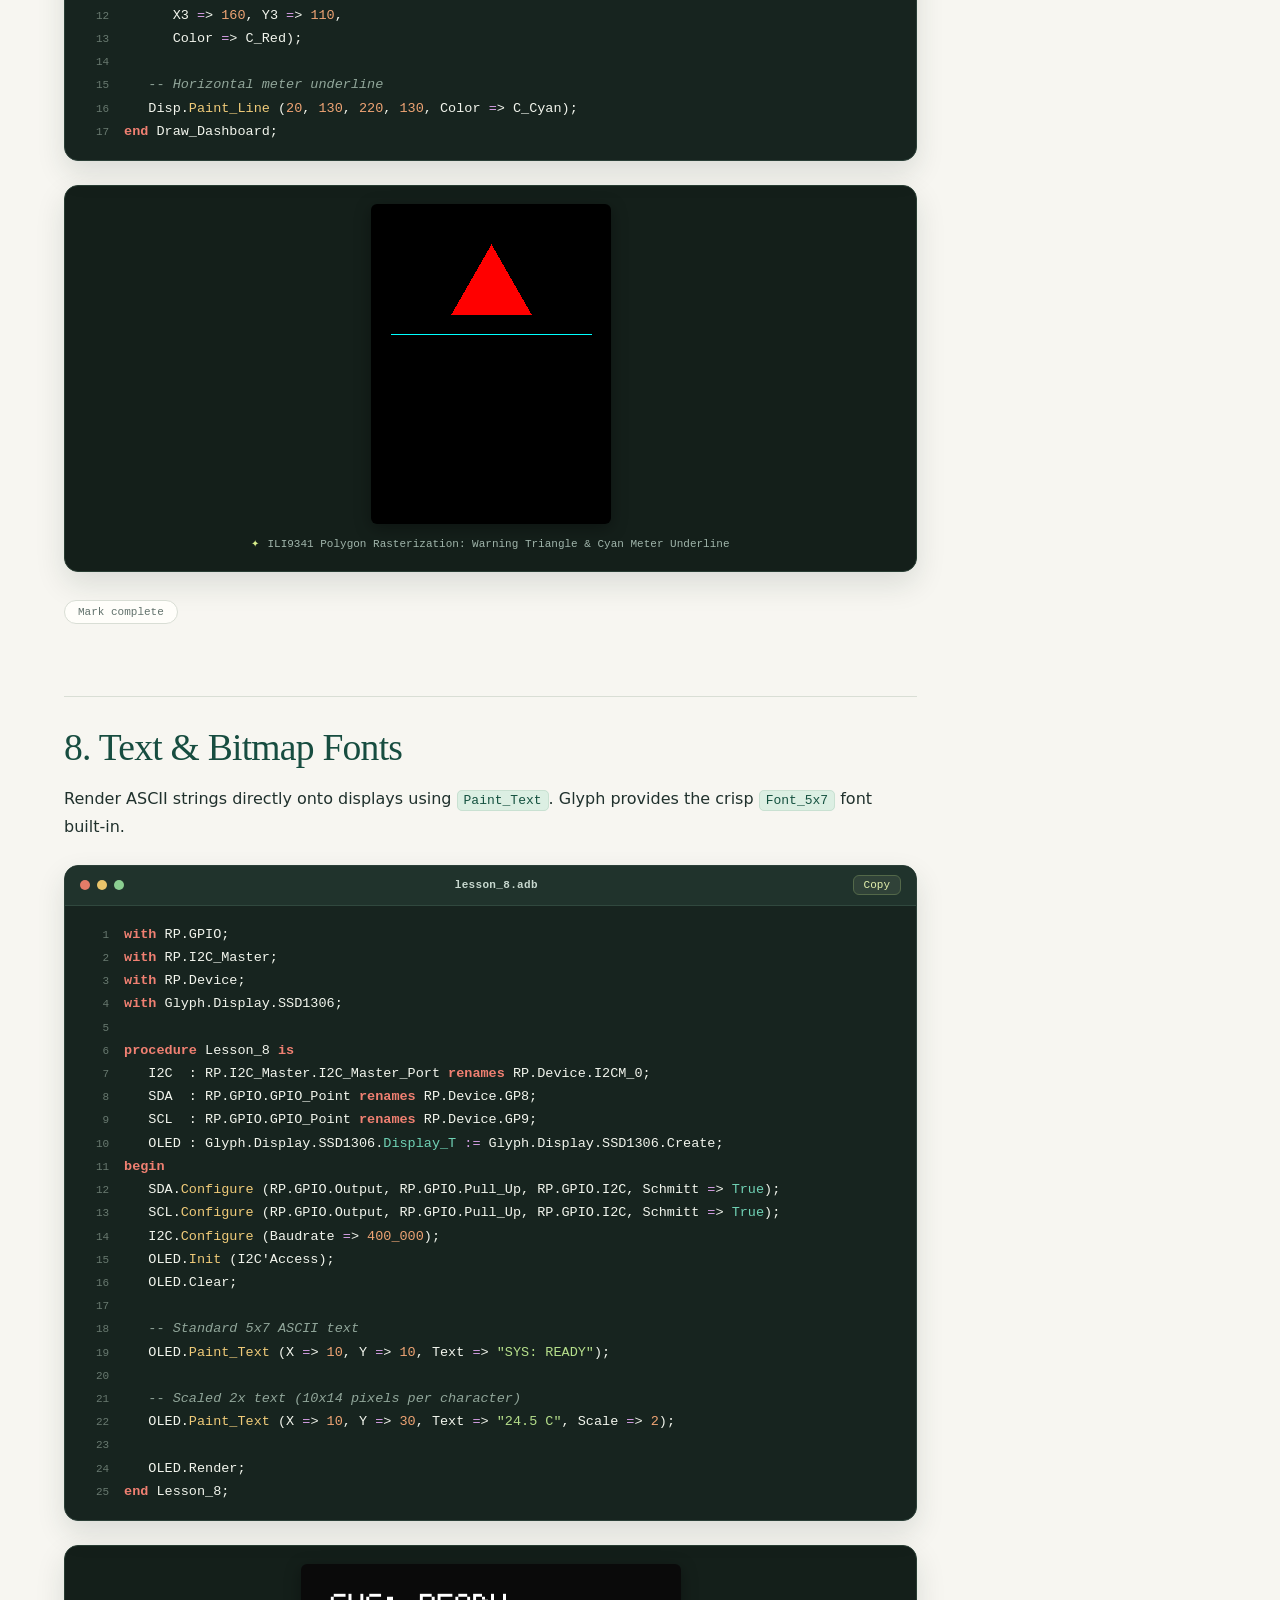
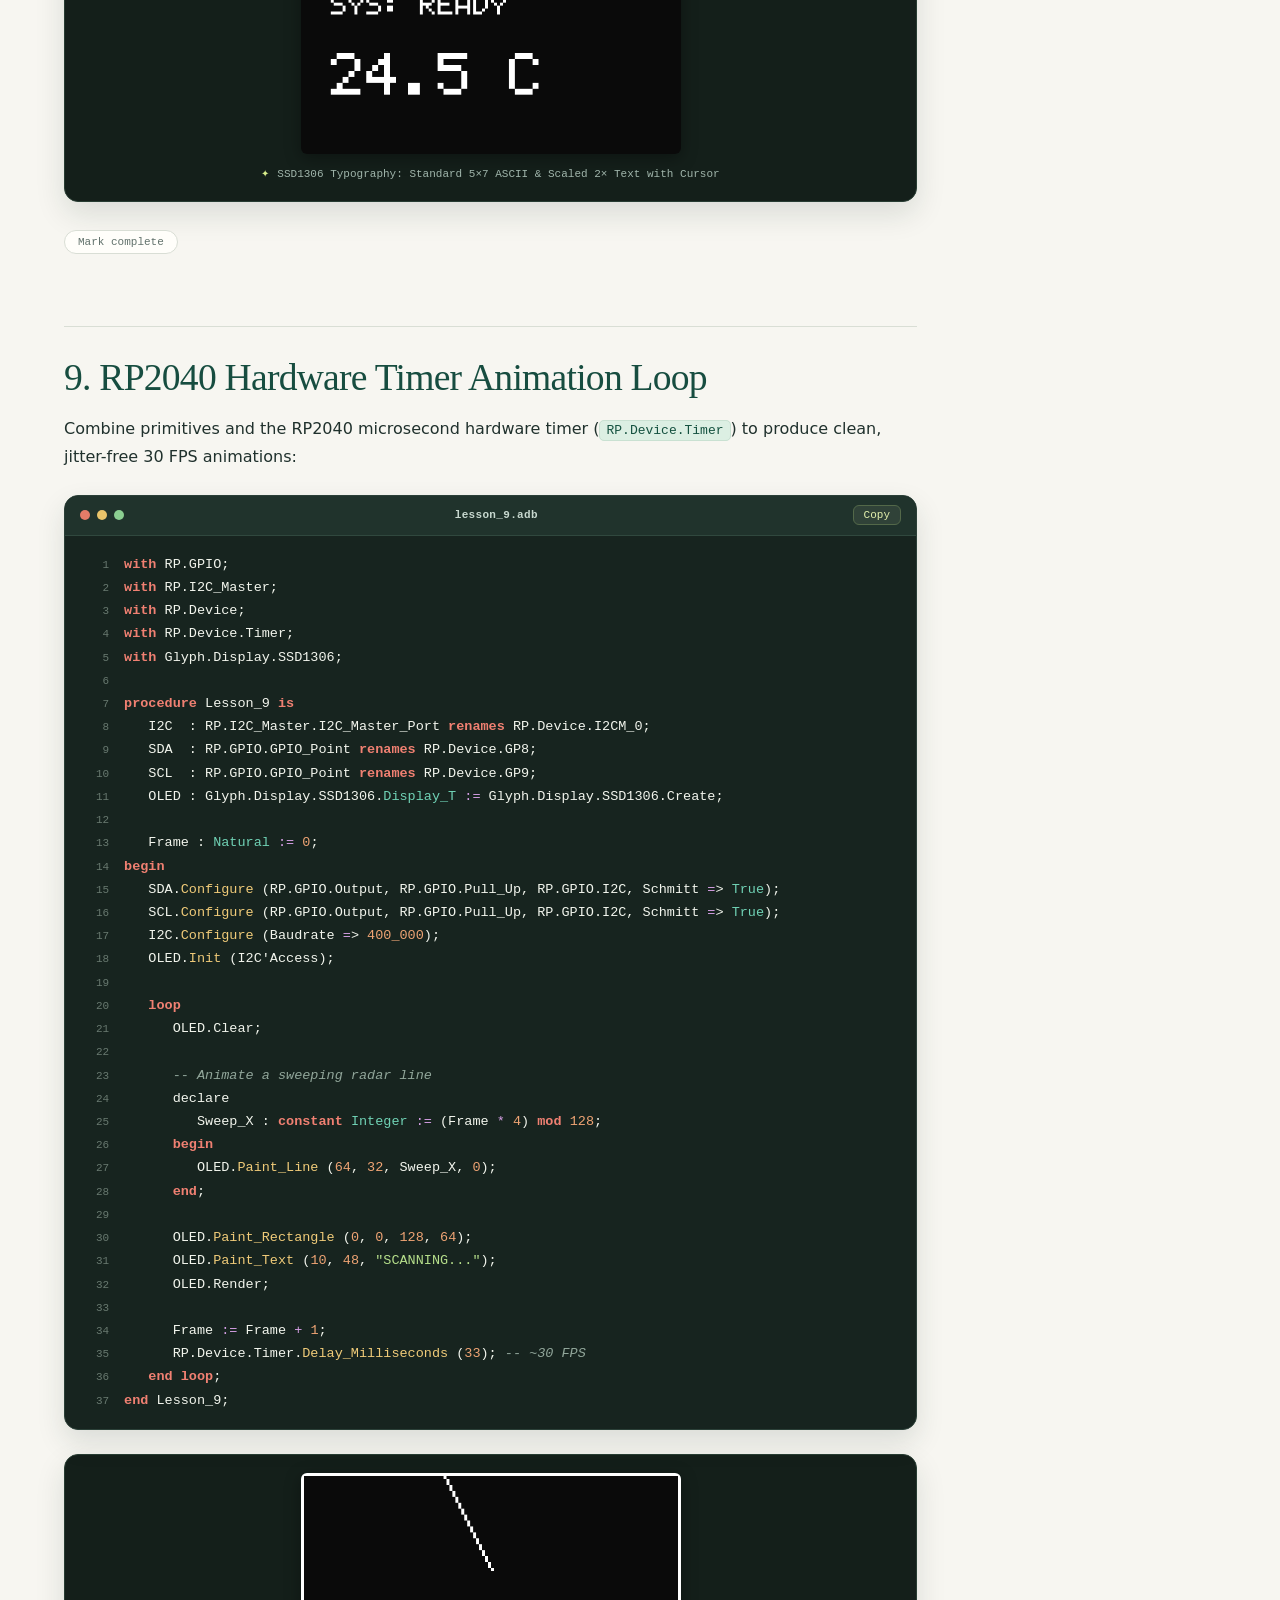
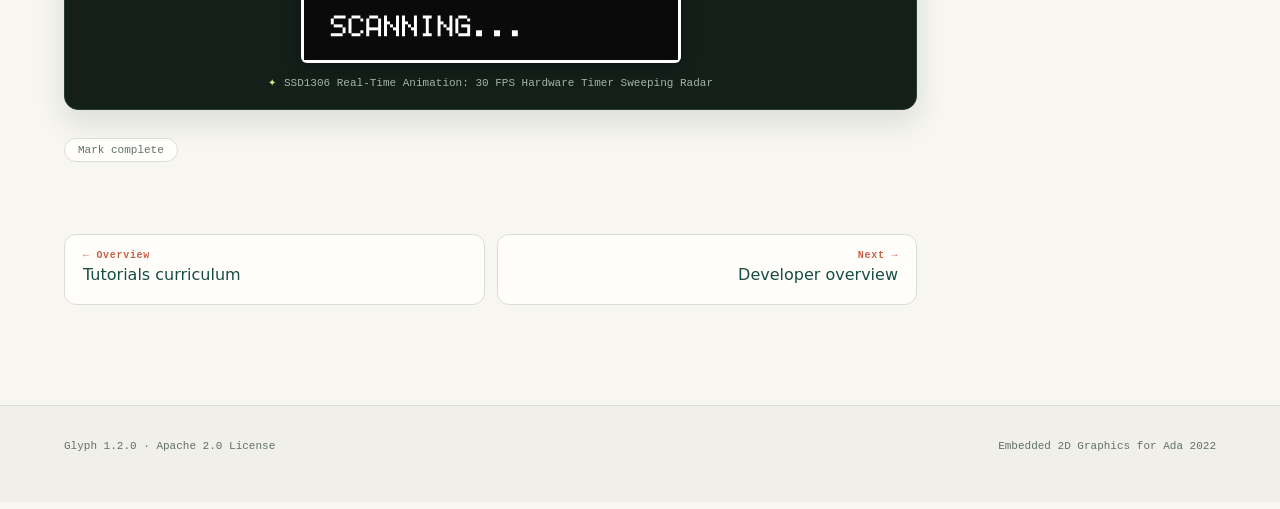
<file: docs/tutorials/beginner-guide.html>
<!doctype html><html lang="en"><head><meta charset="utf-8"><meta name="viewport" content="width=device-width,initial-scale=1"><title>Beginner guide · Glyph 1.2.0</title><link rel="stylesheet" href="../styles.css"><link rel="icon" href="data:image/svg+xml,<svg xmlns=%22http://www.w3.org/2000/svg%22 viewBox=%220 0 100 100%22><text y=%22.88em%22 font-size=%2286%22 fill=%22%23c96148%22>✦</text></svg>"></head><body data-r="../"><header><div class="w"><a class="brand" href="../index.html"><span class="brand-mark">✦</span><span>Glyph<i>.</i><sup>1.2.0</sup></span></a><nav><a href="../getting-started.html">Start</a><a href="../tutorials/index.html" class="on">Tutorials</a><a href="../developer-overview.html">Developer</a><a href="../reference.html">Reference</a></nav><button class="sb" id="sk">Search <kbd>Ctrl K</kbd></button><button class="mb" id="mb" aria-label="Menu">≡</button></div></header><div class="w doc"><article>

<div class="prog"><span id="pc"></span><i><b id="pb"></b></i></div>

<p class="eb" style="margin-top:36px">Interactive Beginner Course</p>
<h1>Beginner guide to Glyph</h1>
<p class="lead">An embedded-first introduction to 2D graphics in Ada 2022 on the RP2040. Every lesson uses real display drivers (SSD1306 OLED and ILI9341 color TFT), complete copy-pasteable programs, and hardware explanations.</p>

<div class="note">
  <p><b>Hardware Setup:</b> The lessons use a Raspberry Pi Pico (RP2040) with an SSD1306 OLED on I2C (SDA=GP8, SCL=GP9) and an ILI9341 color TFT on SPI (SCK=GP18, MOSI=GP19, CS=GP17, DC=GP20, RST=GP21). All code also runs identically in the desktop simulator.</p>
</div>

<!-- Lesson 1 -->
<h2 id="l1">1. SSD1306 Display Initialization (RP2040 I2C)</h2>
<p>In Glyph, you interact directly with display driver instances. For a monochrome 128x64 OLED, use <code>Glyph.Display.SSD1306</code>.</p>
<p><b>The Mental Model:</b> We configure the RP2040's hardware I2C port, initialize the display driver, clear its in-memory buffer, and flush it to the screen with <code>OLED.Render</code>.</p>

<pre><code>with RP.GPIO;
with RP.I2C_Master;
with RP.Device;
with Glyph.Display.SSD1306;

procedure Lesson_1 is
   I2C  : RP.I2C_Master.I2C_Master_Port renames RP.Device.I2CM_0;
   SDA  : RP.GPIO.GPIO_Point renames RP.Device.GP8;
   SCL  : RP.GPIO.GPIO_Point renames RP.Device.GP9;

   OLED : Glyph.Display.SSD1306.Display_T := Glyph.Display.SSD1306.Create;
begin
   -- Configure I2C pins with internal pull-ups
   SDA.Configure (RP.GPIO.Output, RP.GPIO.Pull_Up, RP.GPIO.I2C, Schmitt => True);
   SCL.Configure (RP.GPIO.Output, RP.GPIO.Pull_Up, RP.GPIO.I2C, Schmitt => True);
   I2C.Configure (Baudrate => 400_000);

   -- Connect OLED to I2C peripheral (defaults to address 0x3C)
   OLED.Init (I2C'Access);

   -- Clear the screen buffer and push to hardware
   OLED.Clear;
   OLED.Render;
end Lesson_1;</code></pre>

<p><b>Line-by-Line Breakdown:</b></p>
<ul>
  <li><code>Glyph.Display.SSD1306.Create(...)</code>: Creates the SSD1306 display instance with its internal 1,024-byte framebuffer allocated statically with zero heap usage.</li>
  <li><code>OLED.Init (I2C'Access)</code>: Transmits the SSD1306 initialization sequence (charge pump enable, display on, page addressing) over the RP2040 I2C bus.</li>
  <li><code>OLED.Clear</code>: Clears the display framebuffer to black.</li>
  <li><code>OLED.Render</code>: Transmits the framebuffer over I2C to the OLED controller.</li>
</ul>

<details><summary>Exercise 1: Initialize and verify clear screen</summary><div>
<p>Add a delay before and after clearing to see the screen initialize cleanly on boot:</p>
<pre><code>RP.Device.Timer.Delay_Milliseconds (50);
OLED.Clear;
OLED.Render;</code></pre>
</div></details>
<button class="done"></button>

<!-- Lesson 2 -->
<h2 id="l2">2. Plotting Pixels &amp; Clipping Safety</h2>
<p>The smallest unit of output is a pixel. Use <code>OLED.Paint_Pixel</code> to illuminate individual pixels at any <code>(X, Y)</code> coordinate.</p>
<p><b>Automatic Clipping:</b> On a 128x64 display, valid X is <code>0 .. 127</code> and Y is <code>0 .. 63</code>. If your code calculates an out-of-bounds coordinate (like <code>X => 200, Y => 90</code>), Glyph automatically clips it safely without memory corruption or microcontroller hard faults.</p>

<pre><code>with RP.GPIO;
with RP.I2C_Master;
with RP.Device;
with Glyph.Display.SSD1306;

procedure Lesson_2 is
   I2C  : RP.I2C_Master.I2C_Master_Port renames RP.Device.I2CM_0;
   SDA  : RP.GPIO.GPIO_Point renames RP.Device.GP8;
   SCL  : RP.GPIO.GPIO_Point renames RP.Device.GP9;

   OLED : Glyph.Display.SSD1306.Display_T :=
     Glyph.Display.SSD1306.Create;
begin
   SDA.Configure (RP.GPIO.Output, RP.GPIO.Pull_Up, RP.GPIO.I2C, Schmitt => True);
   SCL.Configure (RP.GPIO.Output, RP.GPIO.Pull_Up, RP.GPIO.I2C, Schmitt => True);
   I2C.Configure (Baudrate => 400_000);
   OLED.Init (I2C'Access);
   OLED.Clear;

   -- Plot the 4 corners of the OLED
   OLED.Paint_Pixel (X => 0,   Y => 0);
   OLED.Paint_Pixel (X => 127, Y => 0);
   OLED.Paint_Pixel (X => 0,   Y => 63);
   OLED.Paint_Pixel (X => 127, Y => 63);

   -- Out-of-bounds coordinates are safely ignored by the clipping engine
   OLED.Paint_Pixel (X => 250, Y => 90);

   OLED.Render;
end Lesson_2;</code></pre>

<div class="display-preview">
  <img src="../assets/lesson_2_pixels.gif" alt="Lesson 2 Pixel Plotting" width="380">
  <div class="caption">SSD1306 Pixel Output: 4-Corner Pinpointing &amp; Marching Dotted Row</div>
</div>

<details><summary>Exercise 2: Plot a dotted line across the middle</summary><div>
<p>Use a loop to plot every other pixel along row <code>Y = 32</code>:</p>
<pre><code>for X in 0 .. 63 loop
   OLED.Paint_Pixel (X => X * 2, Y => 32);
end loop;
OLED.Render;</code></pre>
</div></details>
<button class="done"></button>

<!-- Lesson 3 -->
<h2 id="l3">3. Lines &amp; Bresenham Rasterization</h2>
<p>Draw lines with <code>OLED.Paint_Line</code>. Glyph implements pure integer Bresenham line stepping with automatic fast orthogonal bypass for horizontal and vertical lines.</p>

<pre><code>with RP.GPIO;
with RP.I2C_Master;
with RP.Device;
with Glyph.Display.SSD1306;

procedure Lesson_3 is
   I2C  : RP.I2C_Master.I2C_Master_Port renames RP.Device.I2CM_0;
   SDA  : RP.GPIO.GPIO_Point renames RP.Device.GP8;
   SCL  : RP.GPIO.GPIO_Point renames RP.Device.GP9;
   OLED : Glyph.Display.SSD1306.Display_T := Glyph.Display.SSD1306.Create;
begin
   SDA.Configure (RP.GPIO.Output, RP.GPIO.Pull_Up, RP.GPIO.I2C, Schmitt => True);
   SCL.Configure (RP.GPIO.Output, RP.GPIO.Pull_Up, RP.GPIO.I2C, Schmitt => True);
   I2C.Configure (Baudrate => 400_000);
   OLED.Init (I2C'Access);
   OLED.Clear;

   -- Draw an 'X' across the screen
   OLED.Paint_Line (X1 => 0, Y1 => 0, X2 => 127, Y2 => 63);
   OLED.Paint_Line (X1 => 127, Y1 => 0, X2 => 0, Y2 => 63);

   -- Horizontal and vertical crosshairs (uses fast bitwise fill)
   OLED.Paint_Line (X1 => 0, Y1 => 32, X2 => 127, Y2 => 32);
   OLED.Paint_Line (X1 => 64, Y1 => 0, X2 => 64, Y2 => 63);

   OLED.Render;
end Lesson_3;</code></pre>

<div class="display-preview">
  <img src="../assets/lesson_3_lines.gif" alt="Lesson 3 Lines & Bresenham" width="380">
  <div class="caption">SSD1306 Lines: Bresenham Diagonal 'X' &amp; Fast Orthogonal Crosshairs</div>
</div>

<details><summary>Exercise 3: Draw a diagonal grid</summary><div>
<p>Draw diagonal hatch lines across the display:</p>
<pre><code>for Offset in 0 .. 5 loop
   OLED.Paint_Line (Offset * 25, 0, 0, Offset * 12);
end loop;
OLED.Render;</code></pre>
</div></details>
<button class="done"></button>

<!-- Lesson 4 -->
<h2 id="l4">4. Rectangles &amp; Progress Meters</h2>
<p>Glyph provides <code>OLED.Paint_Rectangle</code> for outline frames and <code>OLED.Paint_Filled_Rectangle</code> for solid bars and meters.</p>

<pre><code>with RP.GPIO;
with RP.I2C_Master;
with RP.Device;
with Glyph.Display.SSD1306;

procedure Lesson_4 is
   I2C  : RP.I2C_Master.I2C_Master_Port renames RP.Device.I2CM_0;
   SDA  : RP.GPIO.GPIO_Point renames RP.Device.GP8;
   SCL  : RP.GPIO.GPIO_Point renames RP.Device.GP9;
   OLED : Glyph.Display.SSD1306.Display_T := Glyph.Display.SSD1306.Create;
begin
   SDA.Configure (RP.GPIO.Output, RP.GPIO.Pull_Up, RP.GPIO.I2C, Schmitt => True);
   SCL.Configure (RP.GPIO.Output, RP.GPIO.Pull_Up, RP.GPIO.I2C, Schmitt => True);
   I2C.Configure (Baudrate => 400_000);
   OLED.Init (I2C'Access);
   OLED.Clear;

   -- Border frame around the whole display (128x64)
   OLED.Paint_Rectangle (0, 0, 128, 64);

   -- Progress bar outline
   OLED.Paint_Rectangle (10, 48, 108, 8);

   -- Filled progress bar (75 pixels filled, 4 pixels tall)
   OLED.Paint_Filled_Rectangle (12, 50, 75, 4);

   OLED.Render;
end Lesson_4;</code></pre>

<div class="display-preview">
  <img src="../assets/lesson_4_rectangles.gif" alt="Lesson 4 Rectangles & Progress Meters" width="380">
  <div class="caption">SSD1306 Rectangles: Border Frame &amp; Dynamic Progress Bar</div>
</div>

<details><summary>Exercise 4: Draw concentric picture frames</summary><div>
<p>Draw three nested frames spaced 4 pixels apart:</p>
<pre><code>for Inset in 0 .. 2 loop
   OLED.Paint_Rectangle
     (X      => Inset * 4,
      Y      => Inset * 4,
      Width  => 128 - (Inset * 8),
      Height => 64 - (Inset * 8));
end loop;
end loop;
OLED.Render;</code></pre>
</div></details>
<button class="done"></button>

<!-- Lesson 5 -->
<h2 id="l5">5. Circles, Arcs &amp; Gauges</h2>
<p>Render circles and gauges with <code>OLED.Paint_Circle</code> and <code>OLED.Paint_Filled_Circle</code> using the midpoint circle algorithm with zero floating-point operations.</p>

<pre><code>with RP.GPIO;
with RP.I2C_Master;
with RP.Device;
with Glyph.Display.SSD1306;

procedure Lesson_5 is
   I2C  : RP.I2C_Master.I2C_Master_Port renames RP.Device.I2CM_0;
   SDA  : RP.GPIO.GPIO_Point renames RP.Device.GP8;
   SCL  : RP.GPIO.GPIO_Point renames RP.Device.GP9;
   OLED : Glyph.Display.SSD1306.Display_T := Glyph.Display.SSD1306.Create;
begin
   SDA.Configure (RP.GPIO.Output, RP.GPIO.Pull_Up, RP.GPIO.I2C, Schmitt => True);
   SCL.Configure (RP.GPIO.Output, RP.GPIO.Pull_Up, RP.GPIO.I2C, Schmitt => True);
   I2C.Configure (Baudrate => 400_000);
   OLED.Init (I2C'Access);
   OLED.Clear;

   -- Concentric radar rings
   OLED.Paint_Circle (Center_X => 64, Center_Y => 32, Radius => 24);
   OLED.Paint_Circle (Center_X => 64, Center_Y => 32, Radius => 14);

   -- Solid center hub
   OLED.Paint_Filled_Circle (Center_X => 64, Center_Y => 32, Radius => 4);

   OLED.Render;
end Lesson_5;</code></pre>

<div class="display-preview">
  <img src="../assets/lesson_5_circles.gif" alt="Lesson 5 Circles & Gauges" width="380">
  <div class="caption">SSD1306 Circles: Concentric Radar Rings &amp; Solid Center Hub</div>
</div>

<details><summary>Exercise 5: Draw a moon crescent</summary><div>
<p>Draw a filled circle, then erase an overlapping part to make a crescent:</p>
<pre><code>OLED.Paint_Filled_Circle (64, 32, 18);
OLED.Paint_Filled_Circle (70, 28, 16, Color => Glyph.Colors.Off);
OLED.Render;</code></pre>
</div></details>
<button class="done"></button>

<!-- Lesson 6 -->
<h2 id="l6">6. ILI9341 240x320 SPI Color TFT</h2>
<p>For high-resolution 16-bit color displays, Glyph provides <code>Glyph.Display.ILI9341</code>. A full 240x320 frame buffer would consume 153.6 KB of RAM, but Glyph's transparent <code>Tile_Stream</code> mode renders in compact 32-row bands using only <b>15 KB of RAM</b>!</p>

<pre><code>with RP.GPIO;
with RP.SPI;
with RP.Device;
with Glyph.Display.ILI9341;
with Glyph.Colors;

procedure Lesson_6 is
   SPI   : RP.SPI.SPI_Port renames RP.Device.SPI_0;
   SCK   : RP.GPIO.GPIO_Point renames RP.Device.GP18;
   MOSI  : RP.GPIO.GPIO_Point renames RP.Device.GP19;
   MISO  : RP.GPIO.GPIO_Point renames RP.Device.GP16;
   CS    : RP.GPIO.GPIO_Point renames RP.Device.GP17;
   DC    : RP.GPIO.GPIO_Point renames RP.Device.GP20;
   Reset : RP.GPIO.GPIO_Point renames RP.Device.GP21;

   TFT   : Glyph.Display.ILI9341.Display_T := Glyph.Display.ILI9341.Create;
begin
   -- Configure SPI pins
   SCK.Configure (RP.GPIO.Output, RP.GPIO.Floating, RP.GPIO.SPI);
   MOSI.Configure (RP.GPIO.Output, RP.GPIO.Floating, RP.GPIO.SPI);
   MISO.Configure (RP.GPIO.Input, RP.GPIO.Floating, RP.GPIO.SPI);
   CS.Configure (RP.GPIO.Output, RP.GPIO.Floating, RP.GPIO.SIO);
   DC.Configure (RP.GPIO.Output, RP.GPIO.Floating, RP.GPIO.SIO);
   Reset.Configure (RP.GPIO.Output, RP.GPIO.Floating, RP.GPIO.SIO);

   SPI.Configure
     ((Role => RP.SPI.Master, Baud => 16_000_000, others => <>));

   TFT.Init (SPI => SPI'Access, DC => DC'Access, CS => CS'Access, Reset => Reset'Access);

   -- Draw directly with dot notation
   TFT.Clear (Glyph.Colors.Black);
   TFT.Paint_Rectangle (4, 4, 232, 312, Color => Glyph.Colors.White);
   TFT.Paint_Filled_Circle (120, 160, 40, Color => 16#07E0#); -- Green
   TFT.Render;
end Lesson_6;</code></pre>

<div class="display-preview">
  <img src="../assets/lesson_6_ili9341.gif" alt="Lesson 6 ILI9341 Color TFT" width="240">
  <div class="caption">ILI9341 16-Bit RGB565 Output: White Frame &amp; Green Disc (240×320)</div>
</div>
<button class="done"></button>

<!-- Lesson 7 -->
<h2 id="l7">7. Color Shapes &amp; Filled Triangles</h2>
<p>Render arbitrary 3-point polygons and color shapes on ILI9341 with <code>Paint_Triangle</code> and <code>Paint_Filled_Triangle</code>:</p>

<pre><code>-- Inside your ILI9341 draw procedure:
procedure Draw_Dashboard (Disp : in out Glyph.Display.ILI9341.Display_T) is
   C_Red   : constant Glyph.Colors.RGB565 := 16#F800#;
   C_Cyan  : constant Glyph.Colors.RGB565 := 16#07FF#;
begin
   Disp.Clear (Glyph.Colors.Black);

   -- Upward warning indicator triangle
   Disp.Paint_Filled_Triangle
     (X1 => 120, Y1 => 40,
      X2 => 80,  Y2 => 110,
      X3 => 160, Y3 => 110,
      Color => C_Red);

   -- Horizontal meter underline
   Disp.Paint_Line (20, 130, 220, 130, Color => C_Cyan);
end Draw_Dashboard;</code></pre>

<div class="display-preview">
  <img src="../assets/lesson_7_triangles.gif" alt="Lesson 7 Color Shapes & Triangles" width="240">
  <div class="caption">ILI9341 Polygon Rasterization: Warning Triangle &amp; Cyan Meter Underline</div>
</div>
<button class="done"></button>

<!-- Lesson 8 -->
<h2 id="l8">8. Text &amp; Bitmap Fonts</h2>
<p>Render ASCII strings directly onto displays using <code>Paint_Text</code>. Glyph provides the crisp <code>Font_5x7</code> font built-in.</p>

<pre><code>with RP.GPIO;
with RP.I2C_Master;
with RP.Device;
with Glyph.Display.SSD1306;

procedure Lesson_8 is
   I2C  : RP.I2C_Master.I2C_Master_Port renames RP.Device.I2CM_0;
   SDA  : RP.GPIO.GPIO_Point renames RP.Device.GP8;
   SCL  : RP.GPIO.GPIO_Point renames RP.Device.GP9;
   OLED : Glyph.Display.SSD1306.Display_T := Glyph.Display.SSD1306.Create;
begin
   SDA.Configure (RP.GPIO.Output, RP.GPIO.Pull_Up, RP.GPIO.I2C, Schmitt => True);
   SCL.Configure (RP.GPIO.Output, RP.GPIO.Pull_Up, RP.GPIO.I2C, Schmitt => True);
   I2C.Configure (Baudrate => 400_000);
   OLED.Init (I2C'Access);
   OLED.Clear;

   -- Standard 5x7 ASCII text
   OLED.Paint_Text (X => 10, Y => 10, Text => "SYS: READY");

   -- Scaled 2x text (10x14 pixels per character)
   OLED.Paint_Text (X => 10, Y => 30, Text => "24.5 C", Scale => 2);

   OLED.Render;
end Lesson_8;</code></pre>

<div class="display-preview">
  <img src="../assets/lesson_8_text.gif" alt="Lesson 8 Text & Bitmap Fonts" width="380">
  <div class="caption">SSD1306 Typography: Standard 5×7 ASCII &amp; Scaled 2× Text with Cursor</div>
</div>
<button class="done"></button>

<!-- Lesson 9 -->
<h2 id="l9">9. RP2040 Hardware Timer Animation Loop</h2>
<p>Combine primitives and the RP2040 microsecond hardware timer (<code>RP.Device.Timer</code>) to produce clean, jitter-free 30 FPS animations:</p>

<pre><code>with RP.GPIO;
with RP.I2C_Master;
with RP.Device;
with RP.Device.Timer;
with Glyph.Display.SSD1306;

procedure Lesson_9 is
   I2C  : RP.I2C_Master.I2C_Master_Port renames RP.Device.I2CM_0;
   SDA  : RP.GPIO.GPIO_Point renames RP.Device.GP8;
   SCL  : RP.GPIO.GPIO_Point renames RP.Device.GP9;
   OLED : Glyph.Display.SSD1306.Display_T := Glyph.Display.SSD1306.Create;

   Frame : Natural := 0;
begin
   SDA.Configure (RP.GPIO.Output, RP.GPIO.Pull_Up, RP.GPIO.I2C, Schmitt => True);
   SCL.Configure (RP.GPIO.Output, RP.GPIO.Pull_Up, RP.GPIO.I2C, Schmitt => True);
   I2C.Configure (Baudrate => 400_000);
   OLED.Init (I2C'Access);

   loop
      OLED.Clear;

      -- Animate a sweeping radar line
      declare
         Sweep_X : constant Integer := (Frame * 4) mod 128;
      begin
         OLED.Paint_Line (64, 32, Sweep_X, 0);
      end;

      OLED.Paint_Rectangle (0, 0, 128, 64);
      OLED.Paint_Text (10, 48, "SCANNING...");
      OLED.Render;

      Frame := Frame + 1;
      RP.Device.Timer.Delay_Milliseconds (33); -- ~30 FPS
   end loop;
end Lesson_9;</code></pre>

<div class="display-preview">
  <img src="../assets/lesson_9_animation.gif" alt="Lesson 9 30 FPS Animation Loop" width="380">
  <div class="caption">SSD1306 Real-Time Animation: 30 FPS Hardware Timer Sweeping Radar</div>
</div>
<button class="done"></button>

<div class="pn">
  <a href="index.html"><small>← Overview</small>Tutorials curriculum</a>
  <a href="../developer-overview.html"><small>Next →</small>Developer overview</a>
</div>

</article><aside id="toc"></aside></div>

<footer><div class="w"><span>Glyph 1.2.0 · Apache 2.0 License</span><span>Embedded 2D Graphics for Ada 2022</span></div></footer>

<div id="pal"><div><input id="pi" placeholder="Search Glyph documentation…"><div id="pl"></div></div></div>

<script src="../docs.js"></script>
</body></html>
</file>
<file: docs/styles.css>
:root{
  --bg:#f7f6f1;--paper:#fffefa;--paper-2:#f0efe8;--ink:#20312d;--muted:#61716b;
  --line:#d9ded5;--green:#174d40;--green-2:#236b57;--mint:#dcefe3;--lime:#d8ed8b;
  --coral:#c96148;--coral-soft:#f7e6df;--serif:"Iowan Old Style","Palatino Linotype",Palatino,Georgia,serif;
  --mono:ui-monospace,"SF Mono",Menlo,Consolas,monospace
}
*{box-sizing:border-box;margin:0}
html{scroll-behavior:smooth;scroll-padding-top:90px}
body{background:var(--bg);color:var(--ink);font:16px/1.75 system-ui,-apple-system,"Segoe UI",sans-serif;-webkit-font-smoothing:antialiased}
::selection{background:var(--lime);color:var(--ink)}
button{font:inherit;color:inherit;background:none;border:0;cursor:pointer}
a{color:var(--green-2);text-underline-offset:3px}
:focus-visible{outline:3px solid var(--coral);outline-offset:3px;border-radius:5px}
.w{width:100%;max-width:1500px;padding:0 clamp(22px,5vw,84px);margin:0 auto}
header{position:sticky;top:0;z-index:9;background:rgba(255,254,250,.92);backdrop-filter:blur(16px);border-bottom:1px solid var(--line)}
header .w{display:flex;align-items:center;height:72px;gap:28px}
.brand{display:flex;align-items:center;gap:10px;font:700 23px var(--serif);text-decoration:none;color:var(--green)}
.brand-mark{display:inline-flex;align-items:center;justify-content:center;width:32px;height:32px;border-radius:8px;background:var(--paper-2);border:1px solid var(--line);color:var(--coral);font-size:19px;line-height:1}
.brand img{width:34px;height:34px;border-radius:9px;object-fit:contain;display:block}.brand i{color:var(--coral);font-style:normal}.brand sup{font:10px var(--mono);color:var(--muted);margin-left:6px}
header nav{display:flex;gap:clamp(13px,2.2vw,30px);margin-left:auto;align-items:center}
header nav a{font-size:14px;font-weight:600;color:var(--muted);text-decoration:none;padding:7px 0;border-bottom:2px solid transparent;transition:.18s}
header nav a:hover{color:var(--green)}header nav a.on{color:var(--green);border-color:var(--coral)}
.sb{display:flex;gap:10px;align-items:center;border:1px solid var(--line);background:var(--paper);border-radius:9px;padding:7px 12px;font-size:13px;color:var(--muted)}.sb:hover{border-color:var(--green-2);color:var(--green)}
kbd{font:10px var(--mono);border:1px solid var(--line);border-radius:4px;padding:1px 5px;color:var(--muted);background:var(--paper-2)}.mb{display:none;font-size:24px;color:var(--green)}
.doc{display:grid;grid-template-columns:minmax(0,1fr) 235px;gap:clamp(36px,5vw,84px);padding-top:54px;padding-bottom:100px}
article{width:100%;max-width:940px;min-width:0}article>h1:first-child,article>.eb:first-child{margin-top:8px}
.eb{font:700 11px var(--mono);letter-spacing:.12em;text-transform:uppercase;color:var(--coral);margin-bottom:14px}
h1{font:500 clamp(2.55rem,5vw,4.3rem)/1.02 var(--serif);letter-spacing:-.035em;margin-bottom:20px;color:var(--green)}h1 em{color:var(--coral);font-style:normal}
h2{font:500 clamp(1.75rem,3vw,2.35rem)/1.12 var(--serif);letter-spacing:-.02em;margin:72px 0 16px;padding-top:30px;border-top:1px solid var(--line);color:var(--green)}
h3{font:700 14px var(--mono);margin:34px 0 9px;color:var(--green-2)}
p{margin:13px 0;color:var(--ink)}.lead{font-size:clamp(1.08rem,1.5vw,1.28rem);line-height:1.62;color:#465a53;max-width:850px}
code{font:13px var(--mono)}p code,li code,td code,summary code{color:#14513f;background:var(--mint);border:1px solid #c9e1d2;padding:2px 6px;border-radius:5px}
ul,ol{margin:14px 0 14px 24px;color:var(--ink)}li{margin:6px 0;padding-left:3px}li::marker{color:var(--coral)}
pre{position:relative;font:13.5px/1.72 var(--mono);background:#17241f;border:1px solid #2b4038;border-radius:14px;padding:0;margin:24px 0;overflow:hidden;tab-size:4;box-shadow:0 12px 28px rgba(30,55,45,.13)}
.mac-bar{display:flex;align-items:center;justify-content:space-between;height:40px;padding:0 15px;background:#20332c;border-bottom:1px solid #30483e;user-select:none}
.mac-dots{display:flex;align-items:center;gap:7px;width:60px}.mac-dot{width:10px;height:10px;border-radius:50%;display:inline-block}.mac-dot.r{background:#e47c68}.mac-dot.y{background:#e9c46a}.mac-dot.g{background:#8bcf91}
.mac-title{font:600 11px var(--mono);color:#c7d8cf;letter-spacing:.03em}pre .cb{font:11px var(--mono);color:#e2efac;border:1px solid #536849;border-radius:6px;padding:3px 10px;background:#304238;cursor:pointer;transition:.15s}pre .cb:hover{background:var(--lime);border-color:var(--lime);color:var(--ink)}
pre code{display:block;font:inherit;padding:17px 20px;overflow-x:auto;color:#f2f5ed;counter-reset:ln}.line{display:block;min-height:1.72em}.line::before{counter-increment:ln;content:counter(ln);display:inline-block;width:2.2em;margin-right:1.35em;color:#83958a;text-align:right;user-select:none;font-size:11px;opacity:.75}pre.sh .line::before,pre.raw .line::before{display:none}
.k{color:#f08072;font-weight:600}.t{color:#70d2b5}.f{color:#f0cb79}.s{color:#b6df8b}.n{color:#efa474}.o{color:#d7a0e7}.c{color:#91a69a;font-style:italic}.b{color:#ffa36c;font-weight:600}.flg{color:#d8ed8b}.cmd{color:#f0cb79;font-weight:600}.sc{color:#70d2b5}
table{width:100%;border-collapse:separate;border-spacing:0;margin:22px 0;font-size:14px;background:var(--paper);border:1px solid var(--line);border-radius:12px;overflow:hidden}th{font:700 11px var(--mono);letter-spacing:.07em;text-transform:uppercase;color:var(--green);text-align:left;background:var(--mint)}th,td{padding:12px 15px;border-bottom:1px solid var(--line);vertical-align:top}tr:last-child td{border-bottom:0}td{color:#46564f}td:first-child{color:var(--ink);font-weight:650}
.note{border:1px solid #e8c4b7;border-left:4px solid var(--coral);background:var(--coral-soft);padding:14px 18px;border-radius:0 10px 10px 0;margin:22px 0}.note p{margin:4px 0;color:#513d36;font-size:15px}
.hero{padding:clamp(28px,5vw,64px);margin:0 0 34px;border-radius:22px;background:var(--green);color:#fffefa;box-shadow:0 16px 36px rgba(23,77,64,.14);position:relative;overflow:hidden}.hero:after{content:"";position:absolute;width:330px;height:330px;border-radius:50%;background:rgba(216,237,139,.12);right:-90px;top:-140px}.hero>*{position:relative;z-index:1}.hero h1{color:#fffefa;max-width:760px}.hero h1 em{color:var(--lime)}.hero .eb{color:var(--lime)}.hero p{color:#e5efe9}.hero .lead{color:#e2eee7}.cta{display:flex;flex-wrap:wrap;gap:12px;margin:28px 0 4px}
.btn{display:inline-flex;align-items:center;justify-content:center;min-height:44px;padding:9px 20px;border-radius:999px;border:1px solid #9ab6a8;font-size:14px;font-weight:650;text-decoration:none;color:var(--green);background:var(--paper);transition:.18s}.btn:hover{transform:translateY(-1px);border-color:var(--lime)}.btn.p{background:var(--lime);border-color:var(--lime);color:var(--green);font-weight:750}.hero .btn:not(.p){background:transparent;border-color:#8eaa9d;color:#fffefa}
.grid{display:grid;grid-template-columns:repeat(auto-fit,minmax(min(100%,250px),1fr));gap:14px;margin:24px 0}.card{display:block;border:1px solid var(--line);border-radius:14px;padding:22px;background:var(--paper);text-decoration:none;color:var(--ink);transition:.2s}.card:hover{border-color:#8fbaa7;box-shadow:0 10px 24px rgba(35,75,60,.09);transform:translateY(-2px)}.card b{font:500 21px var(--serif);display:block;color:var(--green)}.card span{color:var(--muted);font-size:14px;line-height:1.6;display:block;margin-top:7px}.card small{font:700 10px var(--mono);letter-spacing:.08em;color:var(--coral)}
details{border:1px solid var(--line);border-radius:11px;margin:14px 0;background:var(--paper)}summary{padding:13px 16px;cursor:pointer;font-size:14px;font-weight:650;color:var(--green);list-style:none}summary::before{content:"＋ ";color:var(--coral);font-family:var(--mono)}details[open]>summary::before{content:"− "}details>div{padding:0 16px 10px}
.fl{display:flex;flex-wrap:wrap;gap:7px;margin:22px 0}.fl span{font:12px var(--mono);border:1px solid var(--line);border-radius:7px;padding:7px 10px;color:var(--muted);background:var(--paper)}.fl span:not(:last-child)::after{content:"→";color:var(--coral);margin-left:10px}.fl span:nth-child(even){color:var(--green)}
.les{list-style:none;margin:20px 0;padding:0;counter-reset:l}.les li{counter-increment:l;display:flex;gap:17px;padding:17px 0;border-bottom:1px solid var(--line)}.les li::before{content:counter(l,decimal-leading-zero);font:700 11px var(--mono);color:var(--coral);padding-top:5px}.les a{color:var(--green);font:500 20px var(--serif);text-decoration:none}.les a:hover{color:var(--coral)}.les p{margin:4px 0 0;font-size:14px;color:var(--muted)}
.done{font:11px var(--mono);border:1px solid var(--line);border-radius:999px;padding:5px 13px;color:var(--muted);margin-top:6px;background:var(--paper)}.done.on{border-color:var(--green-2);color:var(--green);background:var(--mint)}
.prog{position:sticky;top:80px;z-index:5;margin:0 0 24px;padding:12px 16px;font:11px var(--mono);color:var(--green);background:var(--paper);border:1px solid var(--line);border-radius:11px}.prog i{display:block;height:4px;background:var(--paper-2);border-radius:3px;margin-top:8px;overflow:hidden}.prog b{display:block;height:100%;width:0;background:var(--coral);transition:.3s}
.pn{display:grid;grid-template-columns:1fr 1fr;gap:12px;margin-top:72px}.pn a{border:1px solid var(--line);border-radius:12px;padding:15px 18px;text-decoration:none;color:var(--green);background:var(--paper);transition:.2s}.pn a:hover{border-color:#8fbaa7}.pn small{display:block;font:700 10px var(--mono);color:var(--coral);letter-spacing:.07em}.pn a:last-child{text-align:right}
aside{position:sticky;top:100px;align-self:start;font-size:12px;border-left:1px solid var(--line);padding:5px 0 5px 17px}aside b{display:block;font:700 10px var(--mono);letter-spacing:.12em;color:var(--coral);margin-bottom:12px;text-transform:uppercase}aside a{display:block;color:var(--muted);text-decoration:none;padding:4px 0;line-height:1.45;margin-bottom:5px}aside a:hover,aside a.on{color:var(--green);font-weight:700}
footer{border-top:1px solid var(--line);padding:34px 0 50px;color:var(--muted);font:11px var(--mono);background:#f0efe8}footer .w{display:flex;justify-content:space-between;gap:16px}
#pal{position:fixed;inset:0;background:rgba(26,44,37,.38);backdrop-filter:blur(4px);display:none;justify-content:center;align-items:flex-start;padding-top:14vh;z-index:20}#pal.on{display:flex}#pal>div{width:min(660px,92vw);background:var(--paper);border:1px solid var(--line);border-radius:14px;overflow:hidden;box-shadow:0 20px 60px rgba(20,45,35,.22)}#pal input{width:100%;background:none;border:0;border-bottom:1px solid var(--line);padding:16px 18px;color:var(--ink);font:inherit;outline:0}#pal a{display:flex;justify-content:space-between;padding:10px 18px;color:var(--ink);text-decoration:none;font-size:14px}#pal a.on{background:var(--mint);color:var(--green);font-weight:700}#pal a small{color:var(--coral);font-family:var(--mono)}
@media(max-width:1050px){.doc{grid-template-columns:minmax(0,1fr) 190px;gap:30px}.w{padding-left:26px;padding-right:26px}header .w{gap:18px}header nav{gap:14px}}
@media(max-width:820px){.doc{display:block;padding-top:34px}article{max-width:100%}aside{display:none}header .w{height:64px}header nav{display:none;position:fixed;inset:64px 0 auto;background:var(--paper);border-bottom:1px solid var(--line);flex-direction:column;align-items:stretch;padding:14px 26px 22px;gap:2px;box-shadow:0 16px 24px rgba(20,45,35,.12)}header nav a{font-size:16px;padding:10px 2px;border-bottom:1px solid var(--line)}body.open header nav{display:flex}.mb{display:block;margin-left:0}.sb{margin-left:auto}.grid{grid-template-columns:1fr 1fr}.hero{padding:30px 24px}.hero:after{right:-190px}}
@media(max-width:560px){.w{padding-left:19px;padding-right:19px}header .w{gap:12px}.brand{font-size:20px}.brand img{width:30px;height:30px}.brand sup{font-size:9px}.sb{padding:6px 9px}.sb kbd{display:none}.doc{padding-top:26px;padding-bottom:64px}h1{font-size:2.55rem}h2{margin-top:54px;font-size:1.8rem}.lead{font-size:1.08rem}.grid{grid-template-columns:1fr}.hero{border-radius:16px;margin-left:-3px;margin-right:-3px}.cta .btn{flex:1}.pn{grid-template-columns:1fr;margin-top:48px}.pn a:last-child{text-align:left}table{font-size:13px}th,td{padding:9px 9px}pre code{padding:14px 13px;font-size:12px}.line::before{margin-right:.7em;width:1.6em}footer .w{flex-direction:column;gap:8px}}
@media(prefers-reduced-motion:reduce){*,*:before,*:after{scroll-behavior:auto!important;transition:none!important;animation:none!important}}


/* Diagram & Visual Flow Styles */
.diag-box {
  background: var(--paper);
  border: 1px solid var(--line);
  border-radius: 16px;
  padding: 28px 24px;
  margin: 28px 0;
  box-shadow: 0 8px 24px rgba(23, 77, 64, 0.06);
}
.diag-title {
  font: 700 11px var(--mono);
  letter-spacing: 0.1em;
  text-transform: uppercase;
  color: var(--coral);
  margin-bottom: 20px;
  text-align: center;
}
.arch-tree {
  display: flex;
  flex-direction: column;
  align-items: center;
  gap: 10px;
}
.arch-node {
  background: var(--paper-2);
  border: 1px solid var(--line);
  border-radius: 10px;
  padding: 12px 20px;
  text-align: center;
  width: min(100%, 420px);
  box-shadow: 0 2px 8px rgba(0,0,0,0.03);
  transition: transform 0.15s ease, border-color 0.15s ease;
}
.arch-node:hover {
  transform: translateY(-2px);
  border-color: var(--green-2);
}
.arch-node.highlight {
  background: var(--mint);
  border-color: #8fbaa7;
}
.arch-node.highlight b {
  color: var(--green);
}
.arch-node b {
  display: block;
  font: 600 15px var(--mono);
  color: var(--green);
}
.arch-node small {
  display: block;
  font-size: 12px;
  color: var(--muted);
  margin-top: 2px;
}
.arch-arrow {
  color: var(--coral);
  font: 700 16px var(--mono);
  user-select: none;
}
.arch-branches {
  display: grid;
  grid-template-columns: 1fr 1fr;
  gap: 18px;
  width: 100%;
  max-width: 680px;
}
.arch-branch-col {
  display: flex;
  flex-direction: column;
  align-items: center;
  gap: 10px;
}
.arch-branch-header {
  font: 700 11px var(--mono);
  letter-spacing: 0.08em;
  text-transform: uppercase;
  color: var(--green-2);
  margin-bottom: 4px;
}
@media (max-width: 640px) {
  .arch-branches {
    grid-template-columns: 1fr;
  }
}

/* Stepper Pipeline Styles */
.pipeline-flow {
  display: flex;
  flex-direction: column;
  gap: 12px;
  position: relative;
  padding-left: 10px;
}
.pipeline-flow::before {
  content: "";
  position: absolute;
  left: 27px;
  top: 15px;
  bottom: 15px;
  width: 2px;
  background: var(--line);
}
.pipe-step {
  display: flex;
  align-items: flex-start;
  gap: 18px;
  position: relative;
  z-index: 1;
}
.pipe-num {
  width: 34px;
  height: 34px;
  border-radius: 50%;
  background: var(--paper);
  border: 2px solid var(--coral);
  color: var(--coral);
  font: 700 13px var(--mono);
  display: flex;
  align-items: center;
  justify-content: center;
  flex-shrink: 0;
  box-shadow: 0 2px 6px rgba(201, 97, 72, 0.15);
}
.pipe-content {
  background: var(--paper);
  border: 1px solid var(--line);
  border-radius: 10px;
  padding: 12px 18px;
  flex-grow: 1;
  transition: transform 0.15s ease, border-color 0.15s ease;
}
.pipe-content:hover {
  transform: translateX(3px);
  border-color: var(--green-2);
}
.pipe-content b {
  display: block;
  font: 600 14px var(--mono);
  color: var(--green);
}
.pipe-content p {
  margin: 3px 0 0;
  font-size: 13px;
  color: var(--muted);
  line-height: 1.45;
}

/* Dependency Stack Styles */
.dep-layers {
  display: flex;
  flex-direction: column-reverse;
  gap: 8px;
  max-width: 600px;
  margin: 0 auto;
}
.dep-layer {
  display: flex;
  align-items: center;
  gap: 14px;
  padding: 11px 16px;
  border-radius: 9px;
  border: 1px solid var(--line);
  background: var(--paper);
  transition: transform 0.15s ease;
}
.dep-layer:hover {
  transform: translateX(4px);
}
.dep-lvl {
  font: 700 11px var(--mono);
  padding: 2px 7px;
  border-radius: 5px;
  background: var(--paper-2);
  color: var(--coral);
  white-space: nowrap;
}
.dep-info b {
  font: 600 13.5px var(--mono);
  color: var(--green);
}
.dep-info span {
  display: block;
  font-size: 12px;
  color: var(--muted);
}
.dep-layer.root {
  background: var(--mint);
  border-color: #8fbaa7;
}
.dep-layer.root .dep-lvl {
  background: var(--green);
  color: var(--lime);
}

/* Display Output Visual Previews */
.display-preview {
  display: flex;
  flex-direction: column;
  align-items: center;
  background: #141f1a;
  border: 1px solid #283d33;
  border-radius: 14px;
  padding: 18px 20px;
  margin: 22px 0;
  box-shadow: 0 12px 30px rgba(20, 45, 35, 0.12);
  text-align: center;
}
.display-preview img {
  border-radius: 6px;
  box-shadow: 0 4px 16px rgba(0, 0, 0, 0.35);
  max-width: 100%;
  height: auto;
  display: block;
}
.display-preview .caption {
  margin-top: 12px;
  font: 11px/1.5 var(--mono);
  color: #a0b5ab;
  display: flex;
  align-items: center;
  gap: 8px;
}
.display-preview .caption::before {
  content: "✦";
  color: var(--lime);
  font-size: 10px;
}
.showcase-banner {
  display: grid;
  grid-template-columns: repeat(auto-fit, minmax(280px, 1fr));
  gap: 18px;
  margin: 32px 0 40px;
}
.showcase-item {
  display: flex;
  flex-direction: column;
  align-items: center;
  justify-content: center;
  background: #141f1a;
  border: 1px solid #283d33;
  border-radius: 16px;
  padding: 20px;
  box-shadow: 0 12px 28px rgba(20, 45, 35, 0.12);
  text-align: center;
}
.showcase-item img {
  border-radius: 6px;
  display: block;
  max-height: 200px;
  object-fit: contain;
}
.showcase-item span {
  display: block;
  margin-top: 14px;
  font: 11.5px var(--mono);
  color: #a0b5ab;
}
.showcase-item span b {
  color: var(--lime);
}
</file>
